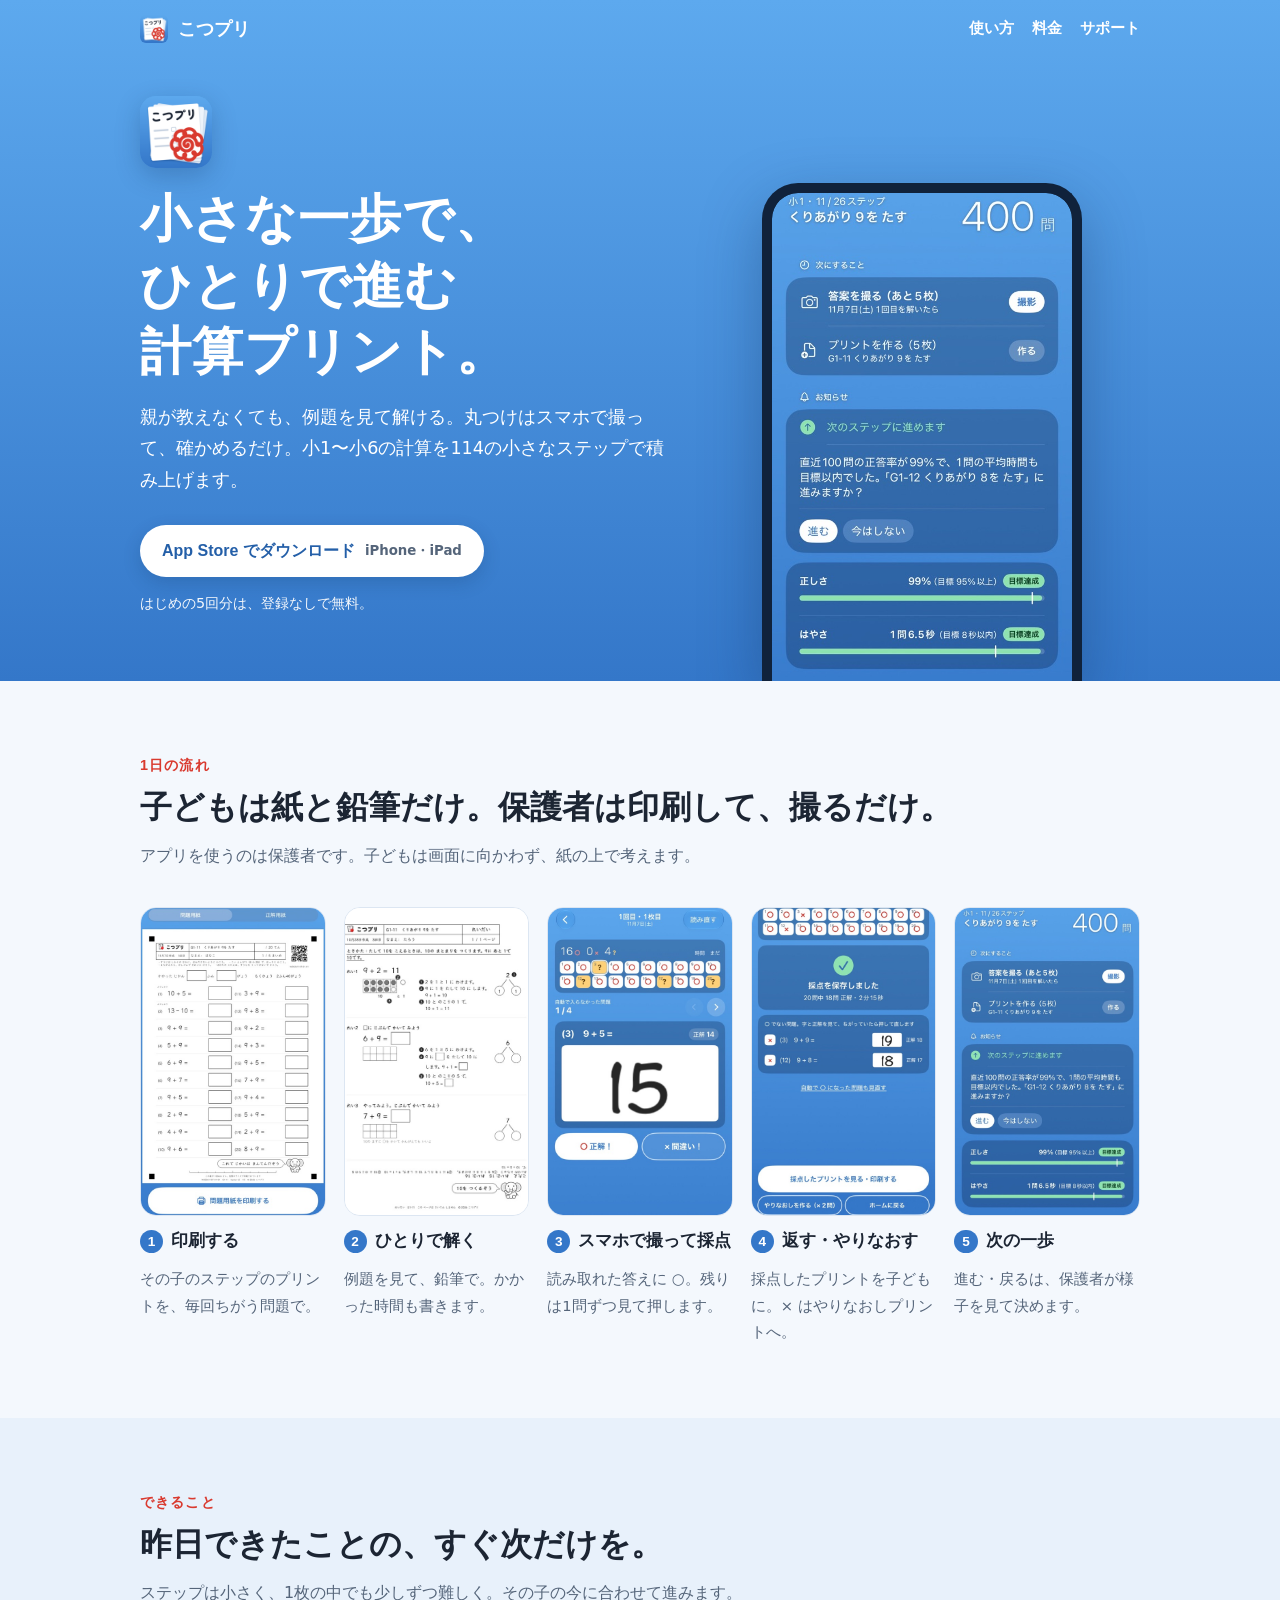
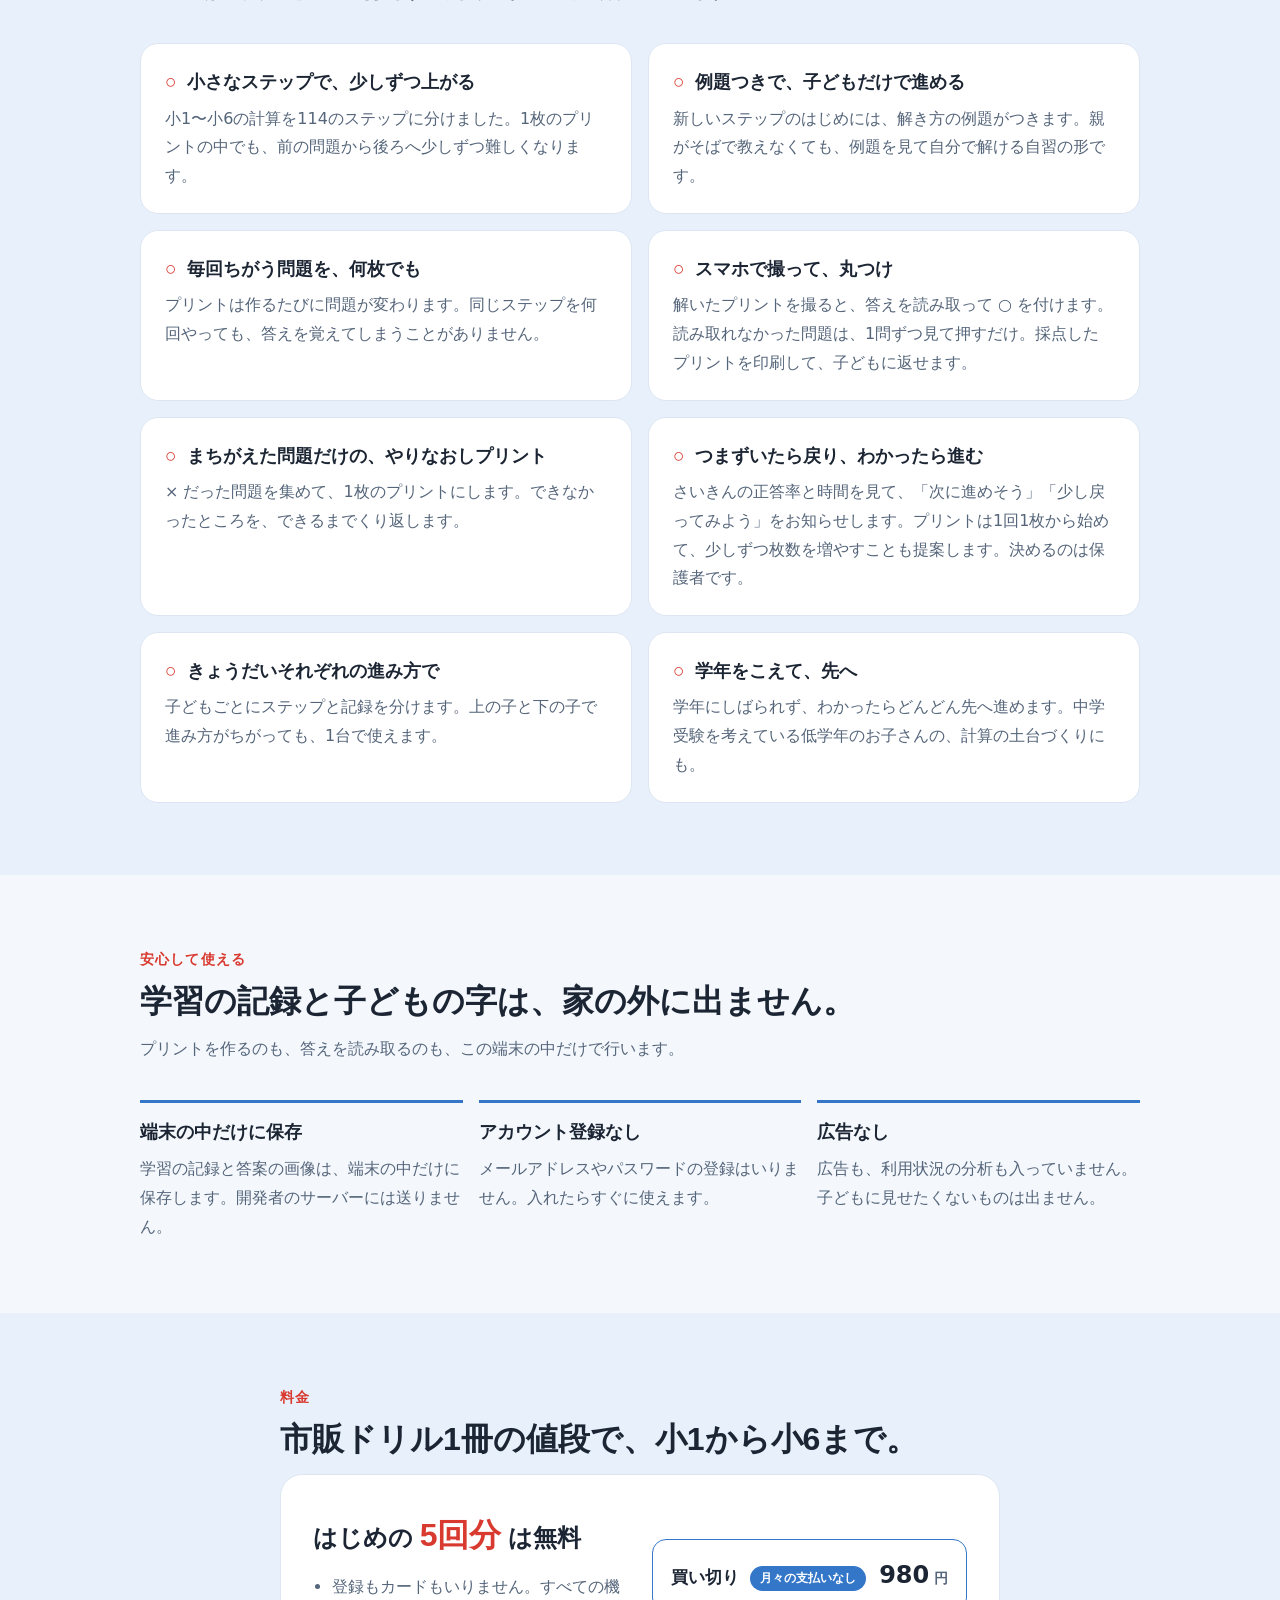
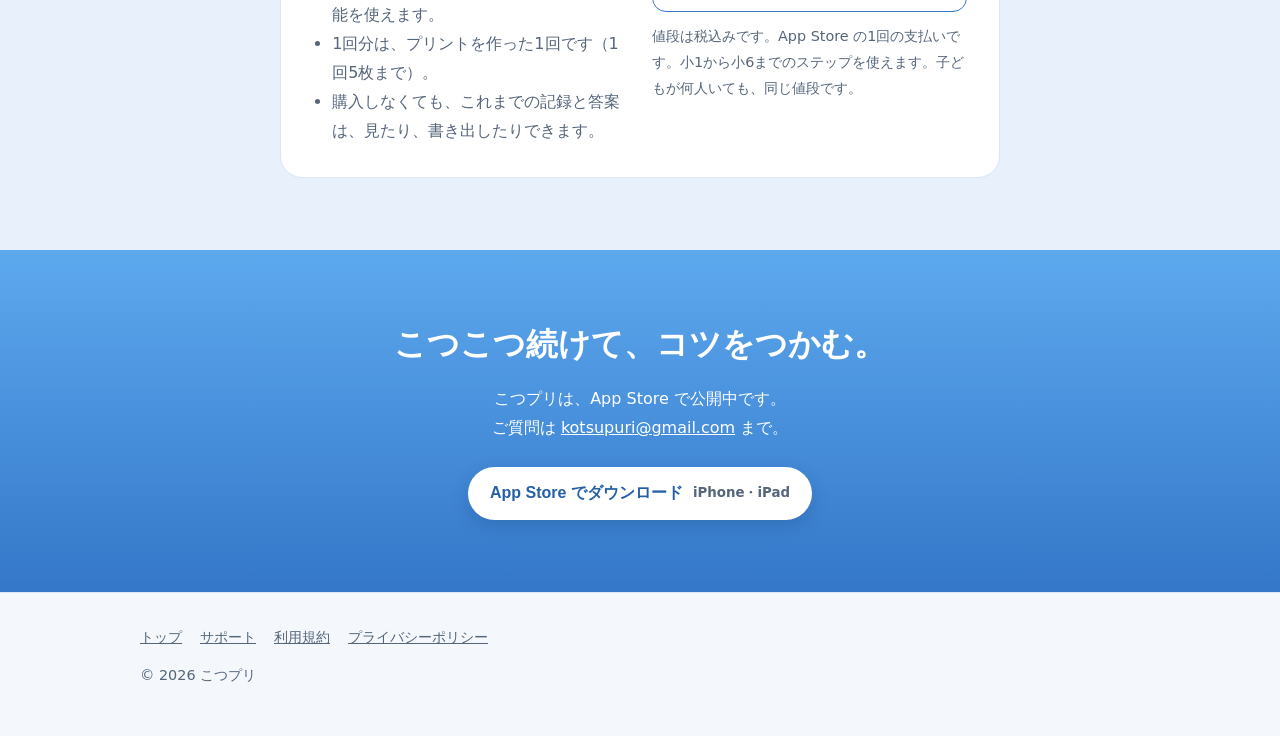
<file: index.html>
<!doctype html>
<html lang="ja">
<head>
<meta charset="utf-8">
<meta name="viewport" content="width=device-width, initial-scale=1">
<title>こつプリ｜小学生の計算プリントをスマホで丸つけ（iPhone・iPad アプリ）</title>
<meta name="description" content="小1〜小6の計算を114のステップに分けた、小学生の計算プリントのアプリ。例題つきのプリントを印刷して、子どもがひとりで解き、スマホで撮って採点。市販ドリル1冊の値段で、くり返し取り組めます。はじめの5回分は無料です。">
<link rel="canonical" href="https://kotsupuri.github.io/">
<link rel="icon" href="images/icon-64.png" type="image/png">
<link rel="apple-touch-icon" href="images/icon-180.png">
<meta name="theme-color" content="#5DA9EE">
<meta name="apple-itunes-app" content="app-id=6830672966">
<meta property="og:type" content="website">
<meta property="og:site_name" content="こつプリ">
<meta property="og:title" content="こつプリ｜小学生の計算プリントをスマホで丸つけ">
<meta property="og:description" content="例題つきのプリントを印刷して、子どもがひとりで解き、スマホで撮って採点。市販ドリル1冊の値段で、小1から小6まで。">
<meta property="og:url" content="https://kotsupuri.github.io/">
<meta property="og:image" content="https://kotsupuri.github.io/images/ogp_x.png">
<meta property="og:image:width" content="1200">
<meta property="og:image:height" content="630">
<meta property="og:locale" content="ja_JP">
<meta name="twitter:card" content="summary_large_image">
<link rel="stylesheet" href="style.css">
<script type="application/ld+json">
{
  "@context": "https://schema.org",
  "@type": "SoftwareApplication",
  "name": "こつプリ",
  "alternateName": "Kotsupuri",
  "description": "小1〜小6の計算を114のステップに分けた、小学生の計算プリントのアプリ。例題つきのプリントを印刷して子どもがひとりで解き、スマホで撮って採点します。",
  "applicationCategory": "EducationalApplication",
  "operatingSystem": "iOS 18 以上（iPhone）、iPadOS 18 以上（iPad）",
  "inLanguage": "ja",
  "url": "https://kotsupuri.github.io/",
  "downloadUrl": "https://apps.apple.com/jp/app/id6830672966",
  "image": "https://kotsupuri.github.io/images/icon-512.png",
  "offers": [
    { "@type": "Offer", "name": "はじめの5回分", "price": "0", "priceCurrency": "JPY" },
    { "@type": "Offer", "name": "買い切り", "price": "980", "priceCurrency": "JPY" }
  ]
}
</script>
</head>
<body>
<header class="topbar on-hero">
  <div class="wrap bar">
    <a class="brand" href="./"><img src="images/icon-64.png" alt="" width="28" height="28">こつプリ</a>
    <nav><a href="#flow">使い方</a><a href="#price">料金</a><a href="support.html">サポート</a></nav>
  </div>
</header>

<div class="hero">
  <div class="wrap hero-grid">
    <div class="hero-copy">
      <p class="app-name"><img src="images/icon-180.png" alt="こつプリのアイコン" width="72" height="72"></p>
      <h1><span>小さな一歩で、</span><span>ひとりで進む</span><span>計算プリント。</span></h1>
      <p class="lead">親が教えなくても、例題を見て解ける。丸つけはスマホで撮って、確かめるだけ。小1〜小6の計算を114の小さなステップで積み上げます。</p>
      <a class="badge" href="https://apps.apple.com/jp/app/id6830672966">App Store でダウンロード <small>iPhone・iPad</small></a>
      <p class="hero-note">はじめの5回分は、登録なしで無料。</p>
    </div>
    <div class="hero-phone">
      <div class="phone"><img src="images/screen-decide.jpg" alt="ホームの画面。次にすること（答案を撮る・プリントを作る）と、次のステップに進めるというお知らせ" width="540" height="880"></div>
    </div>
  </div>
</div>

<main>
  <section id="flow">
    <div class="wrap">
      <p class="eyebrow">1日の流れ</p>
      <h2><span>子どもは紙と鉛筆だけ。</span><span>保護者は印刷して、撮るだけ。</span></h2>
      <p class="section-lead">アプリを使うのは保護者です。子どもは画面に向かわず、紙の上で考えます。</p>
      <ol class="flow">
        <li>
          <figure><img src="images/screen-print.jpg" alt="プリントの印刷の画面" loading="lazy" width="540" height="900"></figure>
          <h3>印刷する</h3>
          <p>その子のステップのプリントを、毎回ちがう問題で。</p>
        </li>
        <li>
          <figure><img src="images/screen-solve.jpg" alt="印刷した計算プリント" loading="lazy" width="540" height="764"></figure>
          <h3>ひとりで解く</h3>
          <p>例題を見て、鉛筆で。かかった時間も書きます。</p>
        </li>
        <li>
          <figure><img src="images/screen-grade.jpg" alt="撮った答案を採点する画面" loading="lazy" width="540" height="900"></figure>
          <h3>スマホで撮って採点</h3>
          <p>読み取れた答えに ○。残りは1問ずつ見て押します。</p>
        </li>
        <li>
          <figure><img src="images/screen-retry.jpg" alt="採点を保存した画面と、やりなおしを作るボタン" loading="lazy" width="540" height="900"></figure>
          <h3>返す・やりなおす</h3>
          <p>採点したプリントを子どもに。× はやりなおしプリントへ。</p>
        </li>
        <li>
          <figure><img src="images/screen-decide.jpg" alt="次のステップに進めるというお知らせ" loading="lazy" width="540" height="880"></figure>
          <h3>次の一歩</h3>
          <p>進む・戻るは、保護者が様子を見て決めます。</p>
        </li>
      </ol>
    </div>
  </section>

  <section class="alt" id="features">
    <div class="wrap">
      <p class="eyebrow">できること</p>
      <h2><span>昨日できたことの、</span><span>すぐ次だけを。</span></h2>
      <p class="section-lead">ステップは小さく、1枚の中でも少しずつ難しく。その子の今に合わせて進みます。</p>
      <div class="features">
        <div class="feature"><h3><span class="mark" aria-hidden="true">○</span>小さなステップで、少しずつ上がる</h3><p>小1〜小6の計算を114のステップに分けました。1枚のプリントの中でも、前の問題から後ろへ少しずつ難しくなります。</p></div>
        <div class="feature"><h3><span class="mark" aria-hidden="true">○</span>例題つきで、子どもだけで進める</h3><p>新しいステップのはじめには、解き方の例題がつきます。親がそばで教えなくても、例題を見て自分で解ける自習の形です。</p></div>
        <div class="feature"><h3><span class="mark" aria-hidden="true">○</span>毎回ちがう問題を、何枚でも</h3><p>プリントは作るたびに問題が変わります。同じステップを何回やっても、答えを覚えてしまうことがありません。</p></div>
        <div class="feature"><h3><span class="mark" aria-hidden="true">○</span>スマホで撮って、丸つけ</h3><p>解いたプリントを撮ると、答えを読み取って ○ を付けます。読み取れなかった問題は、1問ずつ見て押すだけ。採点したプリントを印刷して、子どもに返せます。</p></div>
        <div class="feature"><h3><span class="mark" aria-hidden="true">○</span>まちがえた問題だけの、やりなおしプリント</h3><p>× だった問題を集めて、1枚のプリントにします。できなかったところを、できるまでくり返します。</p></div>
        <div class="feature"><h3><span class="mark" aria-hidden="true">○</span>つまずいたら戻り、わかったら進む</h3><p>さいきんの正答率と時間を見て、「次に進めそう」「少し戻ってみよう」をお知らせします。プリントは1回1枚から始めて、少しずつ枚数を増やすことも提案します。決めるのは保護者です。</p></div>
        <div class="feature"><h3><span class="mark" aria-hidden="true">○</span>きょうだいそれぞれの進み方で</h3><p>子どもごとにステップと記録を分けます。上の子と下の子で進み方がちがっても、1台で使えます。</p></div>
        <div class="feature"><h3><span class="mark" aria-hidden="true">○</span>学年をこえて、先へ</h3><p>学年にしばられず、わかったらどんどん先へ進めます。中学受験を考えている低学年のお子さんの、計算の土台づくりにも。</p></div>
      </div>
    </div>
  </section>

  <section id="promise">
    <div class="wrap">
      <p class="eyebrow">安心して使える</p>
      <h2><span>学習の記録と子どもの字は、</span><span>家の外に出ません。</span></h2>
      <p class="section-lead">プリントを作るのも、答えを読み取るのも、この端末の中だけで行います。</p>
      <div class="promises">
        <div class="promise"><h3>端末の中だけに保存</h3><p>学習の記録と答案の画像は、端末の中だけに保存します。開発者のサーバーには送りません。</p></div>
        <div class="promise"><h3>アカウント登録なし</h3><p>メールアドレスやパスワードの登録はいりません。入れたらすぐに使えます。</p></div>
        <div class="promise"><h3>広告なし</h3><p>広告も、利用状況の分析も入っていません。子どもに見せたくないものは出ません。</p></div>
      </div>
    </div>
  </section>

  <section class="alt" id="price">
    <div class="wrap narrow">
      <p class="eyebrow">料金</p>
      <h2><span>市販ドリル1冊の値段で、</span><span>小1から小6まで。</span></h2>
      <div class="price">
        <div>
          <p class="price-free"><span>はじめの <strong>5回分</strong></span> <span>は無料</span></p>
          <ul>
            <li>登録もカードもいりません。すべての機能を使えます。</li>
            <li>1回分は、プリントを作った1回です（1回5枚まで）。</li>
            <li>購入しなくても、これまでの記録と答案は、見たり、書き出したりできます。</li>
          </ul>
        </div>
        <div class="plans">
          <div class="plan best"><b>買い切り <span class="tag">月々の支払いなし</span></b><span class="amount">980<small> 円</small></span></div>
          <p class="note">値段は税込みです。App Store の1回の支払いです。小1から小6までのステップを使えます。子どもが何人いても、同じ値段です。</p>
        </div>
      </div>
    </div>
  </section>

  <section class="cta">
    <div class="wrap narrow">
      <h2><span>こつこつ続けて、</span><span>コツをつかむ。</span></h2>
      <p>こつプリは、App Store で公開中です。<br>ご質問は <a href="mailto:kotsupuri@gmail.com" style="color:#fff">kotsupuri@gmail.com</a> まで。</p>
      <a class="badge" href="https://apps.apple.com/jp/app/id6830672966">App Store でダウンロード <small>iPhone・iPad</small></a>
    </div>
  </section>
</main>

<footer class="footer"><div class="wrap"><nav><a href="./">トップ</a><a href="support.html">サポート</a><a href="terms.html">利用規約</a><a href="privacy.html">プライバシーポリシー</a></nav><p>© 2026 こつプリ</p></div></footer>
</body>
</html>
</file>
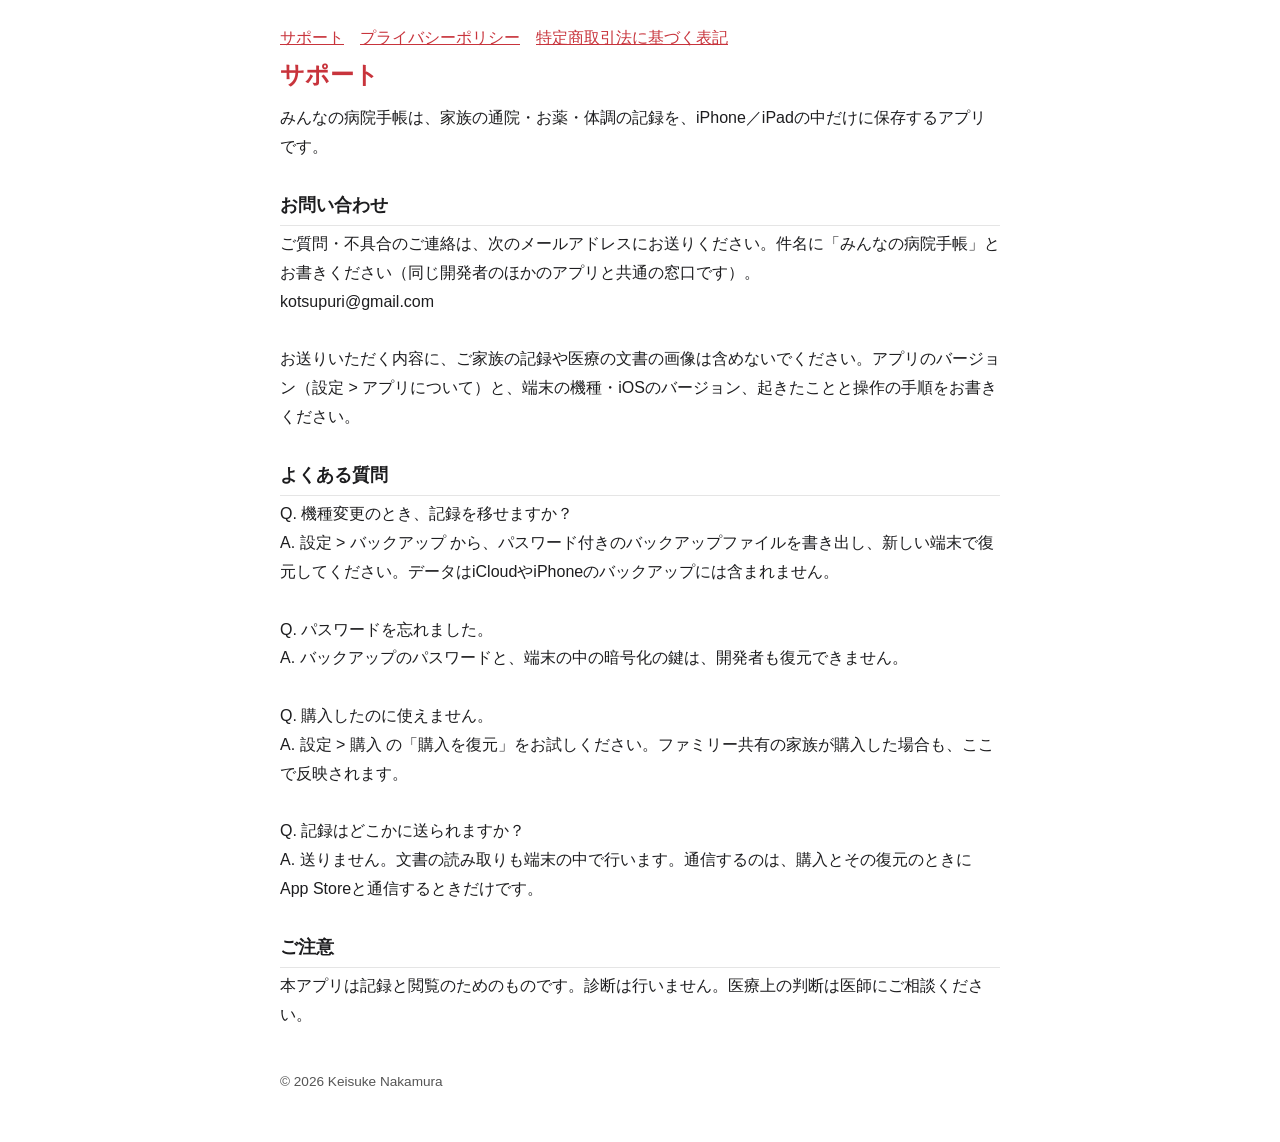
<file: familyhealthrecords/index.html>
<!doctype html>
<html lang="ja"><head><meta charset="utf-8"><meta name="viewport" content="width=device-width,initial-scale=1">
<title>サポート｜みんなの病院手帳</title><style>
:root{--bg:#ffffff;--text:#1d1d1f;--sub:#555;--accent:#C8343C;--line:#e5e5e5}
@media (prefers-color-scheme:dark){:root{--bg:#111;--text:#f2f2f2;--sub:#aaa;--accent:#E0555C;--line:#333}}
body{background:var(--bg);color:var(--text);font-family:-apple-system,"Hiragino Sans","Hiragino Kaku Gothic ProN",sans-serif;line-height:1.8;margin:0}
main{max-width:720px;margin:0 auto;padding:24px 16px 48px}
h1{font-size:1.5rem;color:var(--accent);margin:0 0 8px}
h2{font-size:1.1rem;margin:28px 0 4px;border-bottom:1px solid var(--line);padding-bottom:4px}
p{margin:4px 0 12px;white-space:pre-wrap}
nav a{color:var(--accent);margin-right:16px}
footer{color:var(--sub);font-size:.85rem;margin-top:40px}
</style></head>
<body><main>
<nav><a href="index.html">サポート</a><a href="privacy.html">プライバシーポリシー</a><a href="tokushoho.html">特定商取引法に基づく表記</a></nav>
<h1>サポート</h1>
<p>みんなの病院手帳は、家族の通院・お薬・体調の記録を、iPhone／iPadの中だけに保存するアプリです。</p>
<h2>お問い合わせ</h2>
<p>ご質問・不具合のご連絡は、次のメールアドレスにお送りください。件名に「みんなの病院手帳」とお書きください（同じ開発者のほかのアプリと共通の窓口です）。
kotsupuri@gmail.com

お送りいただく内容に、ご家族の記録や医療の文書の画像は含めないでください。アプリのバージョン（設定 &gt; アプリについて）と、端末の機種・iOSのバージョン、起きたことと操作の手順をお書きください。</p>
<h2>よくある質問</h2>
<p>Q. 機種変更のとき、記録を移せますか？
A. 設定 &gt; バックアップ から、パスワード付きのバックアップファイルを書き出し、新しい端末で復元してください。データはiCloudやiPhoneのバックアップには含まれません。

Q. パスワードを忘れました。
A. バックアップのパスワードと、端末の中の暗号化の鍵は、開発者も復元できません。

Q. 購入したのに使えません。
A. 設定 &gt; 購入 の「購入を復元」をお試しください。ファミリー共有の家族が購入した場合も、ここで反映されます。

Q. 記録はどこかに送られますか？
A. 送りません。文書の読み取りも端末の中で行います。通信するのは、購入とその復元のときにApp Storeと通信するときだけです。</p>
<h2>ご注意</h2>
<p>本アプリは記録と閲覧のためのものです。診断は行いません。医療上の判断は医師にご相談ください。</p>

<footer>© 2026 Keisuke Nakamura</footer>
</main></body></html>
</file>
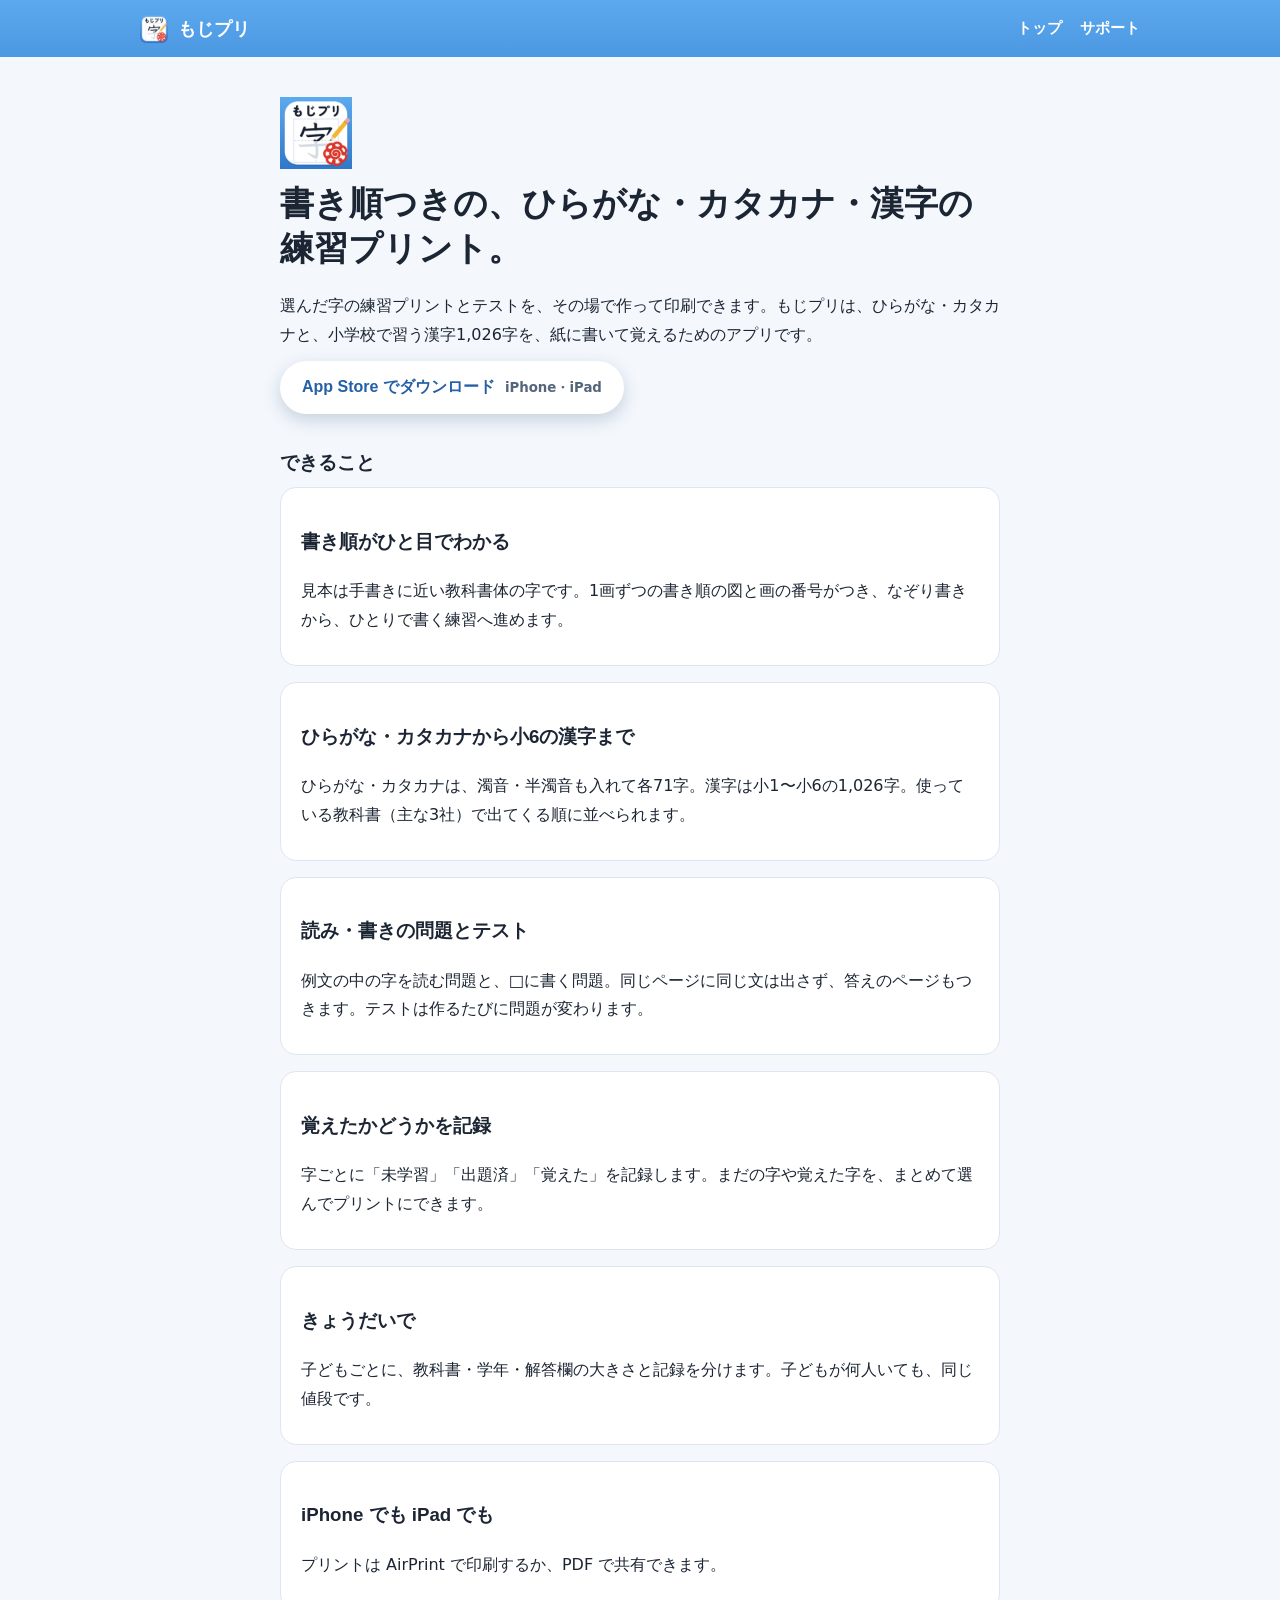
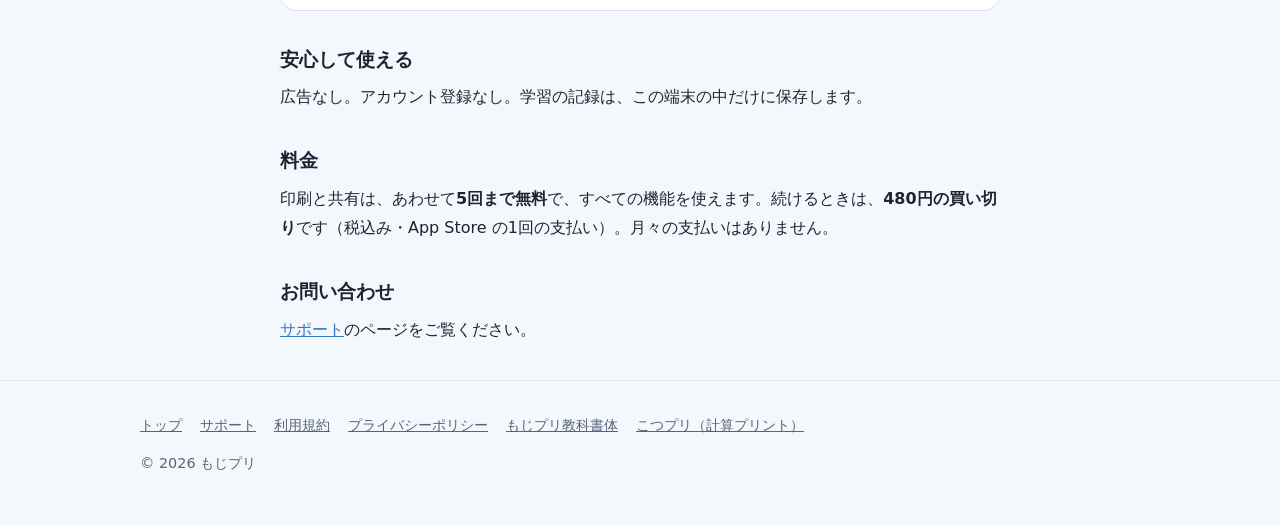
<file: mojipuri/index.html>
<!doctype html>
<html lang="ja">
<head>
<meta charset="utf-8">
<meta name="viewport" content="width=device-width, initial-scale=1">
<title>もじプリ</title>
<meta name="description" content="ひらがな・カタカナと小1〜小6の漢字1,026字の、書き順つき練習プリントとテストを作るアプリ「もじプリ」。">
<link rel="canonical" href="https://kotsupuri.github.io/mojipuri/">
<link rel="icon" href="images/icon-64.png" type="image/png">
<link rel="apple-touch-icon" href="images/icon-180.png">
<meta property="og:type" content="website">
<meta property="og:site_name" content="もじプリ">
<meta property="og:title" content="もじプリ">
<meta property="og:image" content="https://kotsupuri.github.io/mojipuri/images/icon-512.png">
<link rel="stylesheet" href="style.css">
</head>
<body>
<header class="topbar"><div class="wrap bar"><a class="brand" href="./"><img src="images/icon-64.png" alt="" width="28" height="28">もじプリ</a><nav><a href="./">トップ</a><a href="support.html">サポート</a></nav></div></header>
<main class="wrap narrow page">
  <h1><img src="images/icon-180.png" alt="もじプリのアイコン" width="72" height="72" style="display:block;margin-bottom:12px"><span>書き順つきの、</span><span>ひらがな・カタカナ・漢字の</span><span>練習プリント。</span></h1>
  <p>選んだ字の練習プリントとテストを、その場で作って印刷できます。もじプリは、ひらがな・カタカナと、小学校で習う漢字1,026字を、紙に書いて覚えるためのアプリです。</p>
  <p><a class="badge" href="https://apps.apple.com/jp/app/id6832797609">App Store でダウンロード <small>iPhone・iPad</small></a></p>

  <h2>できること</h2>
  <div class="card"><h3>書き順がひと目でわかる</h3><p>見本は手書きに近い教科書体の字です。1画ずつの書き順の図と画の番号がつき、なぞり書きから、ひとりで書く練習へ進めます。</p></div>
  <div class="card"><h3>ひらがな・カタカナから小6の漢字まで</h3><p>ひらがな・カタカナは、濁音・半濁音も入れて各71字。漢字は小1〜小6の1,026字。使っている教科書（主な3社）で出てくる順に並べられます。</p></div>
  <div class="card"><h3>読み・書きの問題とテスト</h3><p>例文の中の字を読む問題と、□に書く問題。同じページに同じ文は出さず、答えのページもつきます。テストは作るたびに問題が変わります。</p></div>
  <div class="card"><h3>覚えたかどうかを記録</h3><p>字ごとに「未学習」「出題済」「覚えた」を記録します。まだの字や覚えた字を、まとめて選んでプリントにできます。</p></div>
  <div class="card"><h3>きょうだいで</h3><p>子どもごとに、教科書・学年・解答欄の大きさと記録を分けます。子どもが何人いても、同じ値段です。</p></div>
  <div class="card"><h3>iPhone でも iPad でも</h3><p>プリントは AirPrint で印刷するか、PDF で共有できます。</p></div>

  <h2>安心して使える</h2>
  <p>広告なし。アカウント登録なし。学習の記録は、この端末の中だけに保存します。</p>

  <h2>料金</h2>
  <p>印刷と共有は、あわせて<strong>5回まで無料</strong>で、すべての機能を使えます。続けるときは、<strong>480円の買い切り</strong>です（税込み・App Store の1回の支払い）。月々の支払いはありません。</p>

  <h2>お問い合わせ</h2>
  <p><a href="support.html">サポート</a>のページをご覧ください。</p>
</main>
<footer class="footer"><div class="wrap"><nav><a href="./">トップ</a><a href="support.html">サポート</a><a href="terms.html">利用規約</a><a href="privacy.html">プライバシーポリシー</a><a href="font.html">もじプリ教科書体</a><a href="../">こつプリ（計算プリント）</a></nav><p>© 2026 もじプリ</p></div></footer>
</body>
</html>
</file>
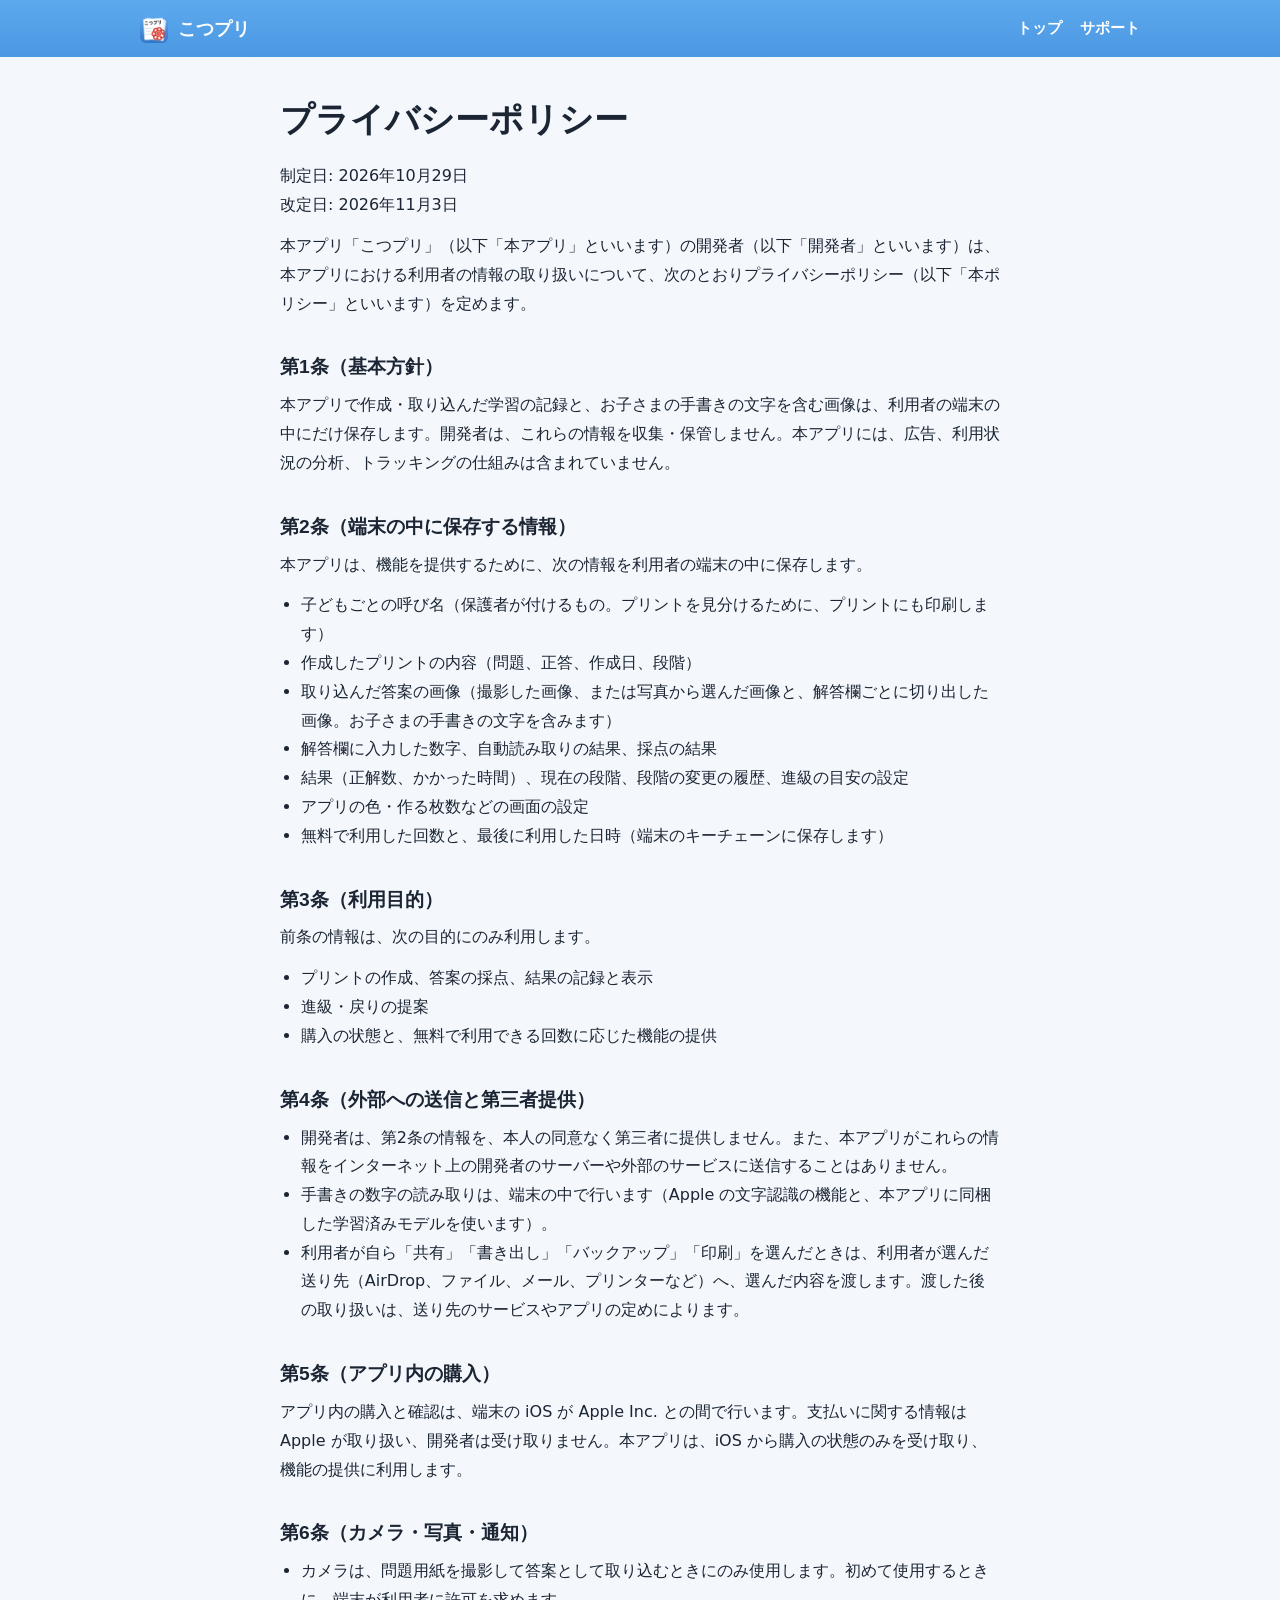
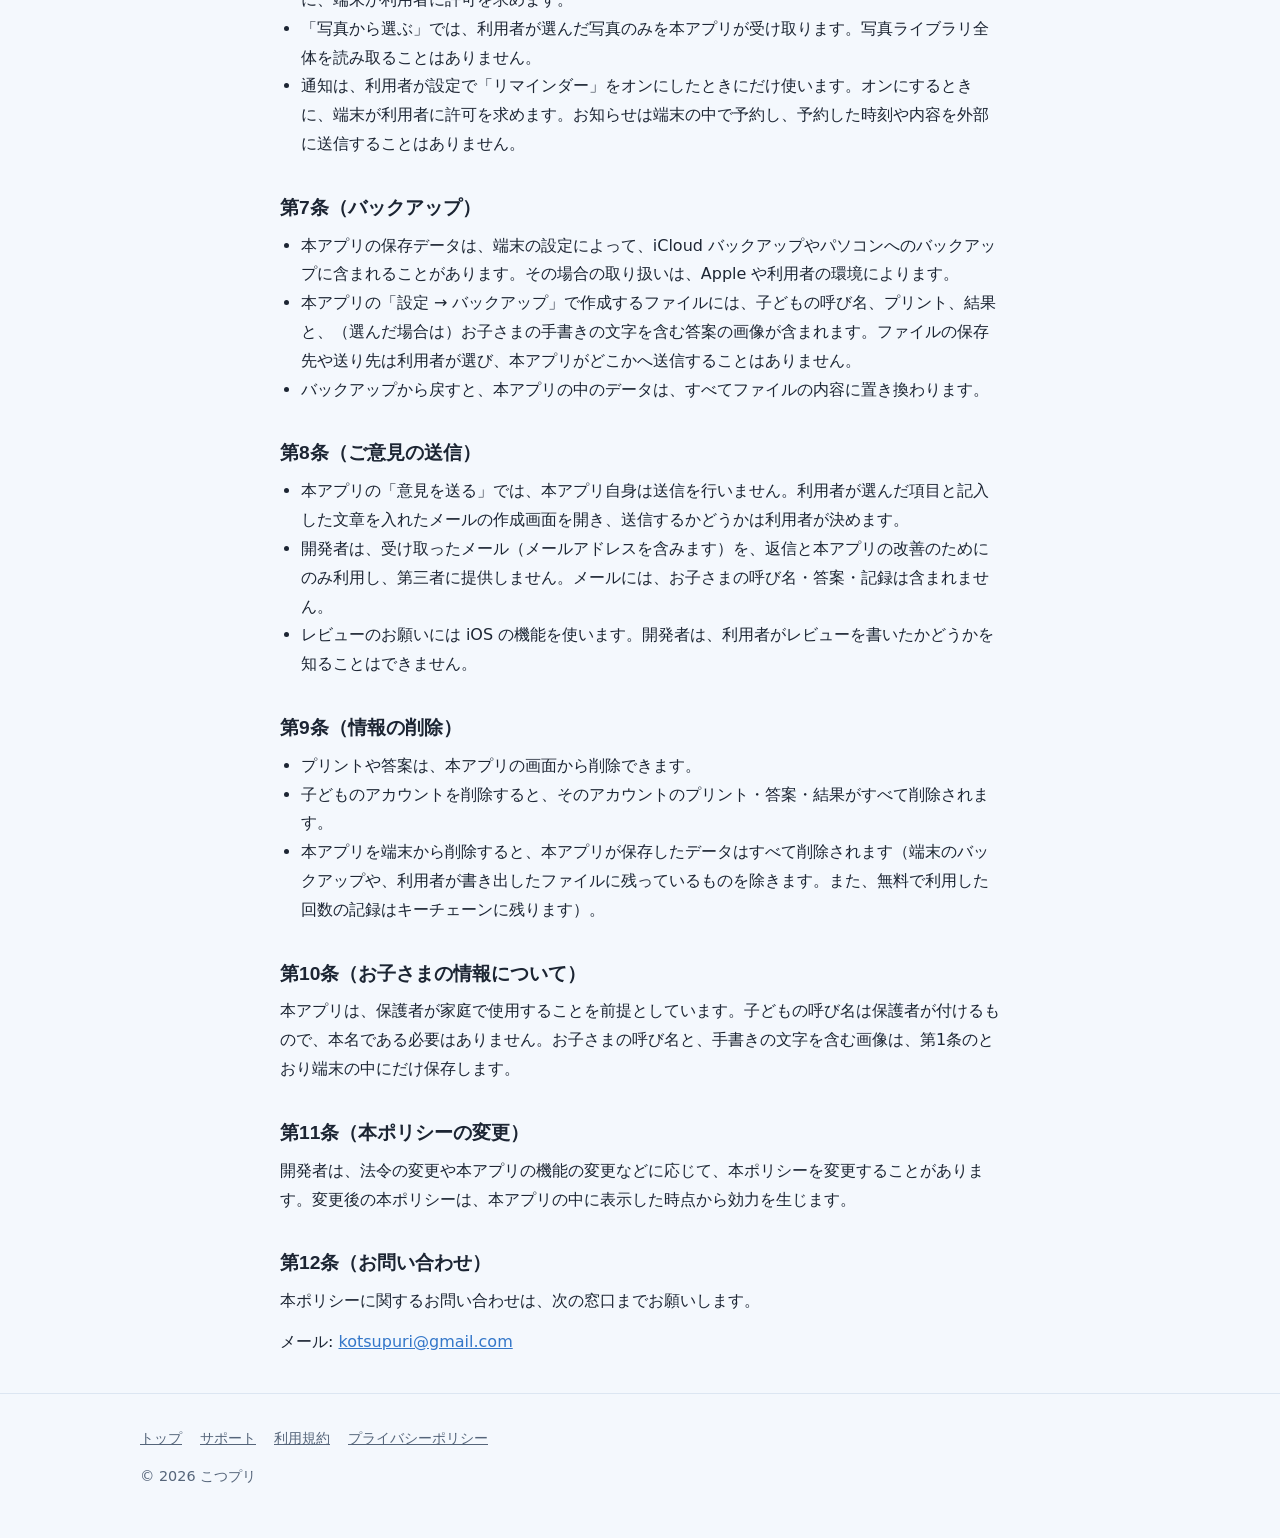
<file: privacy.html>
<!doctype html>
<html lang="ja">
<head>
<meta charset="utf-8">
<meta name="viewport" content="width=device-width, initial-scale=1">
<title>プライバシーポリシー｜こつプリ</title>
<meta name="description" content="計算プリントのアプリ「こつプリ」のプライバシーポリシーです。学習の記録とお子さまの字は、端末の中だけに保存します。">
<link rel="canonical" href="https://kotsupuri.github.io/privacy.html">
<link rel="icon" href="images/icon-64.png" type="image/png">
<link rel="apple-touch-icon" href="images/icon-180.png">
<link rel="stylesheet" href="style.css">
</head>
<body>
<header class="topbar"><div class="wrap bar"><a class="brand" href="./"><img src="images/icon-64.png" alt="" width="28" height="28">こつプリ</a><nav><a href="./">トップ</a><a href="support.html">サポート</a></nav></div></header>
<main class="wrap narrow page doc">
<h1>プライバシーポリシー</h1>
<p>制定日: 2026年10月29日<br>改定日: 2026年11月3日</p>
<p>本アプリ「こつプリ」（以下「本アプリ」といいます）の開発者（以下「開発者」といいます）は、本アプリにおける利用者の情報の取り扱いについて、次のとおりプライバシーポリシー（以下「本ポリシー」といいます）を定めます。</p>
<h2>第1条（基本方針）</h2>
<p>本アプリで作成・取り込んだ学習の記録と、お子さまの手書きの文字を含む画像は、利用者の端末の中にだけ保存します。開発者は、これらの情報を収集・保管しません。本アプリには、広告、利用状況の分析、トラッキングの仕組みは含まれていません。</p>
<h2>第2条（端末の中に保存する情報）</h2>
<p>本アプリは、機能を提供するために、次の情報を利用者の端末の中に保存します。</p>
<ul><li>子どもごとの呼び名（保護者が付けるもの。プリントを見分けるために、プリントにも印刷します）</li><li>作成したプリントの内容（問題、正答、作成日、段階）</li><li>取り込んだ答案の画像（撮影した画像、または写真から選んだ画像と、解答欄ごとに切り出した画像。お子さまの手書きの文字を含みます）</li><li>解答欄に入力した数字、自動読み取りの結果、採点の結果</li><li>結果（正解数、かかった時間）、現在の段階、段階の変更の履歴、進級の目安の設定</li><li>アプリの色・作る枚数などの画面の設定</li><li>無料で利用した回数と、最後に利用した日時（端末のキーチェーンに保存します）</li></ul>
<h2>第3条（利用目的）</h2>
<p>前条の情報は、次の目的にのみ利用します。</p>
<ul><li>プリントの作成、答案の採点、結果の記録と表示</li><li>進級・戻りの提案</li><li>購入の状態と、無料で利用できる回数に応じた機能の提供</li></ul>
<h2>第4条（外部への送信と第三者提供）</h2>
<ul><li>開発者は、第2条の情報を、本人の同意なく第三者に提供しません。また、本アプリがこれらの情報をインターネット上の開発者のサーバーや外部のサービスに送信することはありません。</li><li>手書きの数字の読み取りは、端末の中で行います（Apple の文字認識の機能と、本アプリに同梱した学習済みモデルを使います）。</li><li>利用者が自ら「共有」「書き出し」「バックアップ」「印刷」を選んだときは、利用者が選んだ送り先（AirDrop、ファイル、メール、プリンターなど）へ、選んだ内容を渡します。渡した後の取り扱いは、送り先のサービスやアプリの定めによります。</li></ul>
<h2>第5条（アプリ内の購入）</h2>
<p>アプリ内の購入と確認は、端末の iOS が Apple Inc. との間で行います。支払いに関する情報は Apple が取り扱い、開発者は受け取りません。本アプリは、iOS から購入の状態のみを受け取り、機能の提供に利用します。</p>
<h2>第6条（カメラ・写真・通知）</h2>
<ul><li>カメラは、問題用紙を撮影して答案として取り込むときにのみ使用します。初めて使用するときに、端末が利用者に許可を求めます。</li><li>「写真から選ぶ」では、利用者が選んだ写真のみを本アプリが受け取ります。写真ライブラリ全体を読み取ることはありません。</li><li>通知は、利用者が設定で「リマインダー」をオンにしたときにだけ使います。オンにするときに、端末が利用者に許可を求めます。お知らせは端末の中で予約し、予約した時刻や内容を外部に送信することはありません。</li></ul>
<h2>第7条（バックアップ）</h2>
<ul><li>本アプリの保存データは、端末の設定によって、iCloud バックアップやパソコンへのバックアップに含まれることがあります。その場合の取り扱いは、Apple や利用者の環境によります。</li><li>本アプリの「設定 → バックアップ」で作成するファイルには、子どもの呼び名、プリント、結果と、（選んだ場合は）お子さまの手書きの文字を含む答案の画像が含まれます。ファイルの保存先や送り先は利用者が選び、本アプリがどこかへ送信することはありません。</li><li>バックアップから戻すと、本アプリの中のデータは、すべてファイルの内容に置き換わります。</li></ul>
<h2>第8条（ご意見の送信）</h2>
<ul><li>本アプリの「意見を送る」では、本アプリ自身は送信を行いません。利用者が選んだ項目と記入した文章を入れたメールの作成画面を開き、送信するかどうかは利用者が決めます。</li><li>開発者は、受け取ったメール（メールアドレスを含みます）を、返信と本アプリの改善のためにのみ利用し、第三者に提供しません。メールには、お子さまの呼び名・答案・記録は含まれません。</li><li>レビューのお願いには iOS の機能を使います。開発者は、利用者がレビューを書いたかどうかを知ることはできません。</li></ul>
<h2>第9条（情報の削除）</h2>
<ul><li>プリントや答案は、本アプリの画面から削除できます。</li><li>子どものアカウントを削除すると、そのアカウントのプリント・答案・結果がすべて削除されます。</li><li>本アプリを端末から削除すると、本アプリが保存したデータはすべて削除されます（端末のバックアップや、利用者が書き出したファイルに残っているものを除きます。また、無料で利用した回数の記録はキーチェーンに残ります）。</li></ul>
<h2>第10条（お子さまの情報について）</h2>
<p>本アプリは、保護者が家庭で使用することを前提としています。子どもの呼び名は保護者が付けるもので、本名である必要はありません。お子さまの呼び名と、手書きの文字を含む画像は、第1条のとおり端末の中にだけ保存します。</p>
<h2>第11条（本ポリシーの変更）</h2>
<p>開発者は、法令の変更や本アプリの機能の変更などに応じて、本ポリシーを変更することがあります。変更後の本ポリシーは、本アプリの中に表示した時点から効力を生じます。</p>
<h2>第12条（お問い合わせ）</h2>
<p>本ポリシーに関するお問い合わせは、次の窓口までお願いします。</p>
<p>メール: <a href="mailto:kotsupuri@gmail.com">kotsupuri@gmail.com</a></p>
</main>
<footer class="footer"><div class="wrap"><nav><a href="./">トップ</a><a href="support.html">サポート</a><a href="terms.html">利用規約</a><a href="privacy.html">プライバシーポリシー</a></nav><p>© 2026 こつプリ</p></div></footer>
</body>
</html>
</file>
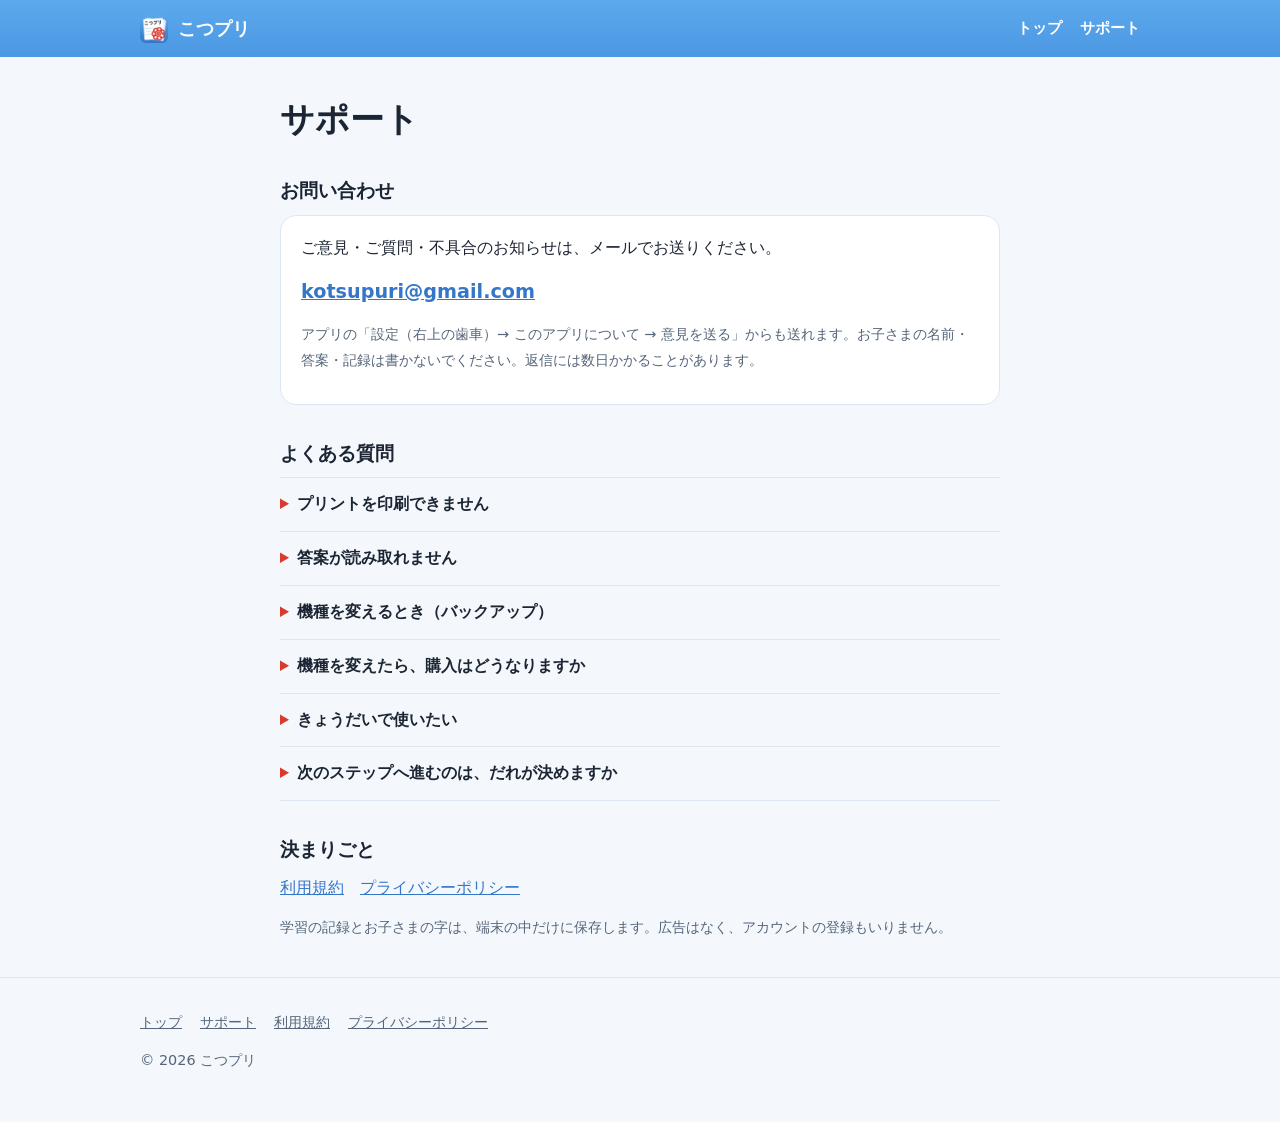
<file: support.html>
<!doctype html>
<html lang="ja">
<head>
<meta charset="utf-8">
<meta name="viewport" content="width=device-width, initial-scale=1">
<title>サポート｜こつプリ</title>
<meta name="description" content="計算プリントのアプリ「こつプリ」のサポートです。お問い合わせ先と、印刷・読み取り・機種変更・購入などのよくある質問。">
<link rel="canonical" href="https://kotsupuri.github.io/support.html">
<link rel="icon" href="images/icon-64.png" type="image/png">
<link rel="apple-touch-icon" href="images/icon-180.png">
<meta property="og:type" content="website">
<meta property="og:site_name" content="こつプリ">
<meta property="og:title" content="サポート｜こつプリ">
<meta property="og:image" content="https://kotsupuri.github.io/images/ogp.png">
<meta name="twitter:card" content="summary_large_image">
<link rel="stylesheet" href="style.css">
</head>
<body>
<header class="topbar"><div class="wrap bar"><a class="brand" href="./"><img src="images/icon-64.png" alt="" width="28" height="28">こつプリ</a><nav><a href="./">トップ</a><a href="support.html">サポート</a></nav></div></header>

<main class="wrap narrow page">
  <h1>サポート</h1>
  <h2>お問い合わせ</h2>
  <div class="card">
    <p>ご意見・ご質問・不具合のお知らせは、メールでお送りください。</p>
    <p class="contact"><a href="mailto:kotsupuri@gmail.com">kotsupuri@gmail.com</a></p>
    <p class="note">アプリの「設定（右上の歯車）→ このアプリについて → 意見を送る」からも送れます。お子さまの名前・答案・記録は書かないでください。返信には数日かかることがあります。</p>
  </div>

  <h2>よくある質問</h2>
  <details>
    <summary>プリントを印刷できません</summary>
    <p>AirPrint に対応したプリンターと、同じ Wi-Fi につないでください。印刷の画面の右上の共有ボタンから PDF を保存して、ほかのアプリやパソコンから印刷することもできます。</p>
  </details>
  <details>
    <summary>答案が読み取れません</summary>
    <p>プリントの四隅の黒い四角と、右上の QR コードが入るように、明るいところで撮ってください。数字が自動で決まらなかった問題は、採点の画面で1問ずつ「正解」「間違い」を押して決めます。</p>
    <p>こつプリで作ったプリントだけを取り込めます。子どもを切り替えているときは、その子のプリントかを確かめてください。</p>
  </details>
  <details>
    <summary>機種を変えるとき（バックアップ）</summary>
    <ol>
      <li>前の端末で「設定（右上の歯車）→ バックアップ → バックアップを作る」を押し、できたファイルを「ファイル」アプリや AirDrop で新しい端末に送ります。</li>
      <li>新しい端末でこつプリを入れ、「設定 → バックアップ → バックアップから戻す」でそのファイルを選びます。</li>
    </ol>
    <p>学習の記録はこの端末の中だけにあるので、バックアップを作らずに消すと戻せません。</p>
  </details>
  <details>
    <summary>機種を変えたら、購入はどうなりますか</summary>
    <p>同じ Apple ID なら、もう一度お金はかかりません。「設定（右上の歯車）→ ご購入 → 購入を復元」を押してください。</p>
    <p>購入しなくても、これまでの記録と答案は、見たり、書き出したりできます。止まるのは、プリントを作ることと採点することだけです。</p>
  </details>
  <details>
    <summary>きょうだいで使いたい</summary>
    <p>左上の子どもの名前を押して「子どもを追加」を選びます。子どもごとにステップと記録を分けます。子どもが何人いても、値段は同じです。</p>
  </details>
  <details>
    <summary>次のステップへ進むのは、だれが決めますか</summary>
    <p>保護者です。正答率と時間が目安に届くと、ホームで「次に進めそう」とお知らせします。進むか戻るかは、保護者がお子さまの様子を見て決めてください。目安は設定で変えられます。</p>
  </details>

  <h2>決まりごと</h2>
  <p><a href="terms.html">利用規約</a>　<a href="privacy.html">プライバシーポリシー</a></p>
  <p class="note">学習の記録とお子さまの字は、端末の中だけに保存します。広告はなく、アカウントの登録もいりません。</p>
</main>

<footer class="footer"><div class="wrap"><nav><a href="./">トップ</a><a href="support.html">サポート</a><a href="terms.html">利用規約</a><a href="privacy.html">プライバシーポリシー</a></nav><p>© 2026 こつプリ</p></div></footer>
</body>
</html>
</file>
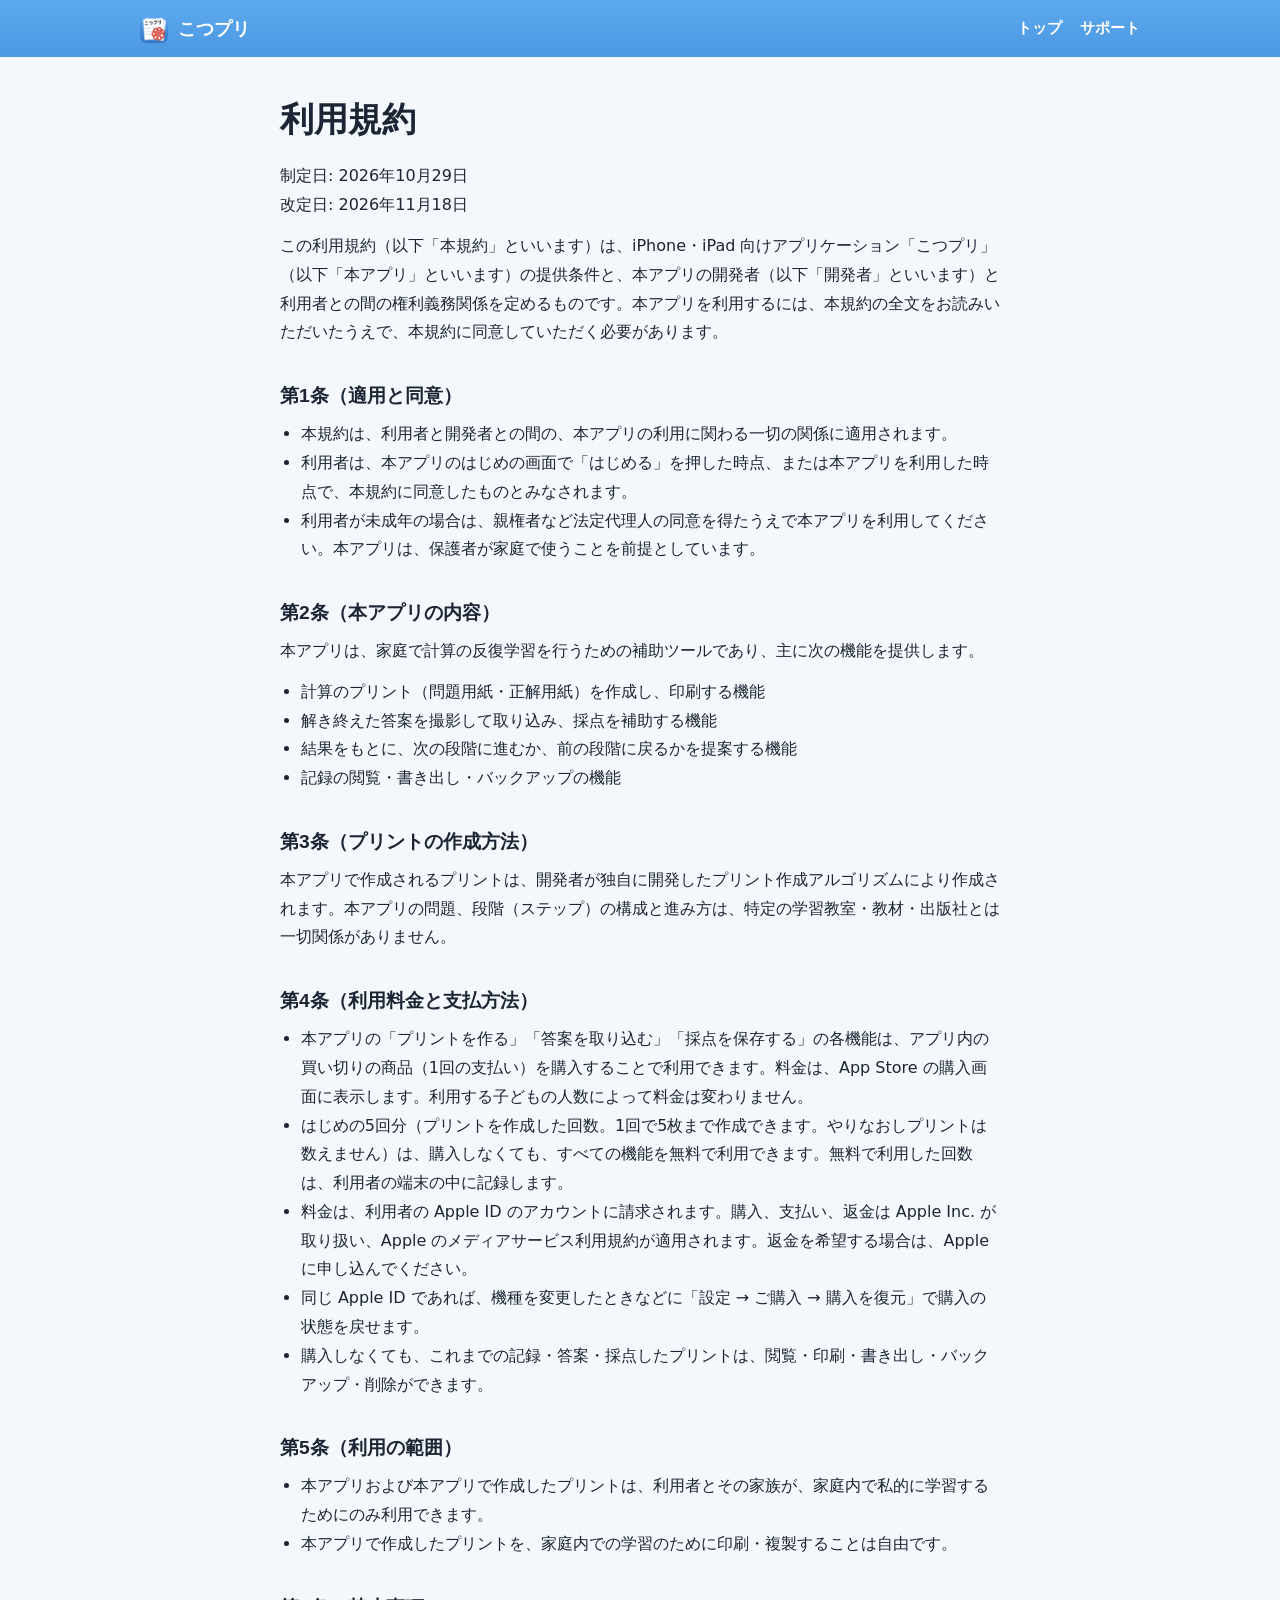
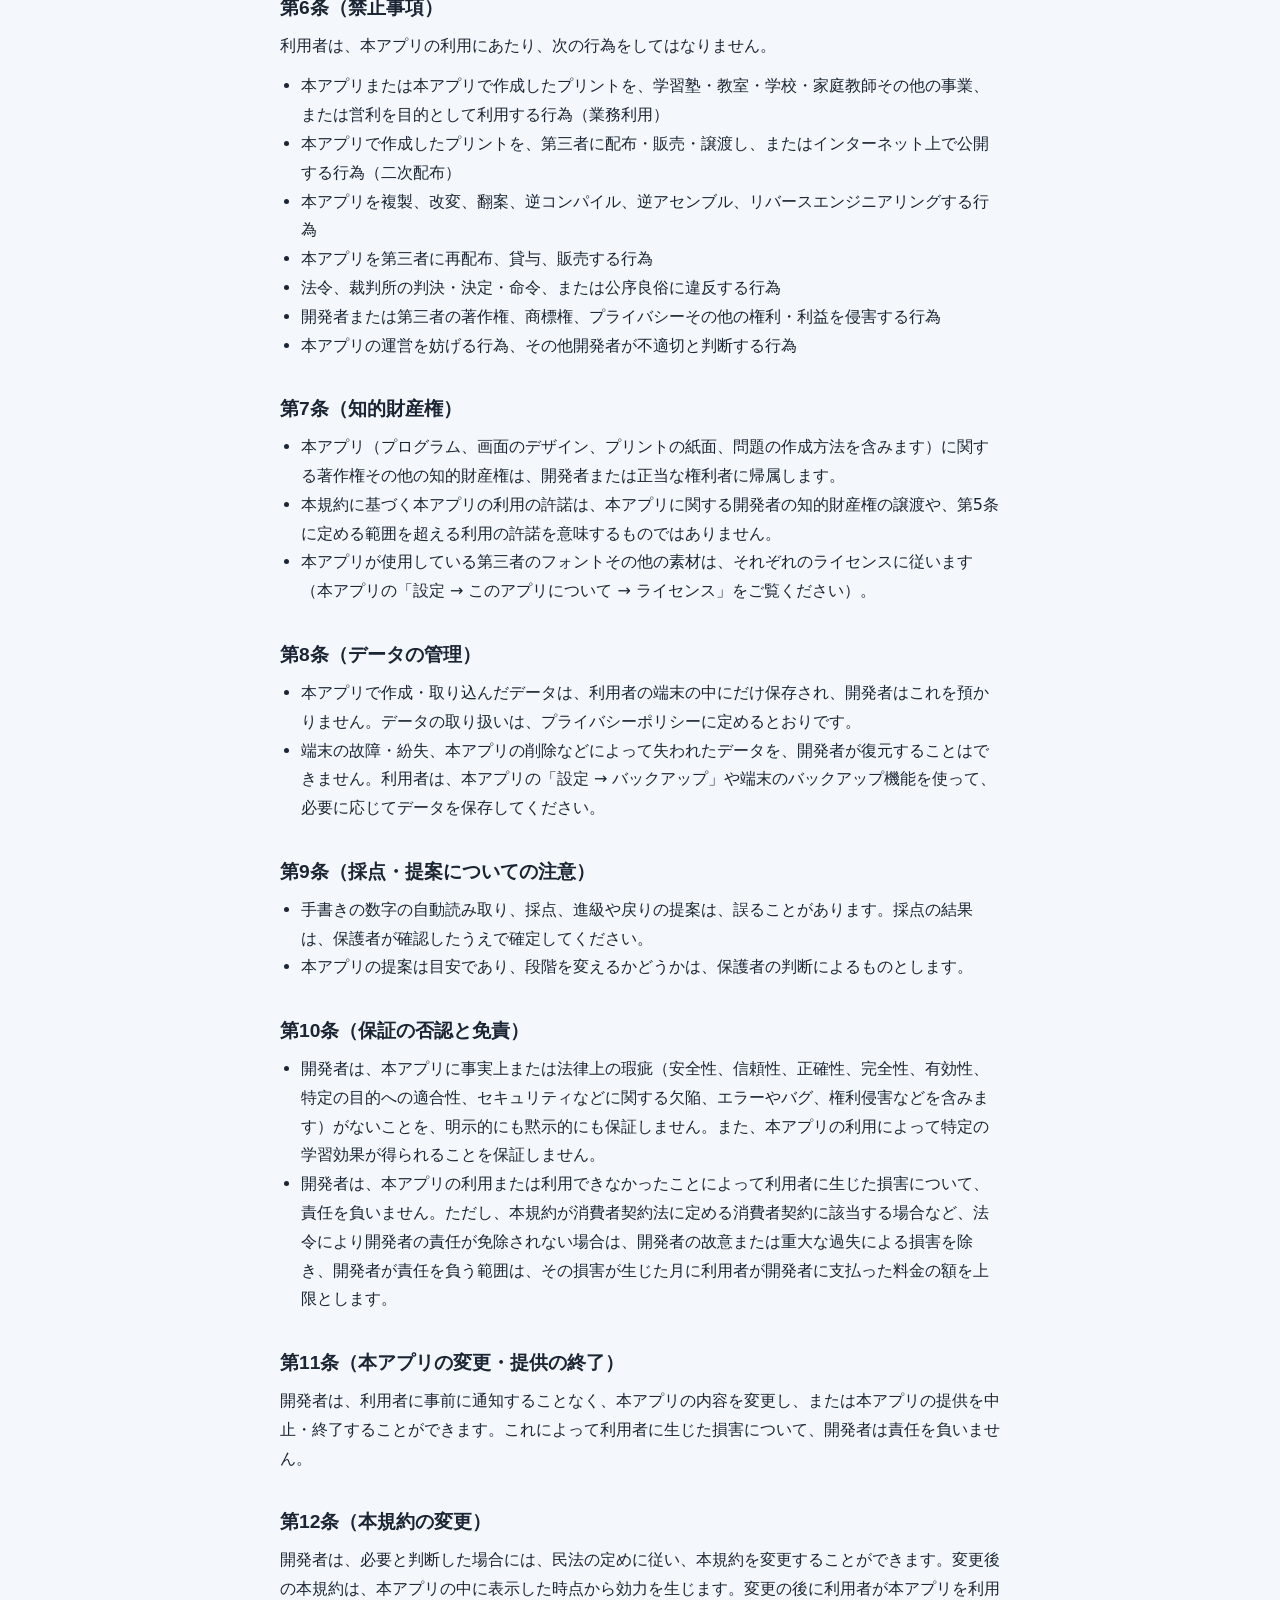
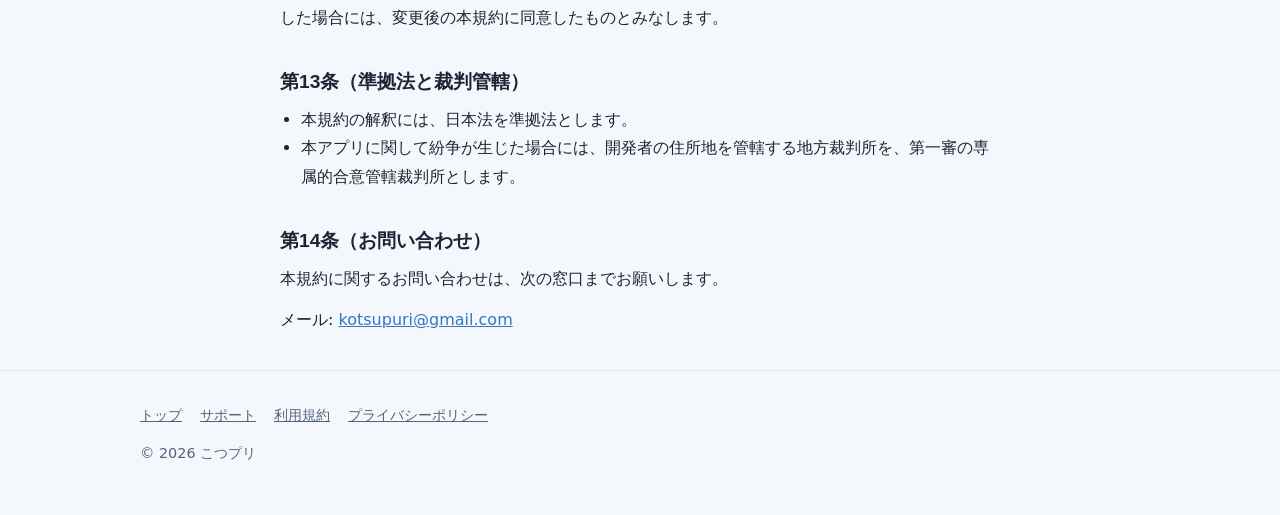
<file: terms.html>
<!doctype html>
<html lang="ja">
<head>
<meta charset="utf-8">
<meta name="viewport" content="width=device-width, initial-scale=1">
<title>利用規約｜こつプリ</title>
<meta name="description" content="計算プリントのアプリ「こつプリ」の利用規約です。">
<link rel="canonical" href="https://kotsupuri.github.io/terms.html">
<link rel="icon" href="images/icon-64.png" type="image/png">
<link rel="apple-touch-icon" href="images/icon-180.png">
<link rel="stylesheet" href="style.css">
</head>
<body>
<header class="topbar"><div class="wrap bar"><a class="brand" href="./"><img src="images/icon-64.png" alt="" width="28" height="28">こつプリ</a><nav><a href="./">トップ</a><a href="support.html">サポート</a></nav></div></header>
<main class="wrap narrow page doc">
<h1>利用規約</h1>
<p>制定日: 2026年10月29日<br>改定日: 2026年11月18日</p>
<p>この利用規約（以下「本規約」といいます）は、iPhone・iPad 向けアプリケーション「こつプリ」（以下「本アプリ」といいます）の提供条件と、本アプリの開発者（以下「開発者」といいます）と利用者との間の権利義務関係を定めるものです。本アプリを利用するには、本規約の全文をお読みいただいたうえで、本規約に同意していただく必要があります。</p>
<h2>第1条（適用と同意）</h2>
<ul><li>本規約は、利用者と開発者との間の、本アプリの利用に関わる一切の関係に適用されます。</li><li>利用者は、本アプリのはじめの画面で「はじめる」を押した時点、または本アプリを利用した時点で、本規約に同意したものとみなされます。</li><li>利用者が未成年の場合は、親権者など法定代理人の同意を得たうえで本アプリを利用してください。本アプリは、保護者が家庭で使うことを前提としています。</li></ul>
<h2>第2条（本アプリの内容）</h2>
<p>本アプリは、家庭で計算の反復学習を行うための補助ツールであり、主に次の機能を提供します。</p>
<ul><li>計算のプリント（問題用紙・正解用紙）を作成し、印刷する機能</li><li>解き終えた答案を撮影して取り込み、採点を補助する機能</li><li>結果をもとに、次の段階に進むか、前の段階に戻るかを提案する機能</li><li>記録の閲覧・書き出し・バックアップの機能</li></ul>
<h2>第3条（プリントの作成方法）</h2>
<p>本アプリで作成されるプリントは、開発者が独自に開発したプリント作成アルゴリズムにより作成されます。本アプリの問題、段階（ステップ）の構成と進み方は、特定の学習教室・教材・出版社とは一切関係がありません。</p>
<h2>第4条（利用料金と支払方法）</h2>
<ul><li>本アプリの「プリントを作る」「答案を取り込む」「採点を保存する」の各機能は、アプリ内の買い切りの商品（1回の支払い）を購入することで利用できます。料金は、App Store の購入画面に表示します。利用する子どもの人数によって料金は変わりません。</li><li>はじめの5回分（プリントを作成した回数。1回で5枚まで作成できます。やりなおしプリントは数えません）は、購入しなくても、すべての機能を無料で利用できます。無料で利用した回数は、利用者の端末の中に記録します。</li><li>料金は、利用者の Apple ID のアカウントに請求されます。購入、支払い、返金は Apple Inc. が取り扱い、Apple のメディアサービス利用規約が適用されます。返金を希望する場合は、Apple に申し込んでください。</li><li>同じ Apple ID であれば、機種を変更したときなどに「設定 → ご購入 → 購入を復元」で購入の状態を戻せます。</li><li>購入しなくても、これまでの記録・答案・採点したプリントは、閲覧・印刷・書き出し・バックアップ・削除ができます。</li></ul>
<h2>第5条（利用の範囲）</h2>
<ul><li>本アプリおよび本アプリで作成したプリントは、利用者とその家族が、家庭内で私的に学習するためにのみ利用できます。</li><li>本アプリで作成したプリントを、家庭内での学習のために印刷・複製することは自由です。</li></ul>
<h2>第6条（禁止事項）</h2>
<p>利用者は、本アプリの利用にあたり、次の行為をしてはなりません。</p>
<ul><li>本アプリまたは本アプリで作成したプリントを、学習塾・教室・学校・家庭教師その他の事業、または営利を目的として利用する行為（業務利用）</li><li>本アプリで作成したプリントを、第三者に配布・販売・譲渡し、またはインターネット上で公開する行為（二次配布）</li><li>本アプリを複製、改変、翻案、逆コンパイル、逆アセンブル、リバースエンジニアリングする行為</li><li>本アプリを第三者に再配布、貸与、販売する行為</li><li>法令、裁判所の判決・決定・命令、または公序良俗に違反する行為</li><li>開発者または第三者の著作権、商標権、プライバシーその他の権利・利益を侵害する行為</li><li>本アプリの運営を妨げる行為、その他開発者が不適切と判断する行為</li></ul>
<h2>第7条（知的財産権）</h2>
<ul><li>本アプリ（プログラム、画面のデザイン、プリントの紙面、問題の作成方法を含みます）に関する著作権その他の知的財産権は、開発者または正当な権利者に帰属します。</li><li>本規約に基づく本アプリの利用の許諾は、本アプリに関する開発者の知的財産権の譲渡や、第5条に定める範囲を超える利用の許諾を意味するものではありません。</li><li>本アプリが使用している第三者のフォントその他の素材は、それぞれのライセンスに従います（本アプリの「設定 → このアプリについて → ライセンス」をご覧ください）。</li></ul>
<h2>第8条（データの管理）</h2>
<ul><li>本アプリで作成・取り込んだデータは、利用者の端末の中にだけ保存され、開発者はこれを預かりません。データの取り扱いは、プライバシーポリシーに定めるとおりです。</li><li>端末の故障・紛失、本アプリの削除などによって失われたデータを、開発者が復元することはできません。利用者は、本アプリの「設定 → バックアップ」や端末のバックアップ機能を使って、必要に応じてデータを保存してください。</li></ul>
<h2>第9条（採点・提案についての注意）</h2>
<ul><li>手書きの数字の自動読み取り、採点、進級や戻りの提案は、誤ることがあります。採点の結果は、保護者が確認したうえで確定してください。</li><li>本アプリの提案は目安であり、段階を変えるかどうかは、保護者の判断によるものとします。</li></ul>
<h2>第10条（保証の否認と免責）</h2>
<ul><li>開発者は、本アプリに事実上または法律上の瑕疵（安全性、信頼性、正確性、完全性、有効性、特定の目的への適合性、セキュリティなどに関する欠陥、エラーやバグ、権利侵害などを含みます）がないことを、明示的にも黙示的にも保証しません。また、本アプリの利用によって特定の学習効果が得られることを保証しません。</li><li>開発者は、本アプリの利用または利用できなかったことによって利用者に生じた損害について、責任を負いません。ただし、本規約が消費者契約法に定める消費者契約に該当する場合など、法令により開発者の責任が免除されない場合は、開発者の故意または重大な過失による損害を除き、開発者が責任を負う範囲は、その損害が生じた月に利用者が開発者に支払った料金の額を上限とします。</li></ul>
<h2>第11条（本アプリの変更・提供の終了）</h2>
<p>開発者は、利用者に事前に通知することなく、本アプリの内容を変更し、または本アプリの提供を中止・終了することができます。これによって利用者に生じた損害について、開発者は責任を負いません。</p>
<h2>第12条（本規約の変更）</h2>
<p>開発者は、必要と判断した場合には、民法の定めに従い、本規約を変更することができます。変更後の本規約は、本アプリの中に表示した時点から効力を生じます。変更の後に利用者が本アプリを利用した場合には、変更後の本規約に同意したものとみなします。</p>
<h2>第13条（準拠法と裁判管轄）</h2>
<ul><li>本規約の解釈には、日本法を準拠法とします。</li><li>本アプリに関して紛争が生じた場合には、開発者の住所地を管轄する地方裁判所を、第一審の専属的合意管轄裁判所とします。</li></ul>
<h2>第14条（お問い合わせ）</h2>
<p>本規約に関するお問い合わせは、次の窓口までお願いします。</p>
<p>メール: <a href="mailto:kotsupuri@gmail.com">kotsupuri@gmail.com</a></p>
</main>
<footer class="footer"><div class="wrap"><nav><a href="./">トップ</a><a href="support.html">サポート</a><a href="terms.html">利用規約</a><a href="privacy.html">プライバシーポリシー</a></nav><p>© 2026 こつプリ</p></div></footer>
</body>
</html>
</file>
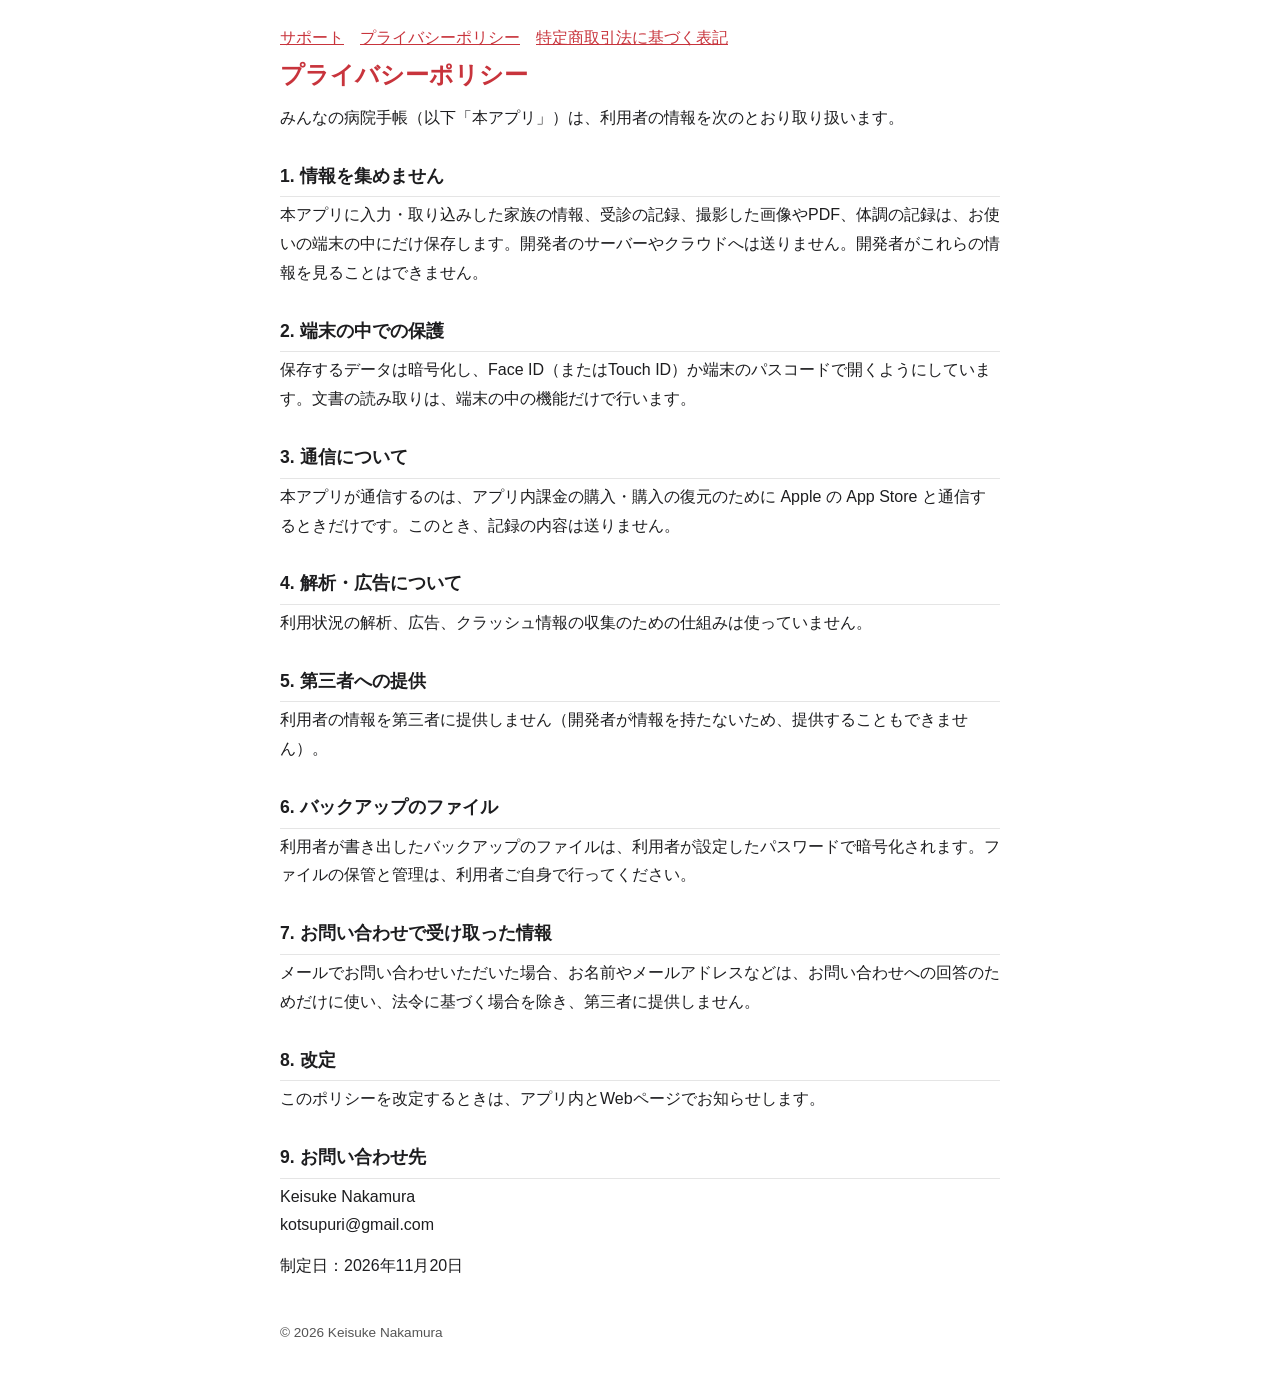
<file: familyhealthrecords/privacy.html>
<!doctype html>
<html lang="ja"><head><meta charset="utf-8"><meta name="viewport" content="width=device-width,initial-scale=1">
<title>プライバシーポリシー｜みんなの病院手帳</title><style>
:root{--bg:#ffffff;--text:#1d1d1f;--sub:#555;--accent:#C8343C;--line:#e5e5e5}
@media (prefers-color-scheme:dark){:root{--bg:#111;--text:#f2f2f2;--sub:#aaa;--accent:#E0555C;--line:#333}}
body{background:var(--bg);color:var(--text);font-family:-apple-system,"Hiragino Sans","Hiragino Kaku Gothic ProN",sans-serif;line-height:1.8;margin:0}
main{max-width:720px;margin:0 auto;padding:24px 16px 48px}
h1{font-size:1.5rem;color:var(--accent);margin:0 0 8px}
h2{font-size:1.1rem;margin:28px 0 4px;border-bottom:1px solid var(--line);padding-bottom:4px}
p{margin:4px 0 12px;white-space:pre-wrap}
nav a{color:var(--accent);margin-right:16px}
footer{color:var(--sub);font-size:.85rem;margin-top:40px}
</style></head>
<body><main>
<nav><a href="index.html">サポート</a><a href="privacy.html">プライバシーポリシー</a><a href="tokushoho.html">特定商取引法に基づく表記</a></nav>
<h1>プライバシーポリシー</h1>
<p>みんなの病院手帳（以下「本アプリ」）は、利用者の情報を次のとおり取り扱います。</p>
<h2>1. 情報を集めません</h2>
<p>本アプリに入力・取り込みした家族の情報、受診の記録、撮影した画像やPDF、体調の記録は、お使いの端末の中にだけ保存します。開発者のサーバーやクラウドへは送りません。開発者がこれらの情報を見ることはできません。</p>
<h2>2. 端末の中での保護</h2>
<p>保存するデータは暗号化し、Face ID（またはTouch ID）か端末のパスコードで開くようにしています。文書の読み取りは、端末の中の機能だけで行います。</p>
<h2>3. 通信について</h2>
<p>本アプリが通信するのは、アプリ内課金の購入・購入の復元のために Apple の App Store と通信するときだけです。このとき、記録の内容は送りません。</p>
<h2>4. 解析・広告について</h2>
<p>利用状況の解析、広告、クラッシュ情報の収集のための仕組みは使っていません。</p>
<h2>5. 第三者への提供</h2>
<p>利用者の情報を第三者に提供しません（開発者が情報を持たないため、提供することもできません）。</p>
<h2>6. バックアップのファイル</h2>
<p>利用者が書き出したバックアップのファイルは、利用者が設定したパスワードで暗号化されます。ファイルの保管と管理は、利用者ご自身で行ってください。</p>
<h2>7. お問い合わせで受け取った情報</h2>
<p>メールでお問い合わせいただいた場合、お名前やメールアドレスなどは、お問い合わせへの回答のためだけに使い、法令に基づく場合を除き、第三者に提供しません。</p>
<h2>8. 改定</h2>
<p>このポリシーを改定するときは、アプリ内とWebページでお知らせします。</p>
<h2>9. お問い合わせ先</h2>
<p>Keisuke Nakamura
kotsupuri@gmail.com</p>
<p>制定日：2026年11月20日</p>
<footer>© 2026 Keisuke Nakamura</footer>
</main></body></html>
</file>
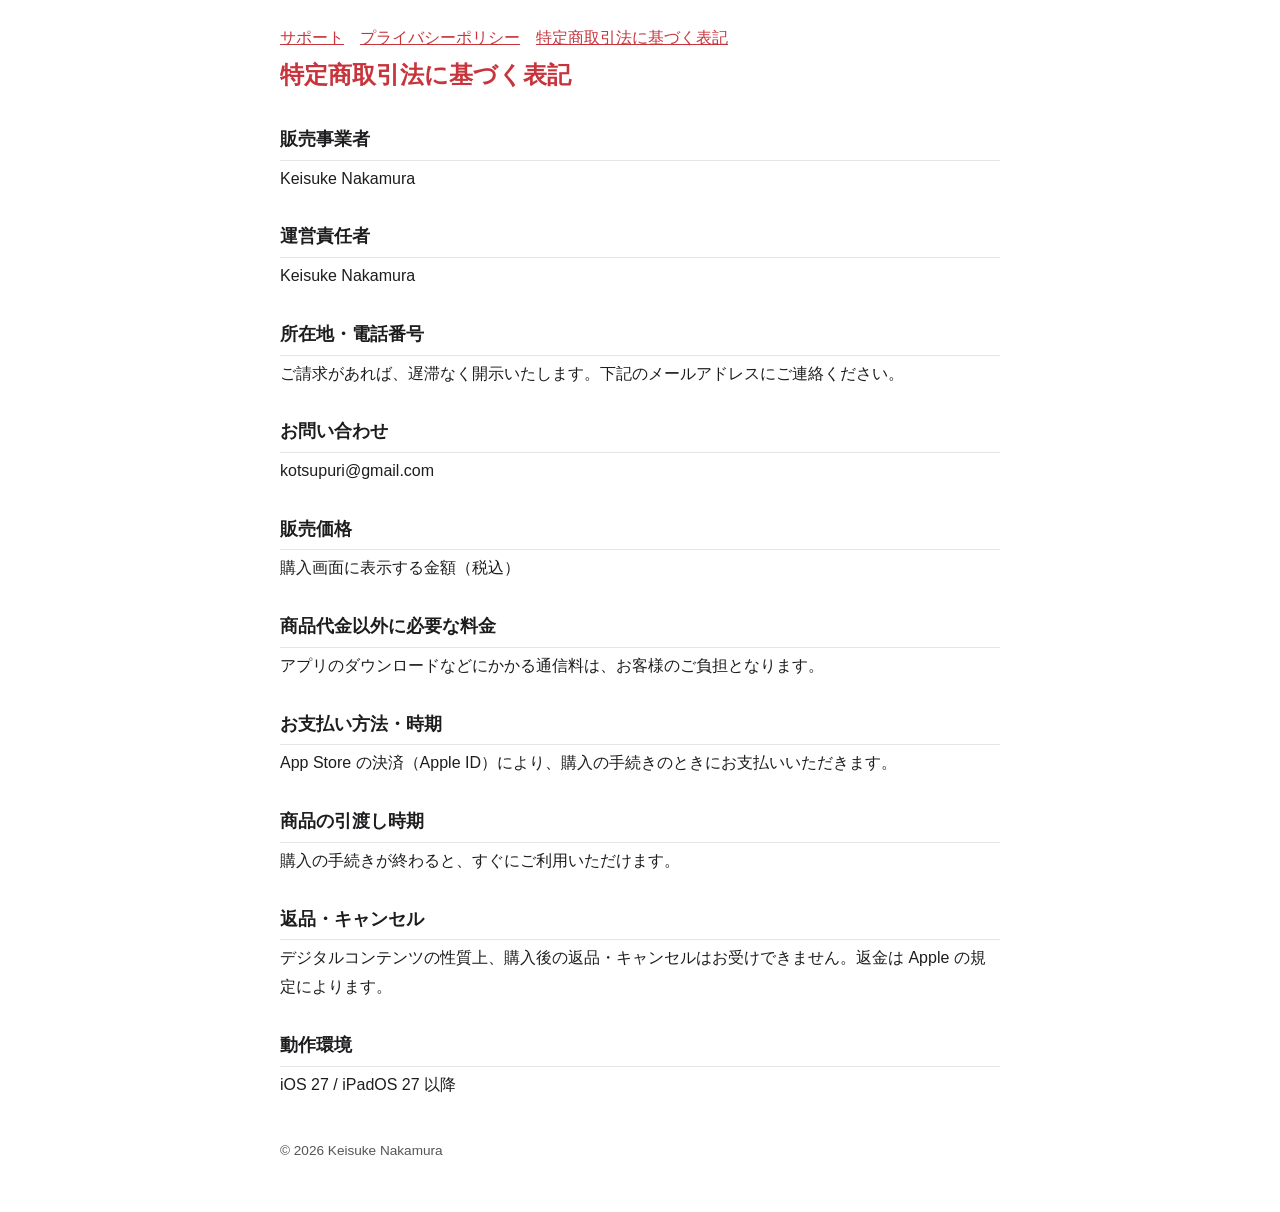
<file: familyhealthrecords/tokushoho.html>
<!doctype html>
<html lang="ja"><head><meta charset="utf-8"><meta name="viewport" content="width=device-width,initial-scale=1">
<title>特定商取引法に基づく表記｜みんなの病院手帳</title><style>
:root{--bg:#ffffff;--text:#1d1d1f;--sub:#555;--accent:#C8343C;--line:#e5e5e5}
@media (prefers-color-scheme:dark){:root{--bg:#111;--text:#f2f2f2;--sub:#aaa;--accent:#E0555C;--line:#333}}
body{background:var(--bg);color:var(--text);font-family:-apple-system,"Hiragino Sans","Hiragino Kaku Gothic ProN",sans-serif;line-height:1.8;margin:0}
main{max-width:720px;margin:0 auto;padding:24px 16px 48px}
h1{font-size:1.5rem;color:var(--accent);margin:0 0 8px}
h2{font-size:1.1rem;margin:28px 0 4px;border-bottom:1px solid var(--line);padding-bottom:4px}
p{margin:4px 0 12px;white-space:pre-wrap}
nav a{color:var(--accent);margin-right:16px}
footer{color:var(--sub);font-size:.85rem;margin-top:40px}
</style></head>
<body><main>
<nav><a href="index.html">サポート</a><a href="privacy.html">プライバシーポリシー</a><a href="tokushoho.html">特定商取引法に基づく表記</a></nav>
<h1>特定商取引法に基づく表記</h1>
<h2>販売事業者</h2>
<p>Keisuke Nakamura</p>
<h2>運営責任者</h2>
<p>Keisuke Nakamura</p>
<h2>所在地・電話番号</h2>
<p>ご請求があれば、遅滞なく開示いたします。下記のメールアドレスにご連絡ください。</p>
<h2>お問い合わせ</h2>
<p>kotsupuri@gmail.com</p>
<h2>販売価格</h2>
<p>購入画面に表示する金額（税込）</p>
<h2>商品代金以外に必要な料金</h2>
<p>アプリのダウンロードなどにかかる通信料は、お客様のご負担となります。</p>
<h2>お支払い方法・時期</h2>
<p>App Store の決済（Apple ID）により、購入の手続きのときにお支払いいただきます。</p>
<h2>商品の引渡し時期</h2>
<p>購入の手続きが終わると、すぐにご利用いただけます。</p>
<h2>返品・キャンセル</h2>
<p>デジタルコンテンツの性質上、購入後の返品・キャンセルはお受けできません。返金は Apple の規定によります。</p>
<h2>動作環境</h2>
<p>iOS 27 / iPadOS 27 以降</p>
<footer>© 2026 Keisuke Nakamura</footer>
</main></body></html>
</file>
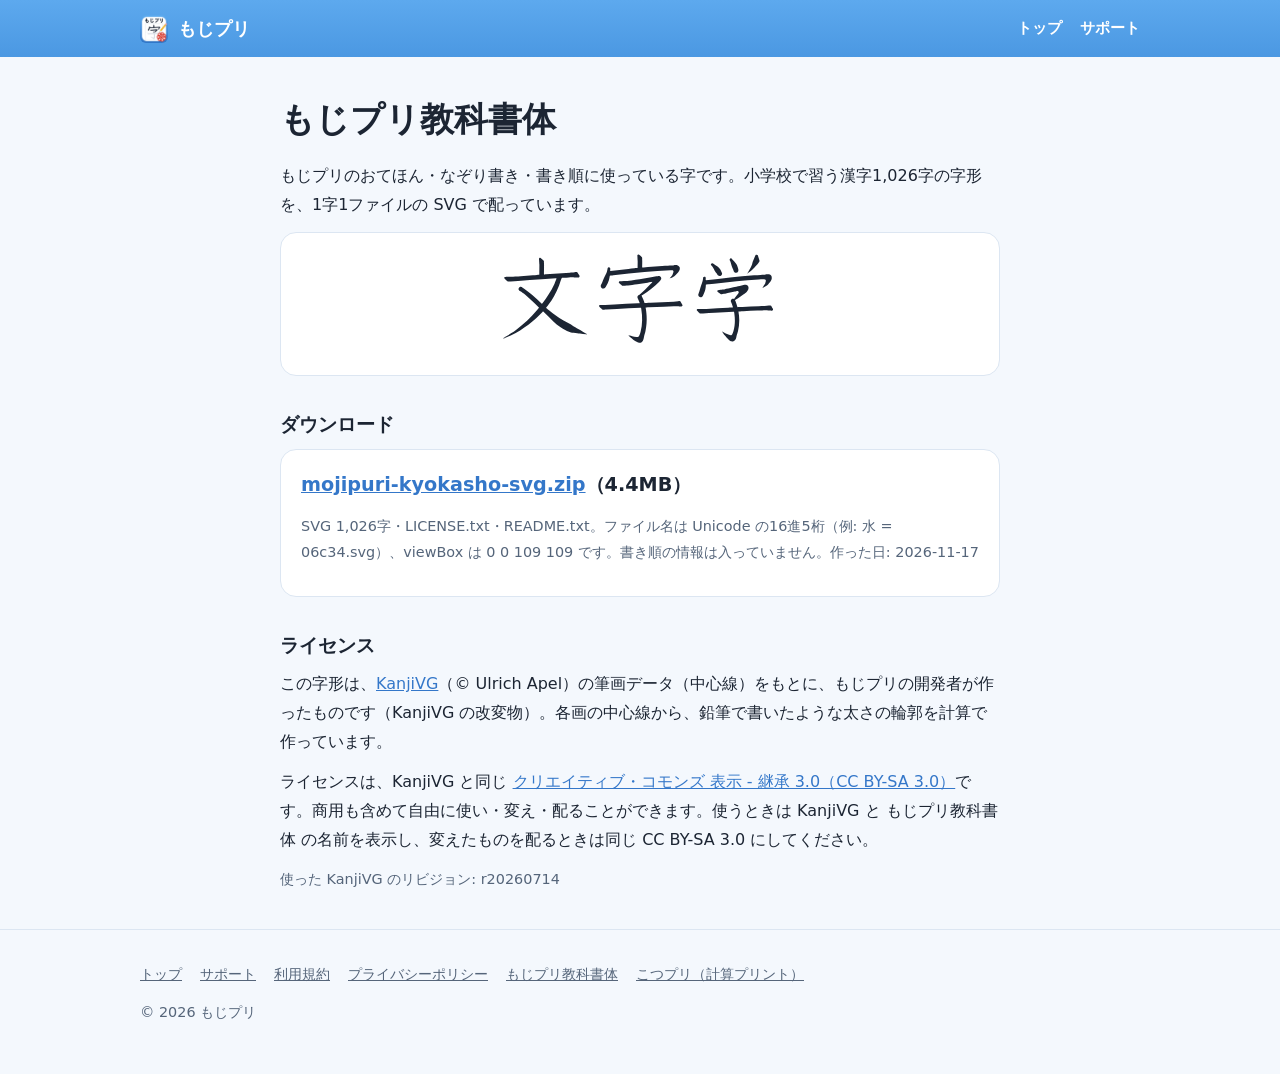
<file: mojipuri/font.html>
<!doctype html>
<html lang="ja">
<head>
<meta charset="utf-8">
<meta name="viewport" content="width=device-width, initial-scale=1">
<title>もじプリ教科書体｜もじプリ</title>
<meta name="description" content="練習プリントのアプリ「もじプリ」で使っている、小学校の漢字1,026字の字形（SVG）。KanjiVG をもとにした CC BY-SA 3.0 の字形を配っています。">
<link rel="canonical" href="https://kotsupuri.github.io/mojipuri/font.html">
<link rel="icon" href="images/icon-64.png" type="image/png">
<link rel="apple-touch-icon" href="images/icon-180.png">
<meta property="og:type" content="website">
<meta property="og:site_name" content="もじプリ">
<meta property="og:title" content="もじプリ教科書体｜もじプリ">
<meta property="og:image" content="https://kotsupuri.github.io/mojipuri/images/icon-512.png">
<link rel="stylesheet" href="style.css">
</head>
<body>
<header class="topbar"><div class="wrap bar"><a class="brand" href="./"><img src="images/icon-64.png" alt="" width="28" height="28">もじプリ</a><nav><a href="./">トップ</a><a href="support.html">サポート</a></nav></div></header>
<main class="wrap narrow page">
  <h1>もじプリ教科書体</h1>
  <p>もじプリのおてほん・なぞり書き・書き順に使っている字です。小学校で習う漢字1,026字の字形を、1字1ファイルの SVG で配っています。</p>
  <div class="card" style="text-align:center"><svg width="96" height="96" role="img" aria-label="文" xmlns="http://www.w3.org/2000/svg" viewBox="0 0 109 109"><path fill="currentColor" fill-rule="nonzero" d="M48.69 64.13C45.61 61.23 42.56 58.3 39.49 55.4C37.04 53.09 34.59 50.73 31.93 48.67C31.32 48.2 30.71 47.73 30.08 47.3C29.46 46.88 28.83 46.49 28.22 46.08C27.84 45.83 27.47 45.58 27.09 45.33C26.72 45.08 26.35 44.86 26.08 44.5C25.57 43.84 25.45 42.93 25.77 42.16C26.01 41.58 26.48 41.1 27.07 40.86C28.39 40.32 29.26 41.07 30.3 41.76C30.85 42.12 31.4 42.5 31.96 42.84C35.16 44.83 38.03 47.33 40.86 49.81C44.54 53.03 48.12 56.37 51.69 59.71C51.83 59.84 52 60.08 52.23 60.02C52.42 59.97 53.04 59.06 53.19 58.86C55.5 55.84 57.63 52.7 59.64 49.49C62.1 45.57 64.41 41.56 66.32 37.35C66.79 36.31 67.16 35.23 67.58 34.17C67.86 33.45 68.14 32.73 68.43 32.01C68.51 31.81 68.67 31.53 68.69 31.31C68.69 31.27 68.68 31.2 68.66 31.16C68.53 30.91 68.26 30.99 68.03 31.01C62.67 31.38 57.32 31.75 51.96 32.13C42.95 32.77 33.94 33.41 24.92 34.05C22.2 34.24 19.48 34.41 16.76 34.57C16.09 34.61 15.43 34.65 14.76 34.69C14.39 34.71 13.98 34.79 13.61 34.73C13.08 34.66 12.72 34.18 12.36 33.83C11.8 33.3 11.24 32.78 10.69 32.25C10.45 32.02 10.21 31.8 9.97 31.57C9.57 31.2 9.28 30.83 9.43 30.25C9.49 30.01 9.63 29.79 9.83 29.64C10 29.51 10.19 29.43 10.39 29.4C10.5 29.39 10.87 29.39 10.88 29.39C11.34 29.38 11.8 29.37 12.27 29.36C13.76 29.34 15.26 29.33 16.76 29.28C18.48 29.22 20.2 29.09 21.92 28.98C23.97 28.83 26.02 28.69 28.06 28.55C32.69 28.22 37.31 27.89 41.93 27.56C43.44 27.45 44.94 27.35 46.44 27.24C47.25 27.18 48.07 27.17 48.87 27.07C48.94 27.06 49 27.04 49.05 26.99C49.07 26.97 49.09 26.95 49.11 26.92C49.21 26.76 49.17 24.37 49.17 23.99C49.2 21.9 49.24 19.82 49.25 17.74C49.26 16.93 49.28 16.13 49.26 15.33C49.25 15.09 49.19 14.85 49.16 14.62C49.09 14.03 49.08 13.42 49.05 12.83C49.01 12.07 48.96 11.31 48.92 10.55C48.9 10.22 48.88 9.89 48.87 9.57C48.85 9.31 48.8 9.03 48.84 8.78C48.9 8.28 49.26 7.88 49.74 7.75C50.42 7.56 50.82 7.99 51.29 8.4C51.54 8.61 51.79 8.83 52.04 9.04C52.46 9.4 52.87 9.76 53.29 10.12C53.65 10.43 54.12 10.72 54.31 11.18C54.45 11.53 54.41 11.95 54.42 12.33C54.43 12.79 54.44 13.24 54.45 13.7C54.47 14.24 54.55 14.78 54.55 15.32C54.57 16.66 54.53 18.02 54.52 19.36C54.49 21.47 54.46 23.57 54.44 25.67C54.44 25.86 54.35 26.41 54.51 26.56C54.56 26.6 54.61 26.63 54.68 26.65C54.9 26.69 55.21 26.62 55.44 26.6C55.9 26.57 56.35 26.54 56.81 26.51C65.88 25.87 74.95 25.24 84.02 24.67C84.68 24.63 85.33 24.59 85.99 24.52C87.09 24.41 88.18 24.23 89.27 24.08C89.68 24.03 90.09 23.97 90.51 23.92C90.83 23.88 91.17 23.79 91.5 23.84C92.14 23.92 92.41 24.31 92.73 24.82C93.15 25.49 93.57 26.15 93.99 26.82C94.23 27.2 94.62 27.72 94.79 28.12C95.04 28.71 94.86 29.41 94.36 29.8C94.2 29.93 94.04 29.98 93.86 30.05C93.06 30.16 92.23 30.07 91.42 30.05C90.62 30.02 89.83 30.01 89.03 29.98C88.13 29.94 87.24 29.86 86.34 29.86C85.1 29.85 83.86 29.96 82.63 30.04C80.82 30.16 79.01 30.27 77.2 30.39C76.83 30.42 74.83 30.48 74.65 30.62C74.5 30.73 73.05 35.02 72.85 35.58C72.4 36.88 72.01 38.21 71.52 39.5C69.98 43.56 68.06 47.5 65.91 51.27C64.09 54.46 62.04 57.51 59.88 60.48C59.26 61.34 58.63 62.19 57.98 63.03C57.67 63.45 57.32 63.84 57.02 64.27C56.96 64.36 56.94 64.48 56.99 64.59C57.07 64.75 57.6 65.15 57.76 65.29C58.56 65.98 59.36 66.67 60.17 67.34C65.22 71.51 70.5 75.4 76.14 78.72C78.58 80.16 81.15 81.32 83.6 82.72C84.66 83.32 85.7 83.95 86.68 84.65C87.25 85.05 87.79 85.48 88.38 85.84C89.47 86.52 90.61 87.1 91.76 87.66C93.22 88.38 94.67 89.1 96.07 89.92C98.09 91.11 100.02 92.46 102.04 93.64C102.41 93.86 102.78 94.07 103.15 94.28C103.25 94.35 103.38 94.38 103.46 94.47C103.5 94.52 103.51 94.58 103.48 94.64C103.46 94.67 103.43 94.7 103.4 94.71C103.21 94.76 102.49 94.65 102.25 94.63C99.91 94.41 97.6 93.92 95.27 93.61C94.27 93.48 93.26 93.36 92.25 93.28C90.87 93.17 89.48 93.12 88.1 92.96C87.09 92.85 86.08 92.66 85.09 92.44C84.1 92.22 83.06 91.91 82.13 91.51C81.1 91.05 80.09 90.53 79.09 90.01C76.97 88.94 74.88 87.77 72.91 86.43C70.14 84.54 67.6 82.3 65.14 80.02C61.5 76.65 58.06 73.07 54.51 69.61C54.34 69.45 53.68 68.76 53.52 68.7C53.45 68.67 53.36 68.67 53.29 68.71C53.12 68.79 52.68 69.34 52.53 69.5C51.95 70.13 51.37 70.76 50.78 71.38C49.1 73.13 47.38 74.82 45.59 76.44C39.95 81.56 33.88 86.19 27.36 90.13C24.1 92.09 20.75 93.91 17.3 95.53C15.56 96.34 13.81 97.12 12.06 97.91C11.44 98.19 10.82 98.47 10.2 98.75C9.82 98.92 9.44 99.11 9.04 99.24C8.9 99.28 8.5 99.46 8.37 99.33C8.33 99.29 8.33 99.22 8.35 99.17C8.51 98.79 12.1 96.63 12.68 96.26C14.13 95.34 15.59 94.45 17.02 93.51C19.08 92.16 21.09 90.75 23.06 89.29C31.58 82.96 39.29 75.6 46.2 67.56C46.85 66.8 47.49 66.03 48.13 65.26C48.27 65.09 48.68 64.66 48.76 64.47C48.82 64.33 48.76 64.25 48.69 64.13Z"/></svg><svg width="96" height="96" role="img" aria-label="字" xmlns="http://www.w3.org/2000/svg" viewBox="0 0 109 109"><path fill="currentColor" fill-rule="nonzero" d="M31.3 34.38C32.08 34.28 32.89 34.29 33.68 34.26C35.31 34.2 36.93 34.13 38.56 34.08C39.03 34.07 39.5 34.09 39.97 34.05C41.6 33.93 43.22 33.69 44.83 33.48C47.91 33.08 50.98 32.63 54.05 32.15C58.43 31.47 62.81 30.76 67.16 29.91C69.12 29.53 71.07 29.11 73.04 28.81C73.59 28.73 74.14 28.65 74.69 28.6C74.98 28.57 75.29 28.51 75.58 28.52C76.67 28.54 77.72 28.92 78.31 29.89C78.72 30.57 78.77 31.45 78.47 32.18C78.27 32.66 77.91 33.03 77.58 33.42C77.1 33.99 76.59 34.54 76.07 35.08C73.34 37.88 70.47 40.53 67.41 42.98C64.26 45.51 60.95 47.94 57.41 49.91C57.23 50 57.06 50.09 56.89 50.18C56.69 50.29 56.23 50.42 56.21 50.71C56.21 50.88 56.36 51.02 56.43 51.15C56.48 51.23 56.52 51.33 56.56 51.42C56.92 52.19 57.24 52.97 57.59 53.74C57.88 54.39 58.18 55.02 58.45 55.68C58.75 56.44 59.02 57.2 59.27 57.97C59.37 58.26 59.44 58.56 59.55 58.85C59.58 58.93 59.62 58.97 59.7 59.02C59.74 59.05 59.8 59.06 59.85 59.06C60.54 59.04 61.23 58.99 61.92 58.95C63.41 58.88 64.9 58.8 66.4 58.72C75.2 58.28 84 57.86 92.81 57.49C94.49 57.42 96.16 57.17 97.84 57.01C98.34 56.96 98.86 56.86 99.36 56.86C99.8 56.86 100.23 57.07 100.49 57.42C100.66 57.64 100.79 57.9 100.92 58.14C101.14 58.52 101.36 58.9 101.58 59.27C101.81 59.65 102.03 60.03 102.25 60.41C102.66 61.12 103.07 61.76 102.48 62.54C102.26 62.83 101.92 63.03 101.55 63.08C101.26 63.12 100.96 63.07 100.67 63.06C100.21 63.03 99.75 63 99.28 62.98C98.59 62.94 97.89 62.9 97.2 62.85C95.82 62.76 94.45 62.63 93.07 62.67C89.3 62.79 85.54 62.98 81.78 63.16C76.08 63.43 70.39 63.71 64.7 63.99C63.77 64.04 62.84 64.09 61.91 64.14C61.7 64.15 61.33 64.11 61.13 64.18C61.05 64.22 60.97 64.28 60.94 64.37C60.88 64.58 61.05 65.18 61.09 65.42C61.24 66.27 61.38 67.14 61.49 68C61.74 69.83 61.89 71.68 62 73.52C62.34 79.37 61.9 85.28 60.68 91C60.44 92.14 60.14 93.27 59.82 94.38C59.62 95.05 59.39 95.72 59.24 96.4C59.1 97.02 59.03 97.64 58.91 98.26C58.73 99.25 58.51 100.21 58.14 101.14C58 101.51 57.82 101.86 57.63 102.2C57.02 103.28 56.35 103.77 55.17 104.09C54.64 104.24 54.07 104.36 53.51 104.25C52.7 104.1 51.91 103.74 51.18 103.37C49.64 102.59 48.22 101.66 46.84 100.63C45.82 99.85 44.83 99.02 43.88 98.16C43.34 97.68 42.8 97.19 42.28 96.69C41.96 96.39 41.63 96.1 41.33 95.78C41.25 95.69 41.27 95.54 41.41 95.52C41.54 95.5 42.65 95.89 42.86 95.95C43.77 96.22 44.68 96.47 45.6 96.7C47.2 97.1 48.8 97.44 50.43 97.63C50.96 97.7 51.7 97.83 52.21 97.65C52.88 97.4 53.2 96.71 53.55 96.13C54.38 94.73 54.78 93.26 55.18 91.7C56.26 87.53 56.82 83.22 56.9 78.91C56.99 74.58 56.7 70.24 55.93 65.98C55.89 65.75 55.76 64.67 55.6 64.55C55.39 64.39 54.93 64.5 54.69 64.51C45.88 64.97 37.08 65.44 28.27 65.9C24.34 66.11 20.4 66.32 16.47 66.47C15.54 66.5 14.61 66.54 13.68 66.57C13.21 66.59 12.75 66.62 12.28 66.62C12.09 66.62 11.89 66.56 11.72 66.47C11.54 66.36 11.4 66.2 11.26 66.05C11.02 65.82 10.78 65.58 10.54 65.34C9.82 64.63 9.08 63.93 8.38 63.21C7.83 62.64 8.03 61.69 8.76 61.38C9 61.28 9.26 61.3 9.51 61.3C9.85 61.3 10.18 61.3 10.52 61.31C12 61.31 13.48 61.34 14.96 61.32C18.46 61.27 21.96 61.05 25.46 60.87C34.35 60.4 43.24 59.93 52.13 59.46C52.6 59.44 53.06 59.41 53.53 59.39C53.56 59.38 53.88 59.39 53.99 59.34C54.05 59.31 54.1 59.26 54.13 59.2C54.24 58.97 54.02 58.64 53.95 58.43C53.47 57.12 52.86 55.86 52.29 54.58C52.04 54.01 51.69 53.41 51.6 52.78C51.54 52.31 51.58 51.79 51.79 51.36C52.1 50.73 52.57 50.26 53.21 49.99C53.35 49.94 53.51 49.93 53.63 49.83C54.16 49.4 54.66 48.92 55.18 48.48C55.81 47.95 56.45 47.44 57.06 46.89C59.17 44.99 61.18 42.98 63.16 40.94C64.28 39.79 65.39 38.64 66.49 37.48C67.13 36.83 67.77 36.17 68.38 35.5C68.53 35.34 68.46 35.03 68.23 35C68.09 34.98 67.88 35.04 67.78 35.06C67.45 35.12 67.12 35.19 66.79 35.25C65.58 35.48 64.38 35.7 63.17 35.91C59.27 36.59 55.36 37.2 51.44 37.79C49.52 38.07 47.59 38.34 45.65 38.6C44.09 38.81 42.51 39.03 40.94 39.17C39.77 39.27 38.6 39.26 37.43 39.34C36.89 39.37 36.35 39.41 35.81 39.45C35.38 39.48 34.81 39.62 34.4 39.45C34.19 39.36 34.05 39.22 33.88 39.06C33.62 38.83 33.36 38.59 33.1 38.36C32.33 37.66 31.53 36.99 30.79 36.27C30.31 35.79 30.37 34.98 30.9 34.57C31.03 34.48 31.15 34.44 31.3 34.38ZM20.93 22.7C27.73 21.93 34.54 21.15 41.35 20.4C43.61 20.16 45.87 19.91 48.13 19.67C48.91 19.59 49.69 19.51 50.48 19.43C50.81 19.39 51.15 19.37 51.48 19.32C51.56 19.31 51.61 19.29 51.66 19.24C51.7 19.2 51.73 19.16 51.74 19.11C51.78 18.97 51.76 18.83 51.76 18.69C51.77 18.24 51.77 17.8 51.78 17.35C51.8 16.02 51.83 14.68 51.84 13.35C51.84 12.64 51.87 11.93 51.85 11.22C51.83 10.89 51.76 10.56 51.75 10.23C51.68 8.97 51.63 7.71 51.58 6.44C51.56 6.1 51.55 5.75 51.53 5.41C51.52 5.12 51.49 4.87 51.61 4.6C51.84 4.06 52.44 3.78 53 3.93C53.37 4.02 53.63 4.33 53.9 4.57C54.15 4.79 54.39 5.02 54.64 5.24C55.13 5.68 55.62 6.12 56.11 6.56C56.34 6.77 56.62 6.97 56.79 7.24C57.01 7.62 56.95 8.07 56.96 8.49C56.96 9.02 56.95 9.56 56.98 10.1C56.99 10.47 57.04 10.83 57.04 11.2C57.06 13.27 57 15.35 56.96 17.42C56.96 17.65 56.95 17.88 56.95 18.1C56.95 18.32 56.88 18.66 57.16 18.74C57.34 18.79 58.34 18.65 58.59 18.63C60.25 18.48 61.91 18.32 63.57 18.18C68.93 17.73 74.29 17.32 79.66 17.02C81.83 16.9 84 16.8 86.17 16.72C87.53 16.67 88.9 16.67 90.26 16.59C90.92 16.56 91.58 16.43 92.23 16.33C93.74 16.1 95.32 15.86 96.83 16.19C97.21 16.27 97.57 16.46 97.89 16.67C98.66 17.18 99.19 17.65 99.51 18.55C99.68 19.01 99.72 19.48 99.7 19.97C99.69 20.36 99.69 20.75 99.59 21.13C98.98 23.47 96.71 25.72 95 27.35C94.59 27.74 94.18 28.13 93.76 28.51C93.56 28.69 93.36 28.93 93.12 29.07C92.66 29.34 92.16 29.55 91.68 29.78C90.95 30.12 90.22 30.45 89.48 30.75C89.26 30.84 89.05 30.92 88.84 31.01C88.74 31.05 88.44 31.26 88.32 31.08C88.29 31.04 88.3 30.96 88.33 30.92C88.61 30.56 88.94 30.22 89.23 29.87C89.89 29.1 90.51 28.31 91.12 27.5C91.58 26.65 91.88 25.63 92.18 24.7C92.31 24.3 92.51 23.86 92.52 23.43C92.53 23.15 92.47 22.89 92.34 22.65C92.18 22.35 91.92 22.12 91.61 21.99C90.94 21.7 89.65 21.8 88.93 21.82C79.13 22.1 69.34 22.83 59.58 23.74C47.78 24.84 36.01 26.21 24.23 27.54C23.42 27.64 22.62 27.73 21.81 27.82C21.35 27.87 20.88 27.9 20.43 27.97C20.38 27.98 20.32 28.02 20.29 28.05C20.14 28.19 20.12 28.8 20.09 29.01C19.88 30.4 19.59 31.78 19.18 33.12C18.47 35.46 17.37 37.66 16.17 39.77C15.8 40.42 15.33 41.33 14.81 41.84C14.42 42.24 13.89 42.51 13.34 42.62C11.44 43 9.66 41.37 9.93 39.43C9.99 38.96 10.17 38.55 10.42 38.15C11.01 37.22 11.4 36.16 11.78 35.13C12.28 33.79 12.77 32.45 13.36 31.15C14.04 29.64 14.81 28.17 15.55 26.69C16.14 25.51 16.75 24.3 17.09 23.02C17.16 22.77 17.19 22.51 17.24 22.25C17.34 21.73 17.46 21.21 17.55 20.69C17.62 20.31 17.63 19.89 17.78 19.52C17.91 19.22 18.14 18.95 18.43 18.78C18.86 18.54 19.37 18.5 19.83 18.69C20.4 18.92 20.79 19.51 20.79 20.12C20.79 20.4 20.74 20.69 20.7 20.97C20.67 21.31 20.64 21.66 20.61 22C20.61 22.16 20.55 22.39 20.63 22.54C20.71 22.69 20.8 22.66 20.93 22.7Z"/></svg><svg width="96" height="96" role="img" aria-label="学" xmlns="http://www.w3.org/2000/svg" viewBox="0 0 109 109"><path fill="currentColor" fill-rule="nonzero" d="M34.03 44.54C35 44.36 35.98 44.22 36.95 44.08C37.68 43.96 38.41 43.83 39.15 43.75C39.63 43.69 40.12 43.65 40.6 43.58C41.01 43.51 41.42 43.39 41.82 43.29C42.35 43.17 42.88 43.06 43.4 42.94C44.99 42.59 46.58 42.26 48.17 41.94C50.38 41.49 52.59 41.04 54.8 40.62C56.12 40.37 57.45 40.15 58.77 39.87C60.22 39.55 61.56 38.89 63 38.55C63.71 38.38 64.43 38.27 65.16 38.27C65.41 38.27 65.66 38.27 65.91 38.31C67.98 38.61 69.05 40.73 68.65 42.66C68.59 42.99 68.53 43.31 68.41 43.62C68.06 44.47 67.54 45.23 66.96 45.94C66.72 46.23 66.5 46.55 66.23 46.82C65.91 47.14 65.53 47.39 65.18 47.66C64.53 48.15 63.88 48.63 63.23 49.11C61.91 50.07 60.58 51 59.23 51.9C57.66 52.96 56.06 54 54.41 54.93C54.21 55.05 54 55.16 53.8 55.27C53.63 55.36 53.39 55.43 53.37 55.66C53.36 55.84 53.73 56.56 53.81 56.77C54.08 57.41 54.33 58.05 54.56 58.7C54.9 59.62 55.21 60.55 55.5 61.49C55.58 61.75 56.07 63.59 56.18 63.68C56.26 63.74 56.31 63.77 56.41 63.77C56.98 63.77 57.55 63.71 58.12 63.68C59.37 63.61 60.62 63.55 61.88 63.48C68.12 63.16 74.36 62.86 80.6 62.6C82.77 62.51 84.93 62.47 87.1 62.36C88.66 62.29 90.22 62.04 91.78 61.88C92.11 61.85 92.44 61.82 92.77 61.79C93.12 61.75 93.46 61.7 93.8 61.85C94.02 61.94 94.2 62.09 94.35 62.28C94.64 62.66 94.91 63.2 95.15 63.61C95.45 64.11 95.75 64.61 96.04 65.11C96.25 65.46 96.51 65.8 96.57 66.22C96.65 66.81 96.3 67.4 95.76 67.63C95.37 67.79 94.96 67.72 94.56 67.7C94.22 67.68 93.88 67.67 93.54 67.65C92.74 67.61 91.95 67.58 91.15 67.53C90.15 67.47 89.14 67.38 88.13 67.36C86.92 67.33 85.71 67.41 84.5 67.45C82.57 67.51 80.64 67.59 78.71 67.68C73.41 67.91 68.11 68.15 62.81 68.43C61.54 68.49 60.26 68.56 58.99 68.62C58.72 68.64 57.62 68.63 57.45 68.74C57.25 68.87 57.33 69.11 57.36 69.3C57.83 72.1 58.13 74.93 58.19 77.77C58.29 82.2 57.87 86.65 56.79 90.94C56.55 91.87 56.28 92.78 55.98 93.68C55.79 94.26 55.58 94.82 55.42 95.4C55.16 96.39 55.01 97.39 54.74 98.37C54.46 99.34 54.08 100.32 53.5 101.15C53.29 101.46 52.98 101.71 52.68 101.95C51.67 102.78 50.62 102.9 49.38 102.54C49.16 102.48 48.92 102.42 48.71 102.33C47.92 102 47.23 101.48 46.56 100.96C44.73 99.44 43.2 97.63 41.76 95.75C41.43 95.33 38.82 91.78 38.86 91.59C38.91 91.31 39.25 91.57 39.34 91.62C41.68 92.93 44.06 94.16 46.56 95.12C47.06 95.32 48.05 95.73 48.58 95.74C48.92 95.74 49.24 95.64 49.52 95.45C49.78 95.26 49.94 94.98 50.1 94.71C50.81 93.52 51.24 92.22 51.63 90.89C53.48 84.58 53.56 77.86 52.64 71.38C52.59 71.06 52.36 69.2 52.19 69.07C52.03 68.95 51.82 69 51.63 69.01C44.59 69.4 37.55 69.8 30.52 70.2C26.06 70.45 21.61 70.74 17.15 70.91C16.38 70.94 15.6 70.97 14.83 70.98C14.37 70.99 13.82 71.1 13.4 70.86C13.11 70.69 12.9 70.41 12.68 70.18C12.36 69.85 12.03 69.51 11.71 69.18C11.39 68.85 11.07 68.52 10.75 68.19C10.53 67.96 10.25 67.74 10.1 67.46C9.75 66.85 10.08 66.05 10.76 65.87C11.15 65.76 11.66 65.84 12.06 65.85C12.96 65.87 13.86 65.88 14.75 65.9C16.83 65.95 18.9 65.86 20.97 65.75C29.16 65.28 37.35 64.81 45.54 64.36C46.91 64.28 48.28 64.21 49.66 64.13C49.88 64.12 50.59 64.13 50.76 64.06C50.83 64.03 50.87 64 50.91 63.95C50.96 63.89 50.98 63.8 50.97 63.73C50.86 63.3 50.71 62.87 50.58 62.45C50.22 61.33 49.83 60.23 49.39 59.15C49.16 58.59 48.81 57.94 48.67 57.36C48.58 56.97 48.57 56.55 48.67 56.16C48.99 54.96 50.13 54.14 51.37 54.28C51.48 54.3 51.58 54.32 51.68 54.34C51.87 54.38 52.13 54.57 52.32 54.47C52.51 54.37 53.34 53.17 53.52 52.93C54.69 51.33 55.86 49.74 57.07 48.17C57.26 47.93 57.46 47.7 57.54 47.41C57.79 46.57 57.28 45.68 56.42 45.5C55.9 45.39 55.34 45.59 54.84 45.69C54.3 45.8 53.76 45.9 53.21 46.01C50.51 46.54 47.81 47.1 45.12 47.68C44.45 47.82 43.78 47.96 43.12 48.12C42.5 48.26 41.89 48.42 41.27 48.53C40.77 48.61 40.26 48.66 39.77 48.75C39.37 48.81 38.97 48.9 38.57 48.98C38.25 49.04 37.91 49.15 37.58 49.09C37.13 49 36.65 48.55 36.28 48.28C35.71 47.87 35.15 47.47 34.58 47.06C34.25 46.82 33.78 46.56 33.53 46.26C33.16 45.83 33.21 45.15 33.62 44.77C33.75 44.65 33.88 44.61 34.03 44.54ZM20.45 33.14C38.65 31.38 56.78 28.8 75.04 27.56C77.54 27.39 80.05 27.25 82.56 27.16C83.6 27.13 84.65 27.12 85.69 27.07C86.2 27.04 86.71 26.95 87.21 26.87C88.41 26.69 89.62 26.47 90.83 26.5C92.27 26.54 93.71 26.86 94.54 28.14C94.97 28.8 95.03 29.34 95.08 30.11C95.12 30.69 95.1 31.47 94.92 32.03C94.32 33.89 92.81 35.71 91.53 37.16C91.11 37.63 90.71 38.12 90.26 38.58C89.94 38.91 89.48 39.14 89.08 39.38C88.15 39.96 87.2 40.51 86.25 41.04C85.87 41.26 85.49 41.47 85.11 41.68C85.06 41.7 84.86 41.83 84.75 41.86C84.73 41.87 84.68 41.85 84.66 41.84C84.61 41.81 84.59 41.77 84.59 41.71C84.59 41.59 85.22 40.72 85.33 40.56C85.87 39.76 86.41 38.95 86.92 38.13C87.16 37.73 87.46 37.33 87.64 36.9C87.74 36.65 87.8 36.37 87.86 36.11C87.97 35.7 88.08 35.28 88.17 34.86C88.26 34.46 88.41 34.03 88.39 33.62C88.33 32.13 86.64 32.08 85.54 32.08C83.82 32.07 82.1 32.17 80.38 32.24C63.49 33.12 46.73 35.38 29.92 37.2C27.87 37.42 25.82 37.64 23.76 37.83C23 37.91 22.24 37.98 21.48 38.06C21.16 38.09 20.83 38.1 20.51 38.15C20.46 38.16 20.4 38.19 20.37 38.22C20.32 38.27 20.29 38.33 20.28 38.4C20.24 38.72 20.26 39.06 20.24 39.38C20.21 40.01 20.16 40.64 20.1 41.27C19.76 44.56 18.51 47.67 17.08 50.63C16.99 50.8 16.92 50.98 16.82 51.15C16.47 51.78 15.82 52.29 15.12 52.46C13.36 52.89 11.64 51.6 11.64 49.77C11.64 49.12 11.93 48.58 12.17 47.99C12.35 47.55 12.51 47.1 12.65 46.64C13.15 44.98 13.53 43.29 14.07 41.64C14.63 39.9 15.32 38.21 15.91 36.47C16.29 35.35 16.65 34.19 16.84 33.01C16.95 32.32 17.04 31.64 17.11 30.95C17.13 30.71 17.13 30.47 17.19 30.24C17.26 29.98 17.39 29.74 17.58 29.56C17.81 29.33 18.11 29.17 18.44 29.12C18.78 29.08 19.11 29.15 19.41 29.32C19.87 29.58 20.16 30.1 20.16 30.63C20.15 30.8 20.13 30.97 20.13 31.14C20.11 31.58 20.1 32.01 20.11 32.45C20.11 32.61 20.07 32.86 20.17 33.01C20.25 33.13 20.32 33.11 20.45 33.14ZM77.17 4.34C77.39 4.25 77.27 4.26 77.52 4.19C78.19 4.02 78.9 4.31 79.24 4.91C79.47 5.3 79.57 5.84 79.7 6.27C79.95 7.04 80.19 7.82 80.43 8.6C80.57 9.04 80.71 9.48 80.85 9.93C81.03 10.51 81.33 11.11 81.16 11.73C81.06 12.13 80.76 12.44 80.52 12.76C80.26 13.1 80.01 13.43 79.75 13.77C79.2 14.5 78.64 15.23 78.05 15.93C77.55 16.53 76.97 17.07 76.44 17.66C75.64 18.54 74.88 19.45 74.04 20.29C73.15 21.18 72.21 22.02 71.24 22.81C70.62 23.31 69.97 23.77 69.34 24.24C69.01 24.49 68.67 24.73 68.35 24.99C68.07 25.22 67.81 25.48 67.49 25.66C67.45 25.69 67.4 25.68 67.36 25.66C67.31 25.64 67.26 25.56 67.28 25.5C67.46 25.06 67.76 24.68 68 24.27C68.63 23.17 69.32 22.11 69.94 21C70.82 19.42 71.63 17.79 72.36 16.14C72.52 15.76 72.67 15.38 72.79 14.99C72.99 14.33 73.08 13.66 73.24 13C73.32 12.69 73.41 12.39 73.5 12.08C73.68 11.52 73.95 10.98 74.19 10.43C74.51 9.69 74.83 8.96 75.15 8.22C75.47 7.49 75.79 6.76 76.11 6.02C76.27 5.65 76.41 5.24 76.61 4.89C76.75 4.64 76.95 4.51 77.17 4.34ZM47.56 8.95C47.73 8.78 47.63 8.84 47.83 8.69C48.26 8.35 48.83 8.28 49.34 8.49C49.91 8.72 50.18 9.33 50.54 9.8C50.75 10.07 50.96 10.34 51.19 10.61C52.08 11.64 53.06 12.6 53.94 13.65C55.61 15.63 56.41 17.72 56.96 20.22C57.31 21.81 57.54 22.8 56.29 24.04C56.05 24.22 55.81 24.4 55.53 24.52C54.24 25.02 52.76 24.53 52.07 23.33C51.85 22.96 51.79 22.56 51.68 22.15C51.58 21.78 51.43 21.43 51.27 21.08C50.85 20.13 50.36 19.22 50 18.25C49.43 16.7 49.08 15.09 48.65 13.51C48.45 12.8 48.21 12.09 47.89 11.43C47.68 10.98 47.33 10.58 47.26 10.08C47.2 9.64 47.35 9.32 47.56 8.95ZM26.31 14.46C26.71 14.06 27.08 13.81 27.68 13.89C28.3 13.97 28.74 14.47 29.23 14.82C29.51 15.02 29.8 15.22 30.09 15.41C32.22 16.82 34.2 17.9 35.84 19.93C36.63 20.9 37.23 22.04 37.79 23.15C38.57 24.69 39.19 25.54 38.24 27.17C38.05 27.4 37.88 27.64 37.64 27.82C36.56 28.65 34.93 28.58 33.97 27.58C33.68 27.27 33.5 26.92 33.29 26.56C33.09 26.23 32.85 25.92 32.62 25.62C31.81 24.57 30.97 23.55 30.3 22.41C29.62 21.25 29.06 20.02 28.38 18.86C28.03 18.26 27.64 17.67 27.17 17.16C26.81 16.77 26.31 16.47 26.1 15.96C25.86 15.38 26.02 14.96 26.31 14.46Z"/></svg></div>

  <h2>ダウンロード</h2>
  <div class="card">
    <p class="contact"><a href="font/mojipuri-kyokasho-svg.zip" download>mojipuri-kyokasho-svg.zip</a>（4.4MB）</p>
    <p class="note">SVG 1,026字・LICENSE.txt・README.txt。ファイル名は Unicode の16進5桁（例: 水 = 06c34.svg）、viewBox は 0 0 109 109 です。書き順の情報は入っていません。作った日: 2026-11-17</p>
  </div>

  <h2>ライセンス</h2>
  <p>この字形は、<a href="https://kanjivg.tagaini.net/">KanjiVG</a>（© Ulrich Apel）の筆画データ（中心線）をもとに、もじプリの開発者が作ったものです（KanjiVG の改変物）。各画の中心線から、鉛筆で書いたような太さの輪郭を計算で作っています。</p>
  <p>ライセンスは、KanjiVG と同じ <a href="https://creativecommons.org/licenses/by-sa/3.0/deed.ja">クリエイティブ・コモンズ 表示 - 継承 3.0（CC BY-SA 3.0）</a>です。商用も含めて自由に使い・変え・配ることができます。使うときは KanjiVG と もじプリ教科書体 の名前を表示し、変えたものを配るときは同じ CC BY-SA 3.0 にしてください。</p>
  <p class="note">使った KanjiVG のリビジョン: r20260714</p>
</main>
<footer class="footer"><div class="wrap"><nav><a href="./">トップ</a><a href="support.html">サポート</a><a href="terms.html">利用規約</a><a href="privacy.html">プライバシーポリシー</a><a href="font.html">もじプリ教科書体</a><a href="../">こつプリ（計算プリント）</a></nav><p>© 2026 もじプリ</p></div></footer>
</body>
</html>
</file>
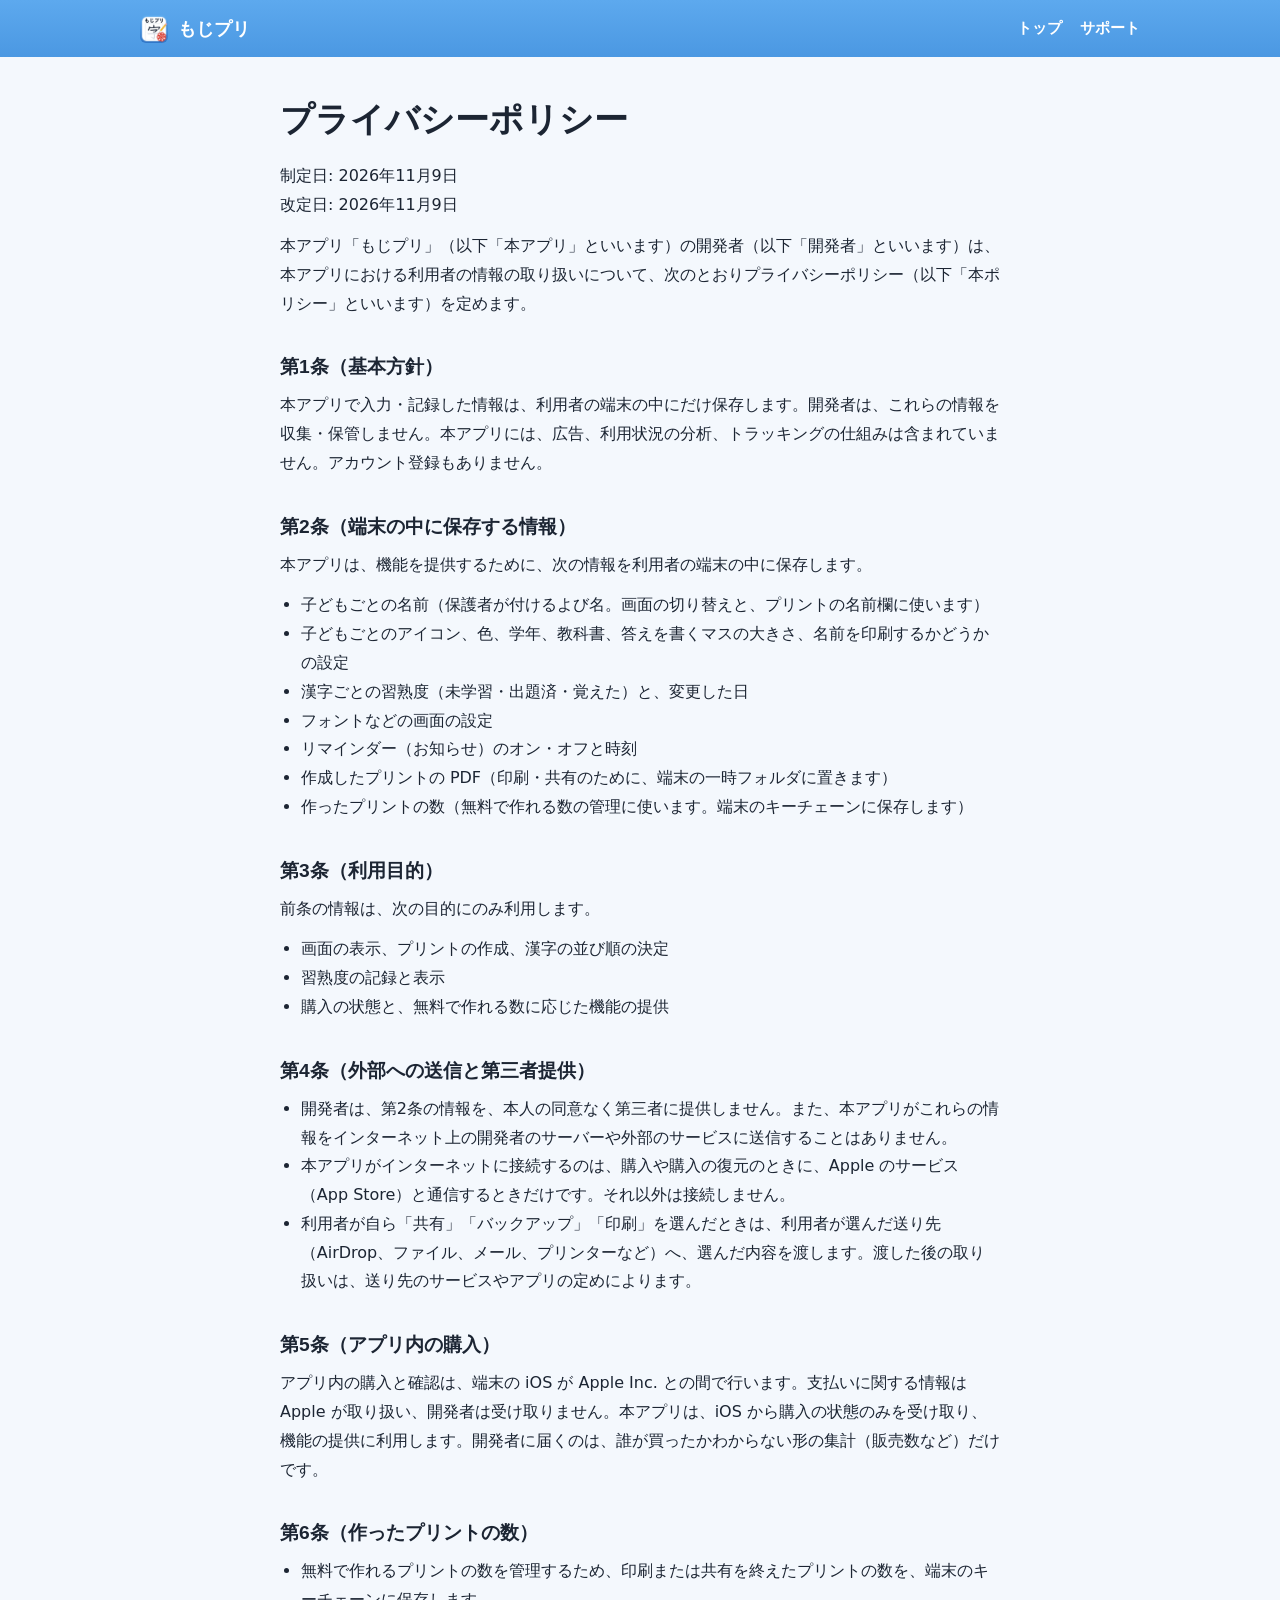
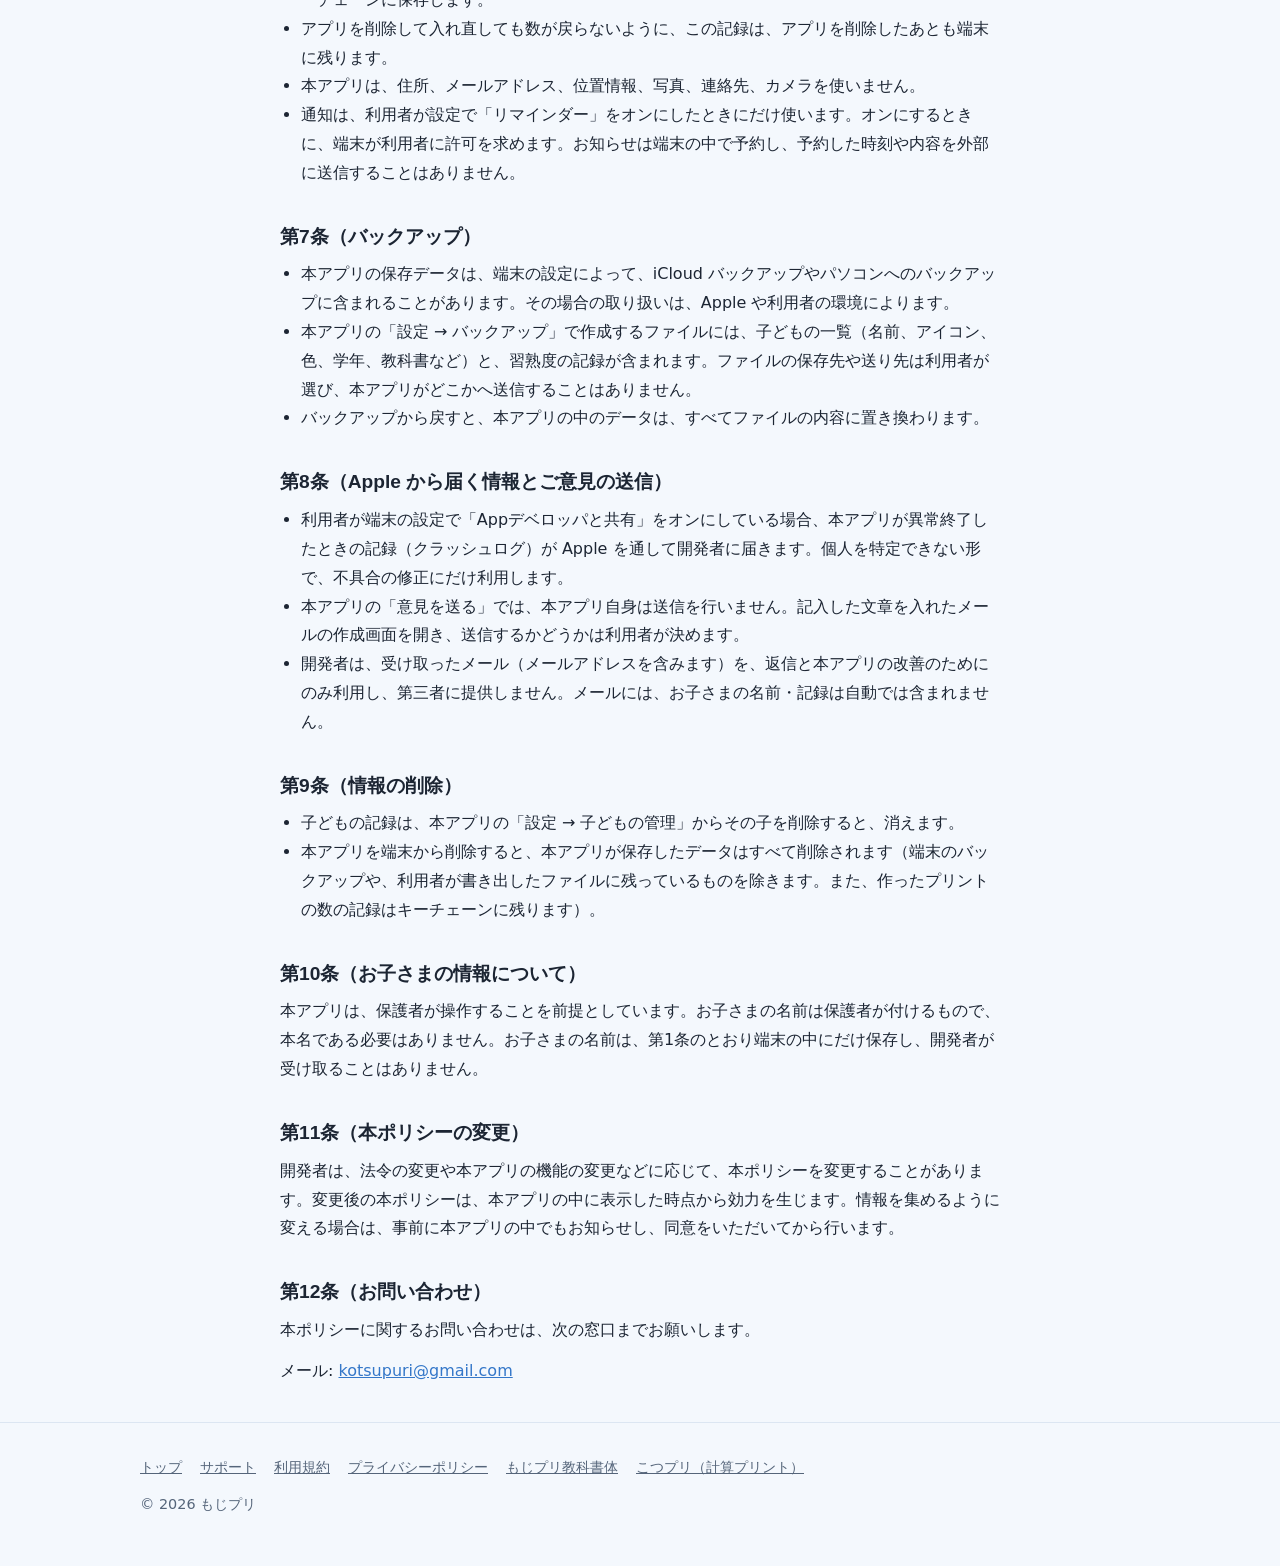
<file: mojipuri/privacy.html>
<!doctype html>
<html lang="ja">
<head>
<meta charset="utf-8">
<meta name="viewport" content="width=device-width, initial-scale=1">
<title>プライバシーポリシー｜もじプリ</title>
<meta name="description" content="練習プリントのアプリ「もじプリ」のプライバシーポリシーです。">
<link rel="canonical" href="https://kotsupuri.github.io/mojipuri/privacy.html">
<link rel="icon" href="images/icon-64.png" type="image/png">
<link rel="apple-touch-icon" href="images/icon-180.png">
<meta property="og:type" content="website">
<meta property="og:site_name" content="もじプリ">
<meta property="og:title" content="プライバシーポリシー｜もじプリ">
<meta property="og:image" content="https://kotsupuri.github.io/mojipuri/images/icon-512.png">
<link rel="stylesheet" href="style.css">
</head>
<body>
<header class="topbar"><div class="wrap bar"><a class="brand" href="./"><img src="images/icon-64.png" alt="" width="28" height="28">もじプリ</a><nav><a href="./">トップ</a><a href="support.html">サポート</a></nav></div></header>
<main class="wrap narrow page doc">
<h1>プライバシーポリシー</h1>
<p>制定日: 2026年11月9日<br>改定日: 2026年11月9日</p>
<p>本アプリ「もじプリ」（以下「本アプリ」といいます）の開発者（以下「開発者」といいます）は、本アプリにおける利用者の情報の取り扱いについて、次のとおりプライバシーポリシー（以下「本ポリシー」といいます）を定めます。</p>
<h2>第1条（基本方針）</h2>
<p>本アプリで入力・記録した情報は、利用者の端末の中にだけ保存します。開発者は、これらの情報を収集・保管しません。本アプリには、広告、利用状況の分析、トラッキングの仕組みは含まれていません。アカウント登録もありません。</p>
<h2>第2条（端末の中に保存する情報）</h2>
<p>本アプリは、機能を提供するために、次の情報を利用者の端末の中に保存します。</p>
<ul><li>子どもごとの名前（保護者が付けるよび名。画面の切り替えと、プリントの名前欄に使います）</li><li>子どもごとのアイコン、色、学年、教科書、答えを書くマスの大きさ、名前を印刷するかどうかの設定</li><li>漢字ごとの習熟度（未学習・出題済・覚えた）と、変更した日</li><li>フォントなどの画面の設定</li><li>リマインダー（お知らせ）のオン・オフと時刻</li><li>作成したプリントの PDF（印刷・共有のために、端末の一時フォルダに置きます）</li><li>作ったプリントの数（無料で作れる数の管理に使います。端末のキーチェーンに保存します）</li></ul>
<h2>第3条（利用目的）</h2>
<p>前条の情報は、次の目的にのみ利用します。</p>
<ul><li>画面の表示、プリントの作成、漢字の並び順の決定</li><li>習熟度の記録と表示</li><li>購入の状態と、無料で作れる数に応じた機能の提供</li></ul>
<h2>第4条（外部への送信と第三者提供）</h2>
<ul><li>開発者は、第2条の情報を、本人の同意なく第三者に提供しません。また、本アプリがこれらの情報をインターネット上の開発者のサーバーや外部のサービスに送信することはありません。</li><li>本アプリがインターネットに接続するのは、購入や購入の復元のときに、Apple のサービス（App Store）と通信するときだけです。それ以外は接続しません。</li><li>利用者が自ら「共有」「バックアップ」「印刷」を選んだときは、利用者が選んだ送り先（AirDrop、ファイル、メール、プリンターなど）へ、選んだ内容を渡します。渡した後の取り扱いは、送り先のサービスやアプリの定めによります。</li></ul>
<h2>第5条（アプリ内の購入）</h2>
<p>アプリ内の購入と確認は、端末の iOS が Apple Inc. との間で行います。支払いに関する情報は Apple が取り扱い、開発者は受け取りません。本アプリは、iOS から購入の状態のみを受け取り、機能の提供に利用します。開発者に届くのは、誰が買ったかわからない形の集計（販売数など）だけです。</p>
<h2>第6条（作ったプリントの数）</h2>
<ul><li>無料で作れるプリントの数を管理するため、印刷または共有を終えたプリントの数を、端末のキーチェーンに保存します。</li><li>アプリを削除して入れ直しても数が戻らないように、この記録は、アプリを削除したあとも端末に残ります。</li><li>本アプリは、住所、メールアドレス、位置情報、写真、連絡先、カメラを使いません。</li><li>通知は、利用者が設定で「リマインダー」をオンにしたときにだけ使います。オンにするときに、端末が利用者に許可を求めます。お知らせは端末の中で予約し、予約した時刻や内容を外部に送信することはありません。</li></ul>
<h2>第7条（バックアップ）</h2>
<ul><li>本アプリの保存データは、端末の設定によって、iCloud バックアップやパソコンへのバックアップに含まれることがあります。その場合の取り扱いは、Apple や利用者の環境によります。</li><li>本アプリの「設定 → バックアップ」で作成するファイルには、子どもの一覧（名前、アイコン、色、学年、教科書など）と、習熟度の記録が含まれます。ファイルの保存先や送り先は利用者が選び、本アプリがどこかへ送信することはありません。</li><li>バックアップから戻すと、本アプリの中のデータは、すべてファイルの内容に置き換わります。</li></ul>
<h2>第8条（Apple から届く情報とご意見の送信）</h2>
<ul><li>利用者が端末の設定で「Appデベロッパと共有」をオンにしている場合、本アプリが異常終了したときの記録（クラッシュログ）が Apple を通して開発者に届きます。個人を特定できない形で、不具合の修正にだけ利用します。</li><li>本アプリの「意見を送る」では、本アプリ自身は送信を行いません。記入した文章を入れたメールの作成画面を開き、送信するかどうかは利用者が決めます。</li><li>開発者は、受け取ったメール（メールアドレスを含みます）を、返信と本アプリの改善のためにのみ利用し、第三者に提供しません。メールには、お子さまの名前・記録は自動では含まれません。</li></ul>
<h2>第9条（情報の削除）</h2>
<ul><li>子どもの記録は、本アプリの「設定 → 子どもの管理」からその子を削除すると、消えます。</li><li>本アプリを端末から削除すると、本アプリが保存したデータはすべて削除されます（端末のバックアップや、利用者が書き出したファイルに残っているものを除きます。また、作ったプリントの数の記録はキーチェーンに残ります）。</li></ul>
<h2>第10条（お子さまの情報について）</h2>
<p>本アプリは、保護者が操作することを前提としています。お子さまの名前は保護者が付けるもので、本名である必要はありません。お子さまの名前は、第1条のとおり端末の中にだけ保存し、開発者が受け取ることはありません。</p>
<h2>第11条（本ポリシーの変更）</h2>
<p>開発者は、法令の変更や本アプリの機能の変更などに応じて、本ポリシーを変更することがあります。変更後の本ポリシーは、本アプリの中に表示した時点から効力を生じます。情報を集めるように変える場合は、事前に本アプリの中でもお知らせし、同意をいただいてから行います。</p>
<h2>第12条（お問い合わせ）</h2>
<p>本ポリシーに関するお問い合わせは、次の窓口までお願いします。</p>
<p>メール: <a href="mailto:kotsupuri@gmail.com">kotsupuri@gmail.com</a></p>
</main>
<footer class="footer"><div class="wrap"><nav><a href="./">トップ</a><a href="support.html">サポート</a><a href="terms.html">利用規約</a><a href="privacy.html">プライバシーポリシー</a><a href="font.html">もじプリ教科書体</a><a href="../">こつプリ（計算プリント）</a></nav><p>© 2026 もじプリ</p></div></footer>
</body>
</html>
</file>
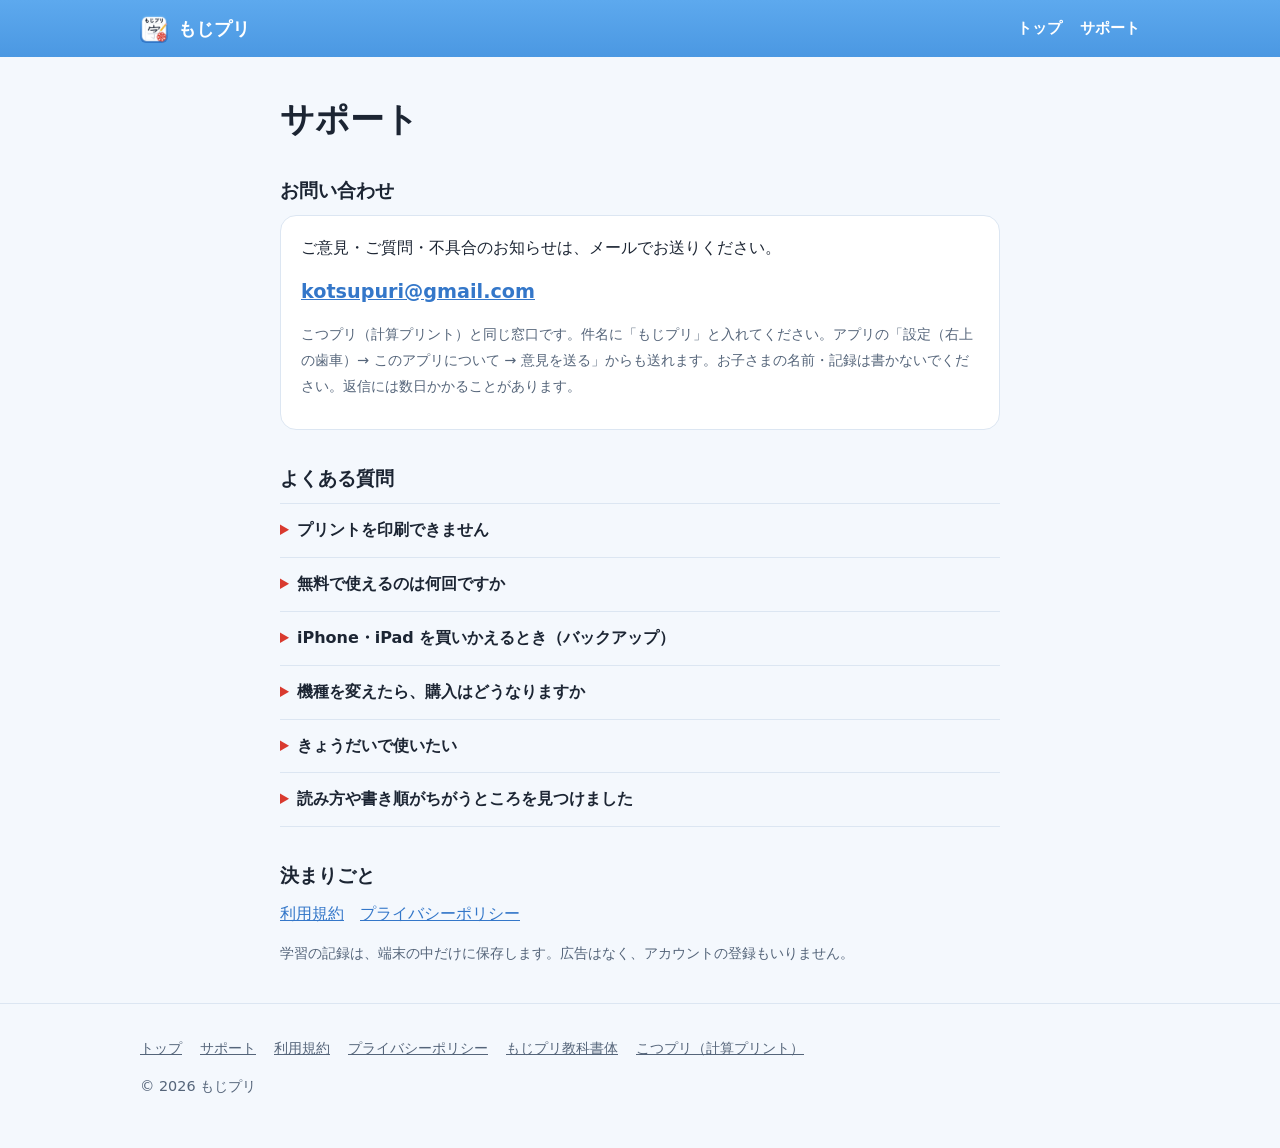
<file: mojipuri/support.html>
<!doctype html>
<html lang="ja">
<head>
<meta charset="utf-8">
<meta name="viewport" content="width=device-width, initial-scale=1">
<title>サポート｜もじプリ</title>
<meta name="description" content="練習プリントのアプリ「もじプリ」のサポートです。お問い合わせ先と、印刷・無料の回数・機種変更・購入などのよくある質問。">
<link rel="canonical" href="https://kotsupuri.github.io/mojipuri/support.html">
<link rel="icon" href="images/icon-64.png" type="image/png">
<link rel="apple-touch-icon" href="images/icon-180.png">
<meta property="og:type" content="website">
<meta property="og:site_name" content="もじプリ">
<meta property="og:title" content="サポート｜もじプリ">
<meta property="og:image" content="https://kotsupuri.github.io/mojipuri/images/icon-512.png">
<link rel="stylesheet" href="style.css">
</head>
<body>
<header class="topbar"><div class="wrap bar"><a class="brand" href="./"><img src="images/icon-64.png" alt="" width="28" height="28">もじプリ</a><nav><a href="./">トップ</a><a href="support.html">サポート</a></nav></div></header>
<main class="wrap narrow page">
  <h1>サポート</h1>
  <h2>お問い合わせ</h2>
  <div class="card">
    <p>ご意見・ご質問・不具合のお知らせは、メールでお送りください。</p>
    <p class="contact"><a href="mailto:kotsupuri@gmail.com">kotsupuri@gmail.com</a></p>
    <p class="note">こつプリ（計算プリント）と同じ窓口です。件名に「もじプリ」と入れてください。アプリの「設定（右上の歯車）→ このアプリについて → 意見を送る」からも送れます。お子さまの名前・記録は書かないでください。返信には数日かかることがあります。</p>
  </div>

  <h2>よくある質問</h2>
  <details>
    <summary>プリントを印刷できません</summary>
    <p>AirPrint に対応したプリンターと、同じ Wi-Fi につないでください。プレビューの共有ボタンから PDF を保存して、ほかのアプリやパソコンから印刷することもできます。</p>
  </details>
  <details>
    <summary>無料で使えるのは何回ですか</summary>
    <p>印刷と共有を、あわせて5回まで無料で使えます。印刷または共有を終えたプリント1つを1回と数えます。同じプリントを印刷し直しても1回で、プレビューを見るだけでは数えません。無料の回数を使う前には、アプリがお知らせします。</p>
  </details>
  <details>
    <summary>iPhone・iPad を買いかえるとき（バックアップ）</summary>
    <ol>
      <li>前の端末で「設定（右上の歯車）→ バックアップ」からバックアップのファイルを作り、「ファイル」アプリや AirDrop で新しい端末に送ります。</li>
      <li>新しい端末でもじプリを入れ、「設定 → バックアップ」でそのファイルを選んで戻します。</li>
    </ol>
    <p>習熟度の記録はこの端末の中だけにあるので、バックアップを作らずに消すと戻せません。</p>
  </details>
  <details>
    <summary>機種を変えたら、購入はどうなりますか</summary>
    <p>同じ Apple ID なら、もう一度お金はかかりません。「設定（右上の歯車）→ 購入 → 購入を復元する」を押してください。</p>
  </details>
  <details>
    <summary>きょうだいで使いたい</summary>
    <p>「設定 → 子どもの管理」で子どもを追加します。左上で子どもを切り替えられます。子どもごとに教科書・学年と習熟度の記録を分けます。子どもが何人いても、値段は同じです。</p>
  </details>
  <details>
    <summary>読み方や書き順がちがうところを見つけました</summary>
    <p>字と、どのプリントのどこかを、上のメールでお知らせください。アップデートで直します。</p>
  </details>

  <h2>決まりごと</h2>
  <p><a href="terms.html">利用規約</a>　<a href="privacy.html">プライバシーポリシー</a></p>
  <p class="note">学習の記録は、端末の中だけに保存します。広告はなく、アカウントの登録もいりません。</p>
</main>
<footer class="footer"><div class="wrap"><nav><a href="./">トップ</a><a href="support.html">サポート</a><a href="terms.html">利用規約</a><a href="privacy.html">プライバシーポリシー</a><a href="font.html">もじプリ教科書体</a><a href="../">こつプリ（計算プリント）</a></nav><p>© 2026 もじプリ</p></div></footer>
</body>
</html>
</file>
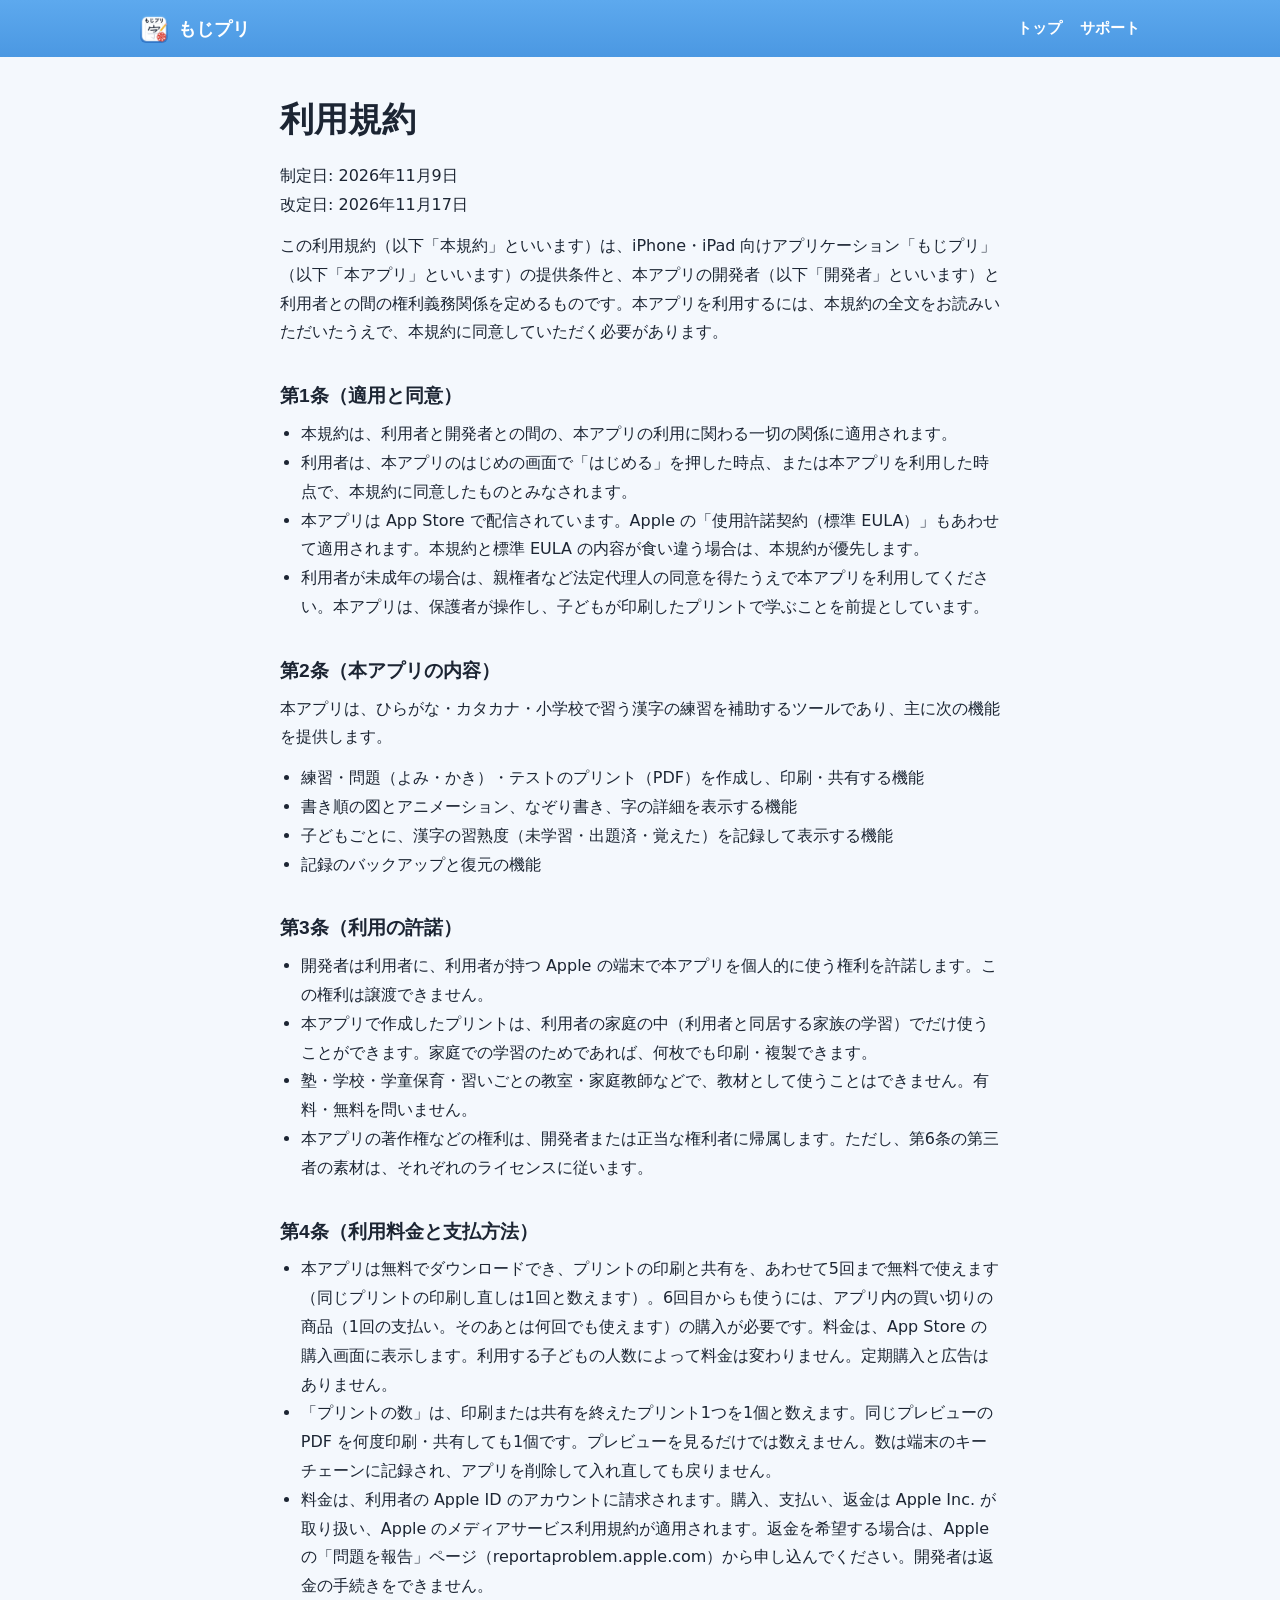
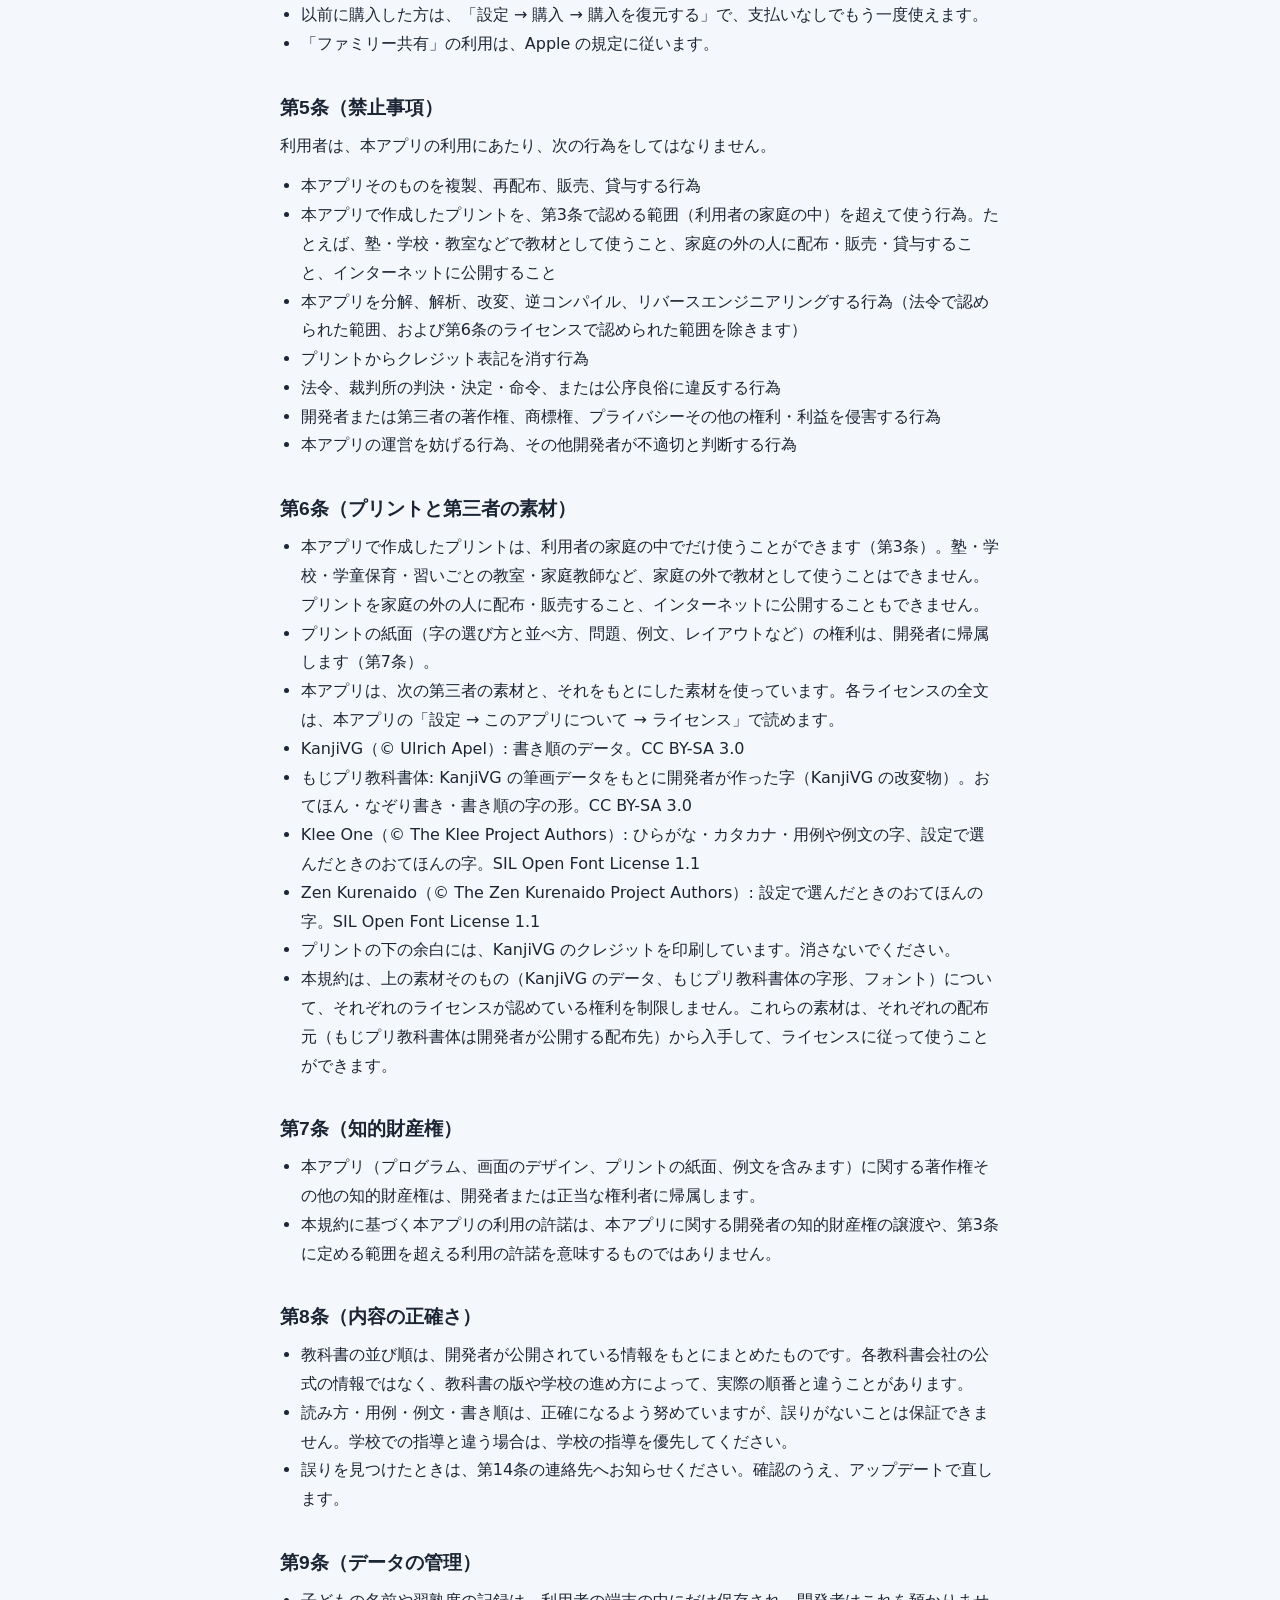
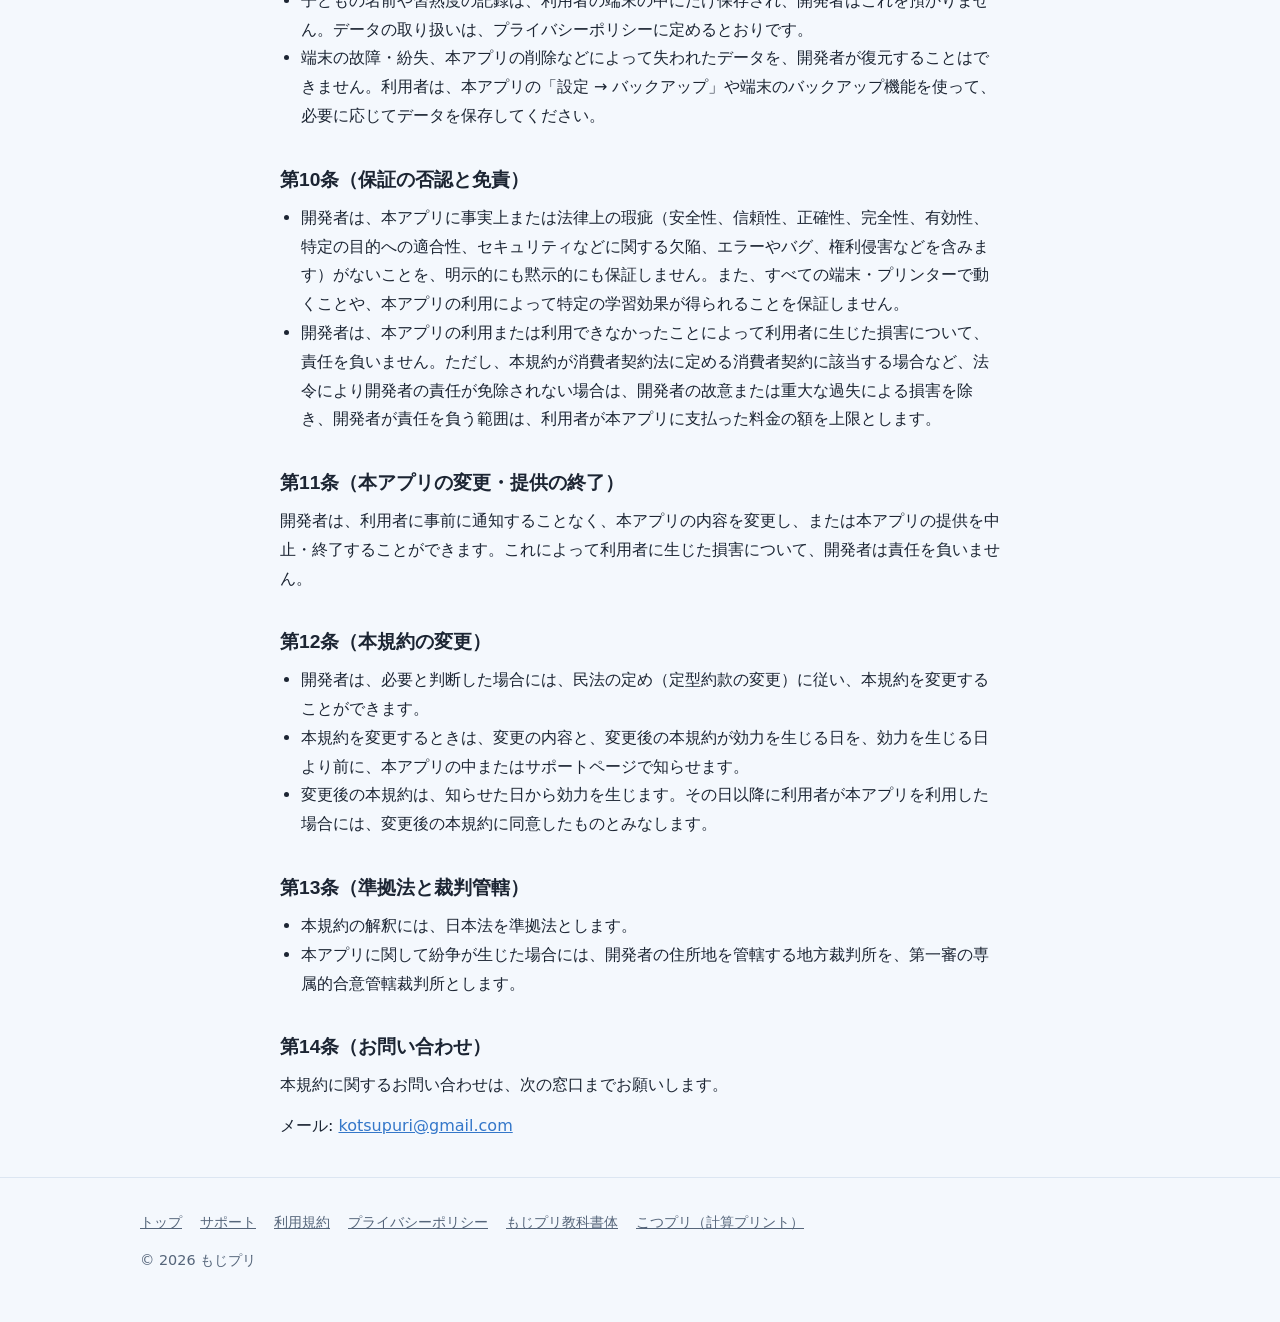
<file: mojipuri/terms.html>
<!doctype html>
<html lang="ja">
<head>
<meta charset="utf-8">
<meta name="viewport" content="width=device-width, initial-scale=1">
<title>利用規約｜もじプリ</title>
<meta name="description" content="練習プリントのアプリ「もじプリ」の利用規約です。">
<link rel="canonical" href="https://kotsupuri.github.io/mojipuri/terms.html">
<link rel="icon" href="images/icon-64.png" type="image/png">
<link rel="apple-touch-icon" href="images/icon-180.png">
<meta property="og:type" content="website">
<meta property="og:site_name" content="もじプリ">
<meta property="og:title" content="利用規約｜もじプリ">
<meta property="og:image" content="https://kotsupuri.github.io/mojipuri/images/icon-512.png">
<link rel="stylesheet" href="style.css">
</head>
<body>
<header class="topbar"><div class="wrap bar"><a class="brand" href="./"><img src="images/icon-64.png" alt="" width="28" height="28">もじプリ</a><nav><a href="./">トップ</a><a href="support.html">サポート</a></nav></div></header>
<main class="wrap narrow page doc">
<h1>利用規約</h1>
<p>制定日: 2026年11月9日<br>改定日: 2026年11月17日</p>
<p>この利用規約（以下「本規約」といいます）は、iPhone・iPad 向けアプリケーション「もじプリ」（以下「本アプリ」といいます）の提供条件と、本アプリの開発者（以下「開発者」といいます）と利用者との間の権利義務関係を定めるものです。本アプリを利用するには、本規約の全文をお読みいただいたうえで、本規約に同意していただく必要があります。</p>
<h2>第1条（適用と同意）</h2>
<ul><li>本規約は、利用者と開発者との間の、本アプリの利用に関わる一切の関係に適用されます。</li><li>利用者は、本アプリのはじめの画面で「はじめる」を押した時点、または本アプリを利用した時点で、本規約に同意したものとみなされます。</li><li>本アプリは App Store で配信されています。Apple の「使用許諾契約（標準 EULA）」もあわせて適用されます。本規約と標準 EULA の内容が食い違う場合は、本規約が優先します。</li><li>利用者が未成年の場合は、親権者など法定代理人の同意を得たうえで本アプリを利用してください。本アプリは、保護者が操作し、子どもが印刷したプリントで学ぶことを前提としています。</li></ul>
<h2>第2条（本アプリの内容）</h2>
<p>本アプリは、ひらがな・カタカナ・小学校で習う漢字の練習を補助するツールであり、主に次の機能を提供します。</p>
<ul><li>練習・問題（よみ・かき）・テストのプリント（PDF）を作成し、印刷・共有する機能</li><li>書き順の図とアニメーション、なぞり書き、字の詳細を表示する機能</li><li>子どもごとに、漢字の習熟度（未学習・出題済・覚えた）を記録して表示する機能</li><li>記録のバックアップと復元の機能</li></ul>
<h2>第3条（利用の許諾）</h2>
<ul><li>開発者は利用者に、利用者が持つ Apple の端末で本アプリを個人的に使う権利を許諾します。この権利は譲渡できません。</li><li>本アプリで作成したプリントは、利用者の家庭の中（利用者と同居する家族の学習）でだけ使うことができます。家庭での学習のためであれば、何枚でも印刷・複製できます。</li><li>塾・学校・学童保育・習いごとの教室・家庭教師などで、教材として使うことはできません。有料・無料を問いません。</li><li>本アプリの著作権などの権利は、開発者または正当な権利者に帰属します。ただし、第6条の第三者の素材は、それぞれのライセンスに従います。</li></ul>
<h2>第4条（利用料金と支払方法）</h2>
<ul><li>本アプリは無料でダウンロードでき、プリントの印刷と共有を、あわせて5回まで無料で使えます（同じプリントの印刷し直しは1回と数えます）。6回目からも使うには、アプリ内の買い切りの商品（1回の支払い。そのあとは何回でも使えます）の購入が必要です。料金は、App Store の購入画面に表示します。利用する子どもの人数によって料金は変わりません。定期購入と広告はありません。</li><li>「プリントの数」は、印刷または共有を終えたプリント1つを1個と数えます。同じプレビューの PDF を何度印刷・共有しても1個です。プレビューを見るだけでは数えません。数は端末のキーチェーンに記録され、アプリを削除して入れ直しても戻りません。</li><li>料金は、利用者の Apple ID のアカウントに請求されます。購入、支払い、返金は Apple Inc. が取り扱い、Apple のメディアサービス利用規約が適用されます。返金を希望する場合は、Apple の「問題を報告」ページ（reportaproblem.apple.com）から申し込んでください。開発者は返金の手続きをできません。</li><li>以前に購入した方は、「設定 → 購入 → 購入を復元する」で、支払いなしでもう一度使えます。</li><li>「ファミリー共有」の利用は、Apple の規定に従います。</li></ul>
<h2>第5条（禁止事項）</h2>
<p>利用者は、本アプリの利用にあたり、次の行為をしてはなりません。</p>
<ul><li>本アプリそのものを複製、再配布、販売、貸与する行為</li><li>本アプリで作成したプリントを、第3条で認める範囲（利用者の家庭の中）を超えて使う行為。たとえば、塾・学校・教室などで教材として使うこと、家庭の外の人に配布・販売・貸与すること、インターネットに公開すること</li><li>本アプリを分解、解析、改変、逆コンパイル、リバースエンジニアリングする行為（法令で認められた範囲、および第6条のライセンスで認められた範囲を除きます）</li><li>プリントからクレジット表記を消す行為</li><li>法令、裁判所の判決・決定・命令、または公序良俗に違反する行為</li><li>開発者または第三者の著作権、商標権、プライバシーその他の権利・利益を侵害する行為</li><li>本アプリの運営を妨げる行為、その他開発者が不適切と判断する行為</li></ul>
<h2>第6条（プリントと第三者の素材）</h2>
<ul><li>本アプリで作成したプリントは、利用者の家庭の中でだけ使うことができます（第3条）。塾・学校・学童保育・習いごとの教室・家庭教師など、家庭の外で教材として使うことはできません。プリントを家庭の外の人に配布・販売すること、インターネットに公開することもできません。</li><li>プリントの紙面（字の選び方と並べ方、問題、例文、レイアウトなど）の権利は、開発者に帰属します（第7条）。</li><li>本アプリは、次の第三者の素材と、それをもとにした素材を使っています。各ライセンスの全文は、本アプリの「設定 → このアプリについて → ライセンス」で読めます。</li><li>KanjiVG（© Ulrich Apel）: 書き順のデータ。CC BY-SA 3.0</li><li>もじプリ教科書体: KanjiVG の筆画データをもとに開発者が作った字（KanjiVG の改変物）。おてほん・なぞり書き・書き順の字の形。CC BY-SA 3.0</li><li>Klee One（© The Klee Project Authors）: ひらがな・カタカナ・用例や例文の字、設定で選んだときのおてほんの字。SIL Open Font License 1.1</li><li>Zen Kurenaido（© The Zen Kurenaido Project Authors）: 設定で選んだときのおてほんの字。SIL Open Font License 1.1</li><li>プリントの下の余白には、KanjiVG のクレジットを印刷しています。消さないでください。</li><li>本規約は、上の素材そのもの（KanjiVG のデータ、もじプリ教科書体の字形、フォント）について、それぞれのライセンスが認めている権利を制限しません。これらの素材は、それぞれの配布元（もじプリ教科書体は開発者が公開する配布先）から入手して、ライセンスに従って使うことができます。</li></ul>
<h2>第7条（知的財産権）</h2>
<ul><li>本アプリ（プログラム、画面のデザイン、プリントの紙面、例文を含みます）に関する著作権その他の知的財産権は、開発者または正当な権利者に帰属します。</li><li>本規約に基づく本アプリの利用の許諾は、本アプリに関する開発者の知的財産権の譲渡や、第3条に定める範囲を超える利用の許諾を意味するものではありません。</li></ul>
<h2>第8条（内容の正確さ）</h2>
<ul><li>教科書の並び順は、開発者が公開されている情報をもとにまとめたものです。各教科書会社の公式の情報ではなく、教科書の版や学校の進め方によって、実際の順番と違うことがあります。</li><li>読み方・用例・例文・書き順は、正確になるよう努めていますが、誤りがないことは保証できません。学校での指導と違う場合は、学校の指導を優先してください。</li><li>誤りを見つけたときは、第14条の連絡先へお知らせください。確認のうえ、アップデートで直します。</li></ul>
<h2>第9条（データの管理）</h2>
<ul><li>子どもの名前や習熟度の記録は、利用者の端末の中にだけ保存され、開発者はこれを預かりません。データの取り扱いは、プライバシーポリシーに定めるとおりです。</li><li>端末の故障・紛失、本アプリの削除などによって失われたデータを、開発者が復元することはできません。利用者は、本アプリの「設定 → バックアップ」や端末のバックアップ機能を使って、必要に応じてデータを保存してください。</li></ul>
<h2>第10条（保証の否認と免責）</h2>
<ul><li>開発者は、本アプリに事実上または法律上の瑕疵（安全性、信頼性、正確性、完全性、有効性、特定の目的への適合性、セキュリティなどに関する欠陥、エラーやバグ、権利侵害などを含みます）がないことを、明示的にも黙示的にも保証しません。また、すべての端末・プリンターで動くことや、本アプリの利用によって特定の学習効果が得られることを保証しません。</li><li>開発者は、本アプリの利用または利用できなかったことによって利用者に生じた損害について、責任を負いません。ただし、本規約が消費者契約法に定める消費者契約に該当する場合など、法令により開発者の責任が免除されない場合は、開発者の故意または重大な過失による損害を除き、開発者が責任を負う範囲は、利用者が本アプリに支払った料金の額を上限とします。</li></ul>
<h2>第11条（本アプリの変更・提供の終了）</h2>
<p>開発者は、利用者に事前に通知することなく、本アプリの内容を変更し、または本アプリの提供を中止・終了することができます。これによって利用者に生じた損害について、開発者は責任を負いません。</p>
<h2>第12条（本規約の変更）</h2>
<ul><li>開発者は、必要と判断した場合には、民法の定め（定型約款の変更）に従い、本規約を変更することができます。</li><li>本規約を変更するときは、変更の内容と、変更後の本規約が効力を生じる日を、効力を生じる日より前に、本アプリの中またはサポートページで知らせます。</li><li>変更後の本規約は、知らせた日から効力を生じます。その日以降に利用者が本アプリを利用した場合には、変更後の本規約に同意したものとみなします。</li></ul>
<h2>第13条（準拠法と裁判管轄）</h2>
<ul><li>本規約の解釈には、日本法を準拠法とします。</li><li>本アプリに関して紛争が生じた場合には、開発者の住所地を管轄する地方裁判所を、第一審の専属的合意管轄裁判所とします。</li></ul>
<h2>第14条（お問い合わせ）</h2>
<p>本規約に関するお問い合わせは、次の窓口までお願いします。</p>
<p>メール: <a href="mailto:kotsupuri@gmail.com">kotsupuri@gmail.com</a></p>
</main>
<footer class="footer"><div class="wrap"><nav><a href="./">トップ</a><a href="support.html">サポート</a><a href="terms.html">利用規約</a><a href="privacy.html">プライバシーポリシー</a><a href="font.html">もじプリ教科書体</a><a href="../">こつプリ（計算プリント）</a></nav><p>© 2026 もじプリ</p></div></footer>
</body>
</html>
</file>
<file: style.css>
/* こつプリの公式サイト。色はブランドブックと同じ（空・紙・赤ペン・墨）。
   外の文字（Web フォント）や外のサービスは読み込まない（見た人の情報を、ほかのサービスに送らないため）。
   見出しは丸ゴシック（iPhone・Mac のヒラギノ丸ゴ）、本文は角ゴシック。 */
:root {
  --sky-top: #5DA9EE;
  --sky-bottom: #3477C9;
  --sky-deep: #245FA8;
  --paper: #FFFFFF;
  --ink: #1C2533;
  --muted: #55657A;
  --line: #DCE6F2;
  --pen: #D93A2F;
  --done: #2E9D62;
  --bg: #F4F8FD;
  --tint: #E8F1FB;
  --round: "Hiragino Maru Gothic ProN", "Hiragino Maru Gothic Pro", "Zen Maru Gothic", "M PLUS Rounded 1c", "Hiragino Sans", sans-serif;
  --body: "Hiragino Sans", "Hiragino Kaku Gothic ProN", "Yu Gothic", "Noto Sans JP", system-ui, sans-serif;
  color-scheme: light;
}
@media (prefers-color-scheme: dark) {
  :root {
    --paper: #18212E; --ink: #E7EEF7; --muted: #A3B2C5; --line: #2A3747;
    --bg: #0F1620; --tint: #142133; --done: #6FD39C; --pen: #F0645A;
    color-scheme: dark;
  }
}
* { box-sizing: border-box; }
html { scroll-behavior: smooth; }
@media (prefers-reduced-motion: reduce) { html { scroll-behavior: auto; } }
body {
  margin: 0;
  background: var(--bg);
  color: var(--ink);
  font-family: var(--body);
  line-height: 1.8;
  -webkit-text-size-adjust: 100%;
}
img { max-width: 100%; height: auto; }
a { color: var(--sky-bottom); }
@media (prefers-color-scheme: dark) { a { color: var(--sky-top); } }
a:focus-visible, summary:focus-visible { outline: 3px solid var(--sky-top); outline-offset: 2px; border-radius: 4px; }
.wrap {
  max-width: 1040px;
  margin: 0 auto;
  padding-left: max(20px, env(safe-area-inset-left));
  padding-right: max(20px, env(safe-area-inset-right));
}
.narrow { max-width: 760px; }
h1, h2, h3, .brand { font-family: var(--round); text-wrap: balance; }
/* 見出しは、意味のまとまり（span）の途中で折り返さない */
h1 > span, h2 > span, .price-free > span { display: inline-block; }

/* 上の帯 */
.topbar { background: var(--sky-top); background: linear-gradient(180deg, var(--sky-top), #4B98E2); color: #fff; }
.topbar.on-hero { background: transparent; position: absolute; inset: 0 0 auto; z-index: 2; }
.bar { display: flex; align-items: center; justify-content: space-between; gap: 12px; padding-block: 12px; }
.brand { display: inline-flex; align-items: center; gap: 10px; color: #fff; font-weight: 700; font-size: 1.15rem; text-decoration: none; }
.brand img { border-radius: 22%; }
.topbar nav, .footer nav { display: flex; flex-wrap: wrap; gap: 4px 18px; }
.topbar nav a { color: #fff; text-decoration: none; font-weight: 600; font-size: .95rem; }
.topbar nav a:hover { text-decoration: underline; }

/* いちばん上 */
.hero {
  position: relative;
  color: #fff;
  background: linear-gradient(180deg, var(--sky-top) 0%, var(--sky-bottom) 100%);
  overflow: hidden;
}
.hero-grid {
  display: grid;
  grid-template-columns: minmax(0, 1.1fr) minmax(0, .9fr);
  gap: 32px;
  align-items: center;
  padding-block: 96px 0;
}
.hero-copy { padding-bottom: 64px; }
.app-name { display: flex; align-items: center; gap: 16px; margin: 0 0 18px; }
.app-name img { width: 72px; height: 72px; border-radius: 22%; box-shadow: 0 8px 24px rgba(16, 48, 92, .25); }
.app-name span { font-family: var(--round); font-size: 1.25rem; font-weight: 700; }
.hero h1 { font-size: clamp(2rem, 5.2vw, 3.2rem); line-height: 1.3; margin: 0 0 16px; letter-spacing: .02em; }
.hero .lead { font-size: 1.1rem; margin: 0 0 28px; max-width: 30em; }
.badge {
  display: inline-flex; align-items: center; gap: 10px;
  background: #fff; color: var(--sky-deep);
  border-radius: 999px; padding: 12px 22px;
  font-weight: 700; font-family: var(--round); text-decoration: none;
  box-shadow: 0 6px 18px rgba(16, 48, 92, .2);
}
.badge small { font-weight: 600; color: var(--muted); font-family: var(--body); }
.hero-note { margin: 14px 0 0; font-size: .9rem; opacity: .95; }
.hero-phone { align-self: end; display: flex; justify-content: center; }
.phone {
  width: min(320px, 100%);
  border-radius: 36px 36px 0 0;
  border: 10px solid #10223B; border-bottom: 0;
  background: #10223B;
  overflow: hidden;
  box-shadow: 0 20px 60px rgba(16, 48, 92, .35);
}
.phone img { display: block; width: 100%; border-radius: 26px 26px 0 0; }

/* 区切りの見出し */
section { padding-block: 72px; }
section.alt { background: var(--tint); }
.eyebrow { font-family: var(--round); color: var(--pen); font-weight: 700; letter-spacing: .08em; font-size: .9rem; margin: 0 0 6px; }
h2 { font-size: clamp(1.5rem, 3.4vw, 2rem); line-height: 1.4; margin: 0 0 12px; }
.section-lead { color: var(--muted); margin: 0 0 36px; max-width: 40em; }

/* 1日の流れ */
.flow { list-style: none; margin: 0; padding: 0; display: grid; grid-template-columns: repeat(5, minmax(0, 1fr)); gap: 18px; counter-reset: step; }
.flow li { counter-increment: step; display: grid; gap: 10px; align-content: start; }
.flow figure { margin: 0; border-radius: 16px; overflow: hidden; border: 1px solid var(--line); background: var(--paper); aspect-ratio: 3 / 5; }
.flow figure img { display: block; width: 100%; height: 100%; object-fit: cover; object-position: top; }
.flow h3 { font-size: 1.05rem; margin: 0; display: flex; align-items: baseline; gap: 8px; }
.flow h3::before {
  content: counter(step);
  display: inline-grid; place-items: center;
  width: 1.7em; height: 1.7em; flex: none;
  border-radius: 50%; background: var(--sky-bottom); color: #fff; font-size: .85rem;
}
.flow p { margin: 0; color: var(--muted); font-size: .92rem; }

/* できること */
.features { display: grid; grid-template-columns: repeat(2, minmax(0, 1fr)); gap: 16px; }
.feature { background: var(--paper); border: 1px solid var(--line); border-radius: 18px; padding: 22px 24px; }
.feature h3 { font-size: 1.12rem; margin: 0 0 6px; display: flex; gap: 10px; align-items: baseline; }
.feature h3 .mark { color: var(--pen); font-size: 1.2rem; line-height: 1; }
.feature p { margin: 0; color: var(--muted); }

/* 約束 */
.promises { display: grid; grid-template-columns: repeat(3, minmax(0, 1fr)); gap: 16px; }
.promise { border-top: 3px solid var(--sky-bottom); padding-top: 14px; }
.promise h3 { font-size: 1.1rem; margin: 0 0 6px; }
.promise p { margin: 0; color: var(--muted); }

/* 料金 */
.price {
  display: grid; grid-template-columns: minmax(0, 1fr) minmax(0, 1fr); gap: 24px; align-items: center;
  background: var(--paper); border: 1px solid var(--line); border-radius: 22px; padding: 32px;
}
.price-free { font-family: var(--round); font-size: 1.5rem; font-weight: 700; margin: 0 0 8px; }
.price-free strong { color: var(--pen); font-size: 2rem; }
.price ul { margin: 0; padding-left: 1.2em; color: var(--muted); }
.plans { display: grid; gap: 12px; }
.plan { display: flex; flex-wrap: wrap; justify-content: space-between; align-items: baseline; gap: 4px 12px; border: 1px solid var(--line); border-radius: 14px; padding: 14px 18px; }
.plan b { font-family: var(--round); font-size: 1.05rem; }
.plan .amount { font-size: 1.5rem; font-weight: 700; font-variant-numeric: tabular-nums; white-space: nowrap; }
.plan .amount small { font-size: .85rem; color: var(--muted); font-weight: 600; }
.plan.best { border-color: var(--sky-bottom); }
.plan .tag { white-space: nowrap; display: inline-block; vertical-align: middle; font-size: .75rem; color: #fff; background: var(--sky-bottom); border-radius: 999px; padding: 2px 10px; margin-left: 6px; font-weight: 700; }

/* 下の呼びかけ */
.cta { text-align: center; color: #fff; background: linear-gradient(180deg, var(--sky-top), var(--sky-bottom)); }
.cta h2 { margin-bottom: 18px; }
.cta p { margin: 0 0 24px; }

/* サポート・規約 */
main.page { padding-block: 40px 24px; }
main.page h1 { font-size: clamp(1.6rem, 4vw, 2.1rem); line-height: 1.35; margin: 0 0 20px; }
main.page h2 { font-size: 1.2rem; margin: 36px 0 10px; }
.doc p, .doc li { overflow-wrap: anywhere; }
p, ul, ol { margin: 0 0 12px; }
ul, ol { padding-left: 1.3em; }
.card { background: var(--paper); border: 1px solid var(--line); border-radius: 16px; padding: 18px 20px; margin: 0 0 16px; }
.contact { font-size: 1.2rem; font-weight: 700; word-break: break-all; }
.note { color: var(--muted); font-size: .9rem; }
details { border-top: 1px solid var(--line); padding: 12px 0; }
details:last-of-type { border-bottom: 1px solid var(--line); }
summary { cursor: pointer; font-weight: 700; }
summary::marker { color: var(--pen); }
details p, details ol { margin: 8px 0 0; }

/* いちばん下 */
.footer { padding-block: 32px 48px; color: var(--muted); font-size: .9rem; border-top: 1px solid var(--line); }
.footer nav a { color: var(--muted); }
.footer p { margin: 12px 0 0; }

/* スマホの幅 */
@media (max-width: 860px) {
  .flow { grid-template-columns: repeat(5, minmax(150px, 1fr)); overflow-x: auto; scroll-snap-type: x mandatory; padding-bottom: 8px; }
  .flow li { scroll-snap-align: start; }
}
@media (max-width: 760px) {
  .hero-grid { grid-template-columns: 1fr; padding-block: 80px 0; gap: 8px; }
  .hero-copy { padding-bottom: 24px; }
  .phone { width: min(260px, 80%); }
  section { padding-block: 52px; }
  .features, .promises, .price { grid-template-columns: 1fr; }
  .price { padding: 22px; }
}
</file>
<file: mojipuri/style.css>
/* こつプリの公式サイト。色はブランドブックと同じ（空・紙・赤ペン・墨）。
   外の文字（Web フォント）や外のサービスは読み込まない（見た人の情報を、ほかのサービスに送らないため）。
   見出しは丸ゴシック（iPhone・Mac のヒラギノ丸ゴ）、本文は角ゴシック。 */
:root {
  --sky-top: #5DA9EE;
  --sky-bottom: #3477C9;
  --sky-deep: #245FA8;
  --paper: #FFFFFF;
  --ink: #1C2533;
  --muted: #55657A;
  --line: #DCE6F2;
  --pen: #D93A2F;
  --done: #2E9D62;
  --bg: #F4F8FD;
  --tint: #E8F1FB;
  --round: "Hiragino Maru Gothic ProN", "Hiragino Maru Gothic Pro", "Zen Maru Gothic", "M PLUS Rounded 1c", "Hiragino Sans", sans-serif;
  --body: "Hiragino Sans", "Hiragino Kaku Gothic ProN", "Yu Gothic", "Noto Sans JP", system-ui, sans-serif;
  color-scheme: light;
}
@media (prefers-color-scheme: dark) {
  :root {
    --paper: #18212E; --ink: #E7EEF7; --muted: #A3B2C5; --line: #2A3747;
    --bg: #0F1620; --tint: #142133; --done: #6FD39C; --pen: #F0645A;
    color-scheme: dark;
  }
}
* { box-sizing: border-box; }
html { scroll-behavior: smooth; }
@media (prefers-reduced-motion: reduce) { html { scroll-behavior: auto; } }
body {
  margin: 0;
  background: var(--bg);
  color: var(--ink);
  font-family: var(--body);
  line-height: 1.8;
  -webkit-text-size-adjust: 100%;
}
img { max-width: 100%; height: auto; }
a { color: var(--sky-bottom); }
@media (prefers-color-scheme: dark) { a { color: var(--sky-top); } }
a:focus-visible, summary:focus-visible { outline: 3px solid var(--sky-top); outline-offset: 2px; border-radius: 4px; }
.wrap {
  max-width: 1040px;
  margin: 0 auto;
  padding-left: max(20px, env(safe-area-inset-left));
  padding-right: max(20px, env(safe-area-inset-right));
}
.narrow { max-width: 760px; }
h1, h2, h3, .brand { font-family: var(--round); text-wrap: balance; }
/* 見出しは、意味のまとまり（span）の途中で折り返さない */
h1 > span, h2 > span, .price-free > span { display: inline-block; }

/* 上の帯 */
.topbar { background: var(--sky-top); background: linear-gradient(180deg, var(--sky-top), #4B98E2); color: #fff; }
.topbar.on-hero { background: transparent; position: absolute; inset: 0 0 auto; z-index: 2; }
.bar { display: flex; align-items: center; justify-content: space-between; gap: 12px; padding-block: 12px; }
.brand { display: inline-flex; align-items: center; gap: 10px; color: #fff; font-weight: 700; font-size: 1.15rem; text-decoration: none; }
.brand img { border-radius: 22%; }
.topbar nav, .footer nav { display: flex; flex-wrap: wrap; gap: 4px 18px; }
.topbar nav a { color: #fff; text-decoration: none; font-weight: 600; font-size: .95rem; }
.topbar nav a:hover { text-decoration: underline; }

/* いちばん上 */
.hero {
  position: relative;
  color: #fff;
  background: linear-gradient(180deg, var(--sky-top) 0%, var(--sky-bottom) 100%);
  overflow: hidden;
}
.hero-grid {
  display: grid;
  grid-template-columns: minmax(0, 1.1fr) minmax(0, .9fr);
  gap: 32px;
  align-items: center;
  padding-block: 96px 0;
}
.hero-copy { padding-bottom: 64px; }
.app-name { display: flex; align-items: center; gap: 16px; margin: 0 0 18px; }
.app-name img { width: 72px; height: 72px; border-radius: 22%; box-shadow: 0 8px 24px rgba(16, 48, 92, .25); }
.app-name span { font-family: var(--round); font-size: 1.25rem; font-weight: 700; }
.hero h1 { font-size: clamp(2rem, 5.2vw, 3.2rem); line-height: 1.3; margin: 0 0 16px; letter-spacing: .02em; }
.hero .lead { font-size: 1.1rem; margin: 0 0 28px; max-width: 30em; }
.badge {
  display: inline-flex; align-items: center; gap: 10px;
  background: #fff; color: var(--sky-deep);
  border-radius: 999px; padding: 12px 22px;
  font-weight: 700; font-family: var(--round); text-decoration: none;
  box-shadow: 0 6px 18px rgba(16, 48, 92, .2);
}
.badge small { font-weight: 600; color: var(--muted); font-family: var(--body); }
.hero-note { margin: 14px 0 0; font-size: .9rem; opacity: .95; }
.hero-phone { align-self: end; display: flex; justify-content: center; }
.phone {
  width: min(320px, 100%);
  border-radius: 36px 36px 0 0;
  border: 10px solid #10223B; border-bottom: 0;
  background: #10223B;
  overflow: hidden;
  box-shadow: 0 20px 60px rgba(16, 48, 92, .35);
}
.phone img { display: block; width: 100%; border-radius: 26px 26px 0 0; }

/* 区切りの見出し */
section { padding-block: 72px; }
section.alt { background: var(--tint); }
.eyebrow { font-family: var(--round); color: var(--pen); font-weight: 700; letter-spacing: .08em; font-size: .9rem; margin: 0 0 6px; }
h2 { font-size: clamp(1.5rem, 3.4vw, 2rem); line-height: 1.4; margin: 0 0 12px; }
.section-lead { color: var(--muted); margin: 0 0 36px; max-width: 40em; }

/* 1日の流れ */
.flow { list-style: none; margin: 0; padding: 0; display: grid; grid-template-columns: repeat(5, minmax(0, 1fr)); gap: 18px; counter-reset: step; }
.flow li { counter-increment: step; display: grid; gap: 10px; align-content: start; }
.flow figure { margin: 0; border-radius: 16px; overflow: hidden; border: 1px solid var(--line); background: var(--paper); aspect-ratio: 3 / 5; }
.flow figure img { display: block; width: 100%; height: 100%; object-fit: cover; object-position: top; }
.flow h3 { font-size: 1.05rem; margin: 0; display: flex; align-items: baseline; gap: 8px; }
.flow h3::before {
  content: counter(step);
  display: inline-grid; place-items: center;
  width: 1.7em; height: 1.7em; flex: none;
  border-radius: 50%; background: var(--sky-bottom); color: #fff; font-size: .85rem;
}
.flow p { margin: 0; color: var(--muted); font-size: .92rem; }

/* できること */
.features { display: grid; grid-template-columns: repeat(2, minmax(0, 1fr)); gap: 16px; }
.feature { background: var(--paper); border: 1px solid var(--line); border-radius: 18px; padding: 22px 24px; }
.feature h3 { font-size: 1.12rem; margin: 0 0 6px; display: flex; gap: 10px; align-items: baseline; }
.feature h3 .mark { color: var(--pen); font-size: 1.2rem; line-height: 1; }
.feature p { margin: 0; color: var(--muted); }

/* 約束 */
.promises { display: grid; grid-template-columns: repeat(3, minmax(0, 1fr)); gap: 16px; }
.promise { border-top: 3px solid var(--sky-bottom); padding-top: 14px; }
.promise h3 { font-size: 1.1rem; margin: 0 0 6px; }
.promise p { margin: 0; color: var(--muted); }

/* 料金 */
.price {
  display: grid; grid-template-columns: minmax(0, 1fr) minmax(0, 1fr); gap: 24px; align-items: center;
  background: var(--paper); border: 1px solid var(--line); border-radius: 22px; padding: 32px;
}
.price-free { font-family: var(--round); font-size: 1.5rem; font-weight: 700; margin: 0 0 8px; }
.price-free strong { color: var(--pen); font-size: 2rem; }
.price ul { margin: 0; padding-left: 1.2em; color: var(--muted); }
.plans { display: grid; gap: 12px; }
.plan { display: flex; flex-wrap: wrap; justify-content: space-between; align-items: baseline; gap: 4px 12px; border: 1px solid var(--line); border-radius: 14px; padding: 14px 18px; }
.plan b { font-family: var(--round); font-size: 1.05rem; }
.plan .amount { font-size: 1.5rem; font-weight: 700; font-variant-numeric: tabular-nums; white-space: nowrap; }
.plan .amount small { font-size: .85rem; color: var(--muted); font-weight: 600; }
.plan.best { border-color: var(--sky-bottom); }
.plan .tag { white-space: nowrap; display: inline-block; vertical-align: middle; font-size: .75rem; color: #fff; background: var(--sky-bottom); border-radius: 999px; padding: 2px 10px; margin-left: 6px; font-weight: 700; }

/* 下の呼びかけ */
.cta { text-align: center; color: #fff; background: linear-gradient(180deg, var(--sky-top), var(--sky-bottom)); }
.cta h2 { margin-bottom: 18px; }
.cta p { margin: 0 0 24px; }

/* サポート・規約 */
main.page { padding-block: 40px 24px; }
main.page h1 { font-size: clamp(1.6rem, 4vw, 2.1rem); line-height: 1.35; margin: 0 0 20px; }
main.page h2 { font-size: 1.2rem; margin: 36px 0 10px; }
.doc p, .doc li { overflow-wrap: anywhere; }
p, ul, ol { margin: 0 0 12px; }
ul, ol { padding-left: 1.3em; }
.card { background: var(--paper); border: 1px solid var(--line); border-radius: 16px; padding: 18px 20px; margin: 0 0 16px; }
.contact { font-size: 1.2rem; font-weight: 700; word-break: break-all; }
.note { color: var(--muted); font-size: .9rem; }
details { border-top: 1px solid var(--line); padding: 12px 0; }
details:last-of-type { border-bottom: 1px solid var(--line); }
summary { cursor: pointer; font-weight: 700; }
summary::marker { color: var(--pen); }
details p, details ol { margin: 8px 0 0; }

/* いちばん下 */
.footer { padding-block: 32px 48px; color: var(--muted); font-size: .9rem; border-top: 1px solid var(--line); }
.footer nav a { color: var(--muted); }
.footer p { margin: 12px 0 0; }

/* スマホの幅 */
@media (max-width: 860px) {
  .flow { grid-template-columns: repeat(5, minmax(150px, 1fr)); overflow-x: auto; scroll-snap-type: x mandatory; padding-bottom: 8px; }
  .flow li { scroll-snap-align: start; }
}
@media (max-width: 760px) {
  .hero-grid { grid-template-columns: 1fr; padding-block: 80px 0; gap: 8px; }
  .hero-copy { padding-bottom: 24px; }
  .phone { width: min(260px, 80%); }
  section { padding-block: 52px; }
  .features, .promises, .price { grid-template-columns: 1fr; }
  .price { padding: 22px; }
}
</file>
